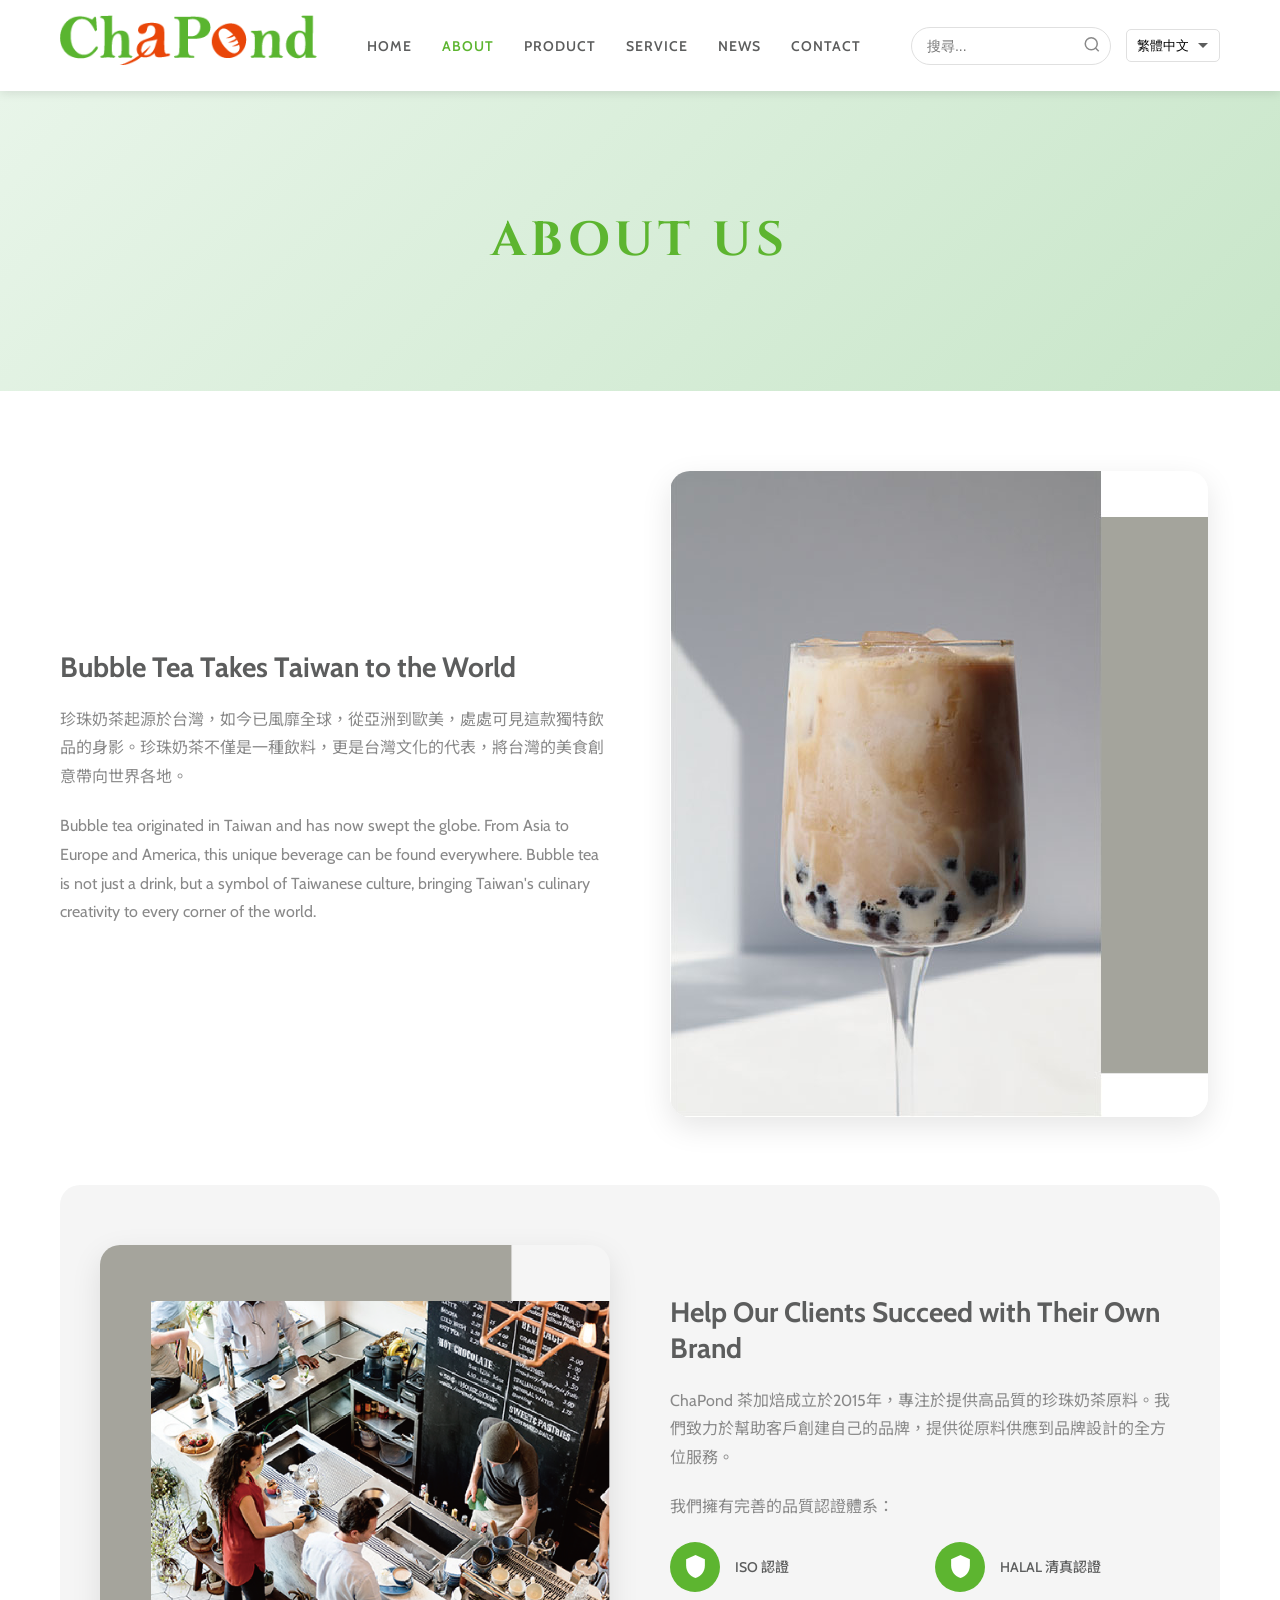
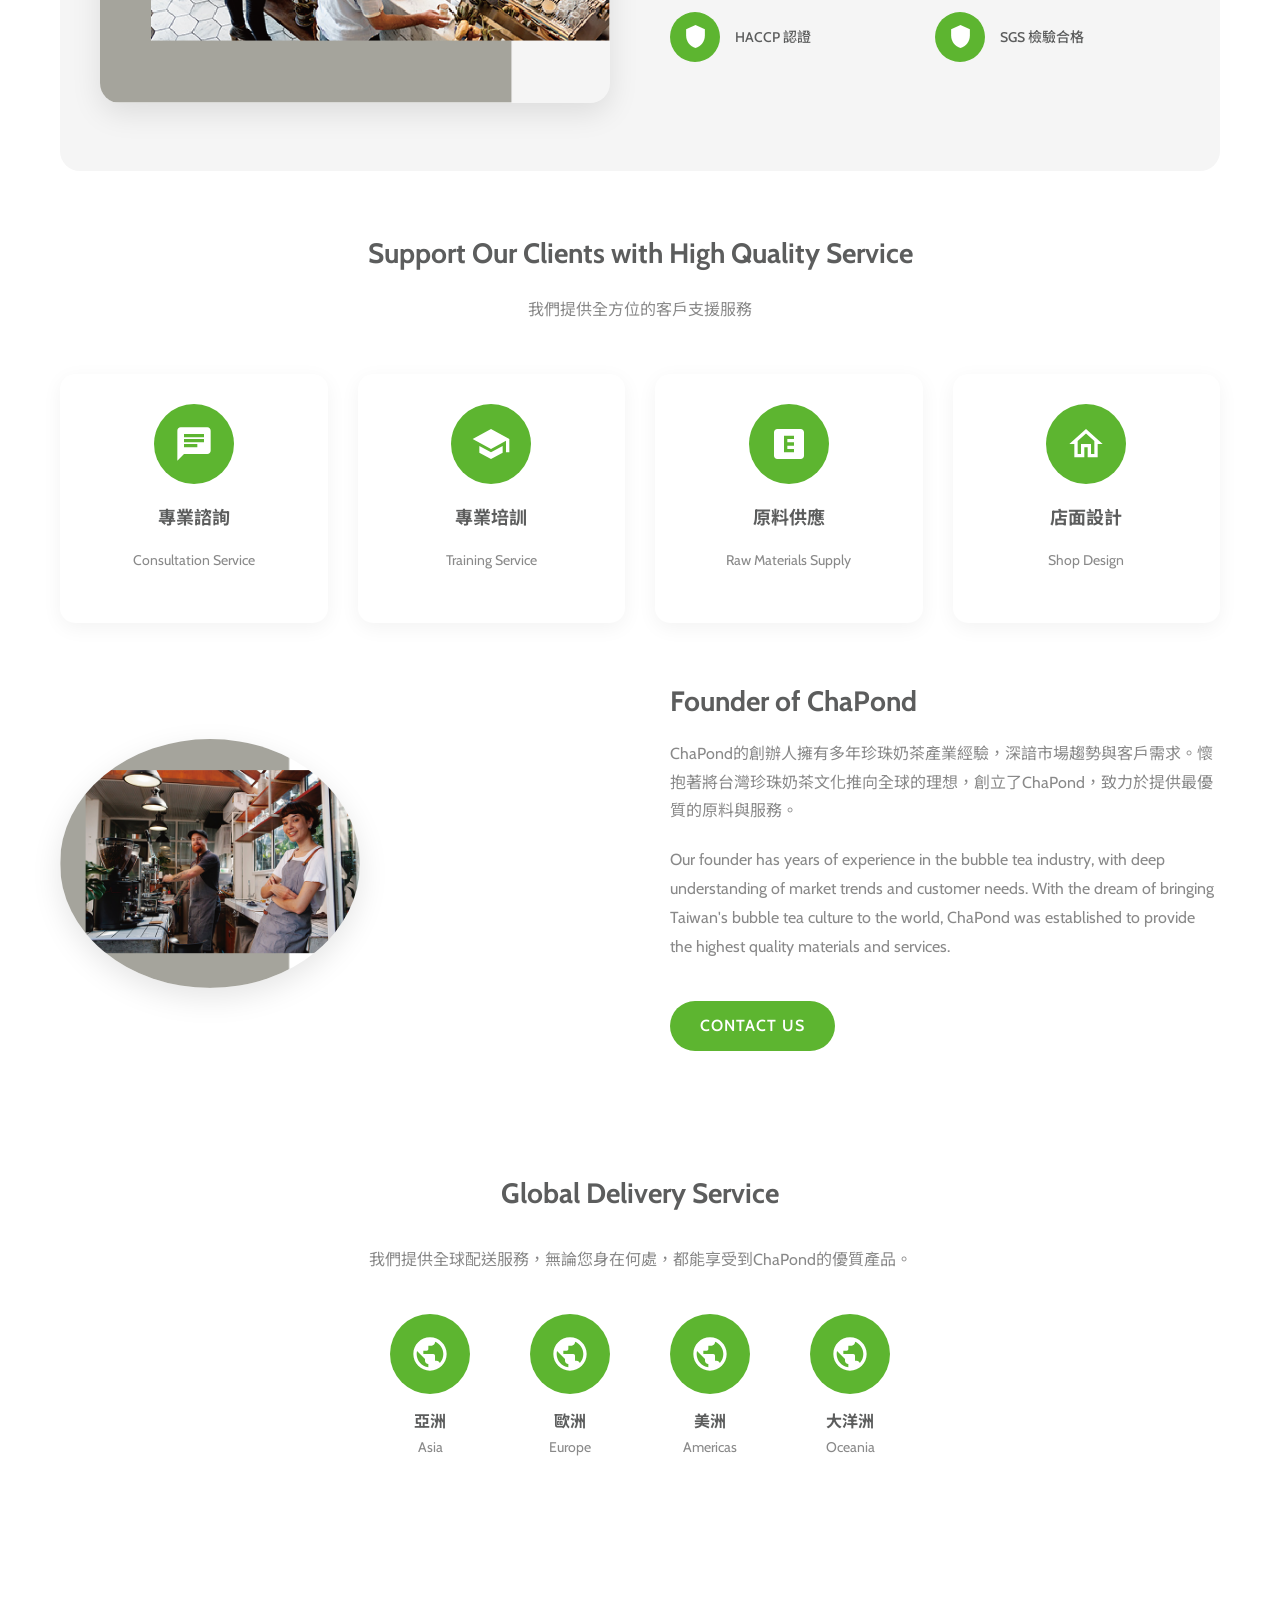
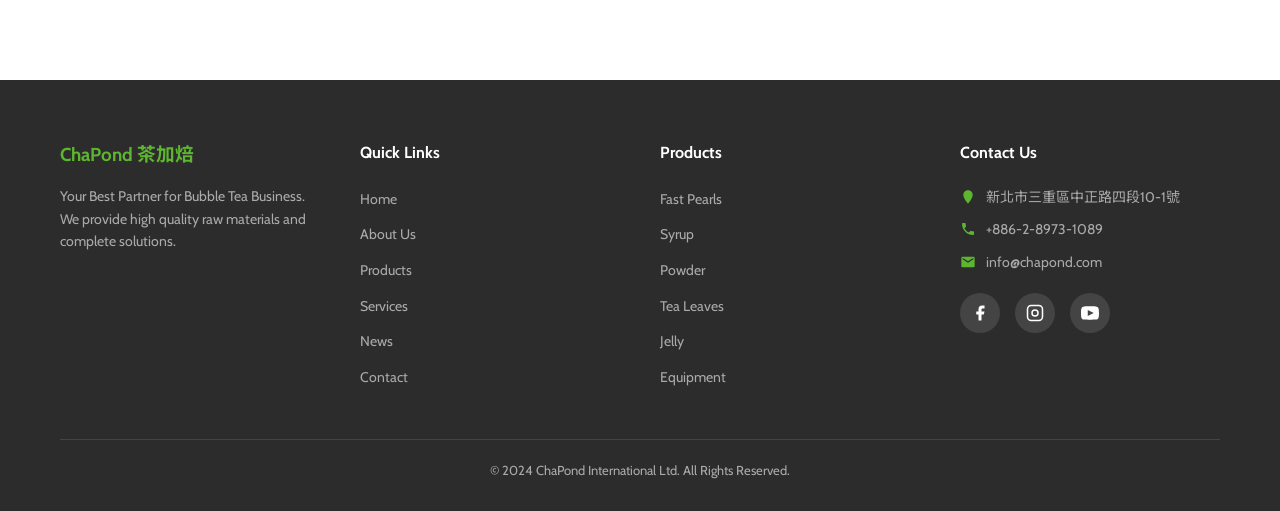
<file: about.html>
<!DOCTYPE html>
<html lang="zh-TW">
<head>
    <meta charset="UTF-8">
    <meta name="viewport" content="width=device-width, initial-scale=1.0">
    <meta name="description" content="關於 ChaPond 茶加焙 - 專業珍珠奶茶原料供應商">
    <title>About - ChaPond 茶加焙</title>
    <link rel="preconnect" href="https://fonts.googleapis.com">
    <link rel="preconnect" href="https://fonts.gstatic.com" crossorigin>
    <link href="https://fonts.googleapis.com/css2?family=Cabin:wght@400;500;600;700&family=Cinzel:wght@400;700&family=Noto+Sans+TC:wght@300;400;500;700&display=swap" rel="stylesheet">
    <link rel="stylesheet" href="css/style.css">
</head>
<body>
    <!-- 加载动画 -->
    <div class="loader" id="loader">
        <div class="loader-spinner"></div>
    </div>

    <!-- 导航栏 -->
    <header class="header">
        <nav class="nav-container">
            <a href="index.html" class="logo">
                <img src="images/logo.png" alt="ChaPond 茶加焙" onerror="this.style.display='none'; this.parentElement.innerHTML='<span>ChaPond 茶加焙</span>'">
            </a>

            <ul class="nav-menu" id="navMenu">
                <li><a href="index.html">HOME</a></li>
                <li class="active"><a href="about.html">ABOUT</a></li>
                <li class="dropdown">
                    <a href="product.html">PRODUCT</a>
                    <div class="dropdown-content">
                        <a href="product.html#pearls">快煮珍珠 Fast Pearls</a>
                        <a href="product.html#syrup">糖漿 Syrup</a>
                        <a href="product.html#powder">粉類 Powder</a>
                        <a href="product.html#tea">茶葉 Tea</a>
                        <a href="product.html#jelly">果凍 Jelly</a>
                        <a href="product.html#popping">爆漿珍珠 Popping Boba</a>
                        <a href="product.html#equipment">設備 Equipment</a>
                    </div>
                </li>
                <li><a href="service.html">SERVICE</a></li>
                <li><a href="news.html">NEWS</a></li>
                <li><a href="contact.html">CONTACT</a></li>
            </ul>

            <div class="nav-icons">
                <div class="search-box">
                    <input type="text" placeholder="搜尋...">
                    <button type="submit">
                        <svg width="18" height="18" viewBox="0 0 24 24" fill="none" stroke="currentColor" stroke-width="2">
                            <circle cx="11" cy="11" r="8"></circle>
                            <path d="M21 21l-4.35-4.35"></path>
                        </svg>
                    </button>
                </div>
                <div class="language-selector">
                    <select id="language">
                        <option value="zh-TW">繁體中文</option>
                        <option value="zh-CN">简体中文</option>
                        <option value="en">English</option>
                    </select>
                </div>
            </div>

            <div class="hamburger" id="hamburger">
                <span></span>
                <span></span>
                <span></span>
            </div>
        </nav>
    </header>

    <!-- 页面横幅 -->
    <section class="page-banner">
        <h1>ABOUT US</h1>
    </section>

    <!-- 主内容区域 -->
    <section class="content-section">
        <div class="container">
            <!-- 珍珠奶茶文化 -->
            <div class="content-block">
                <div class="about-content">
                    <div class="about-text">
                        <h2>Bubble Tea Takes Taiwan to the World</h2>
                        <p>珍珠奶茶起源於台灣，如今已風靡全球，從亞洲到歐美，處處可見這款獨特飲品的身影。珍珠奶茶不僅是一種飲料，更是台灣文化的代表，將台灣的美食創意帶向世界各地。</p>
                        <p>Bubble tea originated in Taiwan and has now swept the globe. From Asia to Europe and America, this unique beverage can be found everywhere. Bubble tea is not just a drink, but a symbol of Taiwanese culture, bringing Taiwan's culinary creativity to every corner of the world.</p>
                    </div>
                    <div class="about-image">
                        <img src="images/about-bubble-tea.jpg" alt="Bubble Tea Culture" onerror="this.onerror=null; this.parentElement.innerHTML='<div style=background:%23e8f5e9;height:100%;display:flex;align-items:center;justify-content:center;color:%235DB530;font-size:16px>Image</div>'">
                    </div>
                </div>
            </div>

            <!-- 公司介绍 -->
            <div class="content-block" style="background: var(--bg-light); padding: 60px 40px; border-radius: 20px; margin: 60px 0;">
                <div class="about-content" style="flex-direction: row-reverse;">
                    <div class="about-text">
                        <h2>Help Our Clients Succeed with Their Own Brand</h2>
                        <p>ChaPond 茶加焙成立於2015年，專注於提供高品質的珍珠奶茶原料。我們致力於幫助客戶創建自己的品牌，提供從原料供應到品牌設計的全方位服務。</p>
                        <p>我們擁有完善的品質認證體系：</p>
                        <div class="features-grid" style="margin-top: 20px;">
                            <div class="feature-item">
                                <div class="feature-icon">
                                    <svg width="25" height="25" viewBox="0 0 24 24" fill="white">
                                        <path d="M12 1L3 5v6c0 5.55 3.84 10.74 9 12 5.16-1.26 9-6.45 9-12V5l-9-4z"/>
                                    </svg>
                                </div>
                                <span>ISO 認證</span>
                            </div>
                            <div class="feature-item">
                                <div class="feature-icon">
                                    <svg width="25" height="25" viewBox="0 0 24 24" fill="white">
                                        <path d="M12 1L3 5v6c0 5.55 3.84 10.74 9 12 5.16-1.26 9-6.45 9-12V5l-9-4z"/>
                                    </svg>
                                </div>
                                <span>HALAL 清真認證</span>
                            </div>
                            <div class="feature-item">
                                <div class="feature-icon">
                                    <svg width="25" height="25" viewBox="0 0 24 24" fill="white">
                                        <path d="M12 1L3 5v6c0 5.55 3.84 10.74 9 12 5.16-1.26 9-6.45 9-12V5l-9-4z"/>
                                    </svg>
                                </div>
                                <span>HACCP 認證</span>
                            </div>
                            <div class="feature-item">
                                <div class="feature-icon">
                                    <svg width="25" height="25" viewBox="0 0 24 24" fill="white">
                                        <path d="M12 1L3 5v6c0 5.55 3.84 10.74 9 12 5.16-1.26 9-6.45 9-12V5l-9-4z"/>
                                    </svg>
                                </div>
                                <span>SGS 檢驗合格</span>
                            </div>
                        </div>
                    </div>
                    <div class="about-image">
                        <img src="images/about-company.jpg" alt="ChaPond Company" onerror="this.onerror=null; this.parentElement.innerHTML='<div style=background:%23e8f5e9;height:100%;display:flex;align-items:center;justify-content:center;color:%235DB530;font-size:16px>Image</div>'">
                    </div>
                </div>
            </div>

            <!-- 服务支持 -->
            <div class="content-block">
                <div class="section-title">
                    <h2>Support Our Clients with High Quality Service</h2>
                    <p>我們提供全方位的客戶支援服務</p>
                </div>
                <div class="services-grid" style="margin-top: 40px;">
                    <div class="service-card">
                        <div class="icon">
                            <svg width="40" height="40" viewBox="0 0 24 24" fill="white">
                                <path d="M20 2H4c-1.1 0-1.99.9-1.99 2L2 22l4-4h14c1.1 0 2-.9 2-2V4c0-1.1-.9-2-2-2zM6 9h12v2H6V9zm8 5H6v-2h8v2zm4-6H6V6h12v2z"/>
                            </svg>
                        </div>
                        <h3>專業諮詢</h3>
                        <p>Consultation Service</p>
                    </div>
                    <div class="service-card">
                        <div class="icon">
                            <svg width="40" height="40" viewBox="0 0 24 24" fill="white">
                                <path d="M5 13.18v4L12 21l7-3.82v-4L12 17l-7-3.82zM12 3L1 9l11 6 9-4.91V17h2V9L12 3z"/>
                            </svg>
                        </div>
                        <h3>專業培訓</h3>
                        <p>Training Service</p>
                    </div>
                    <div class="service-card">
                        <div class="icon">
                            <svg width="40" height="40" viewBox="0 0 24 24" fill="white">
                                <path d="M19 3H5c-1.1 0-2 .9-2 2v14c0 1.1.9 2 2 2h14c1.1 0 2-.9 2-2V5c0-1.1-.9-2-2-2zm-4 6h-4v2h4v2h-4v2h4v2H9V7h6v2z"/>
                            </svg>
                        </div>
                        <h3>原料供應</h3>
                        <p>Raw Materials Supply</p>
                    </div>
                    <div class="service-card">
                        <div class="icon">
                            <svg width="40" height="40" viewBox="0 0 24 24" fill="white">
                                <path d="M12 3L2 12h3v8h6v-6h2v6h6v-8h3L12 3zm5 15h-2v-6H9v6H7v-7.81l5-4.5 5 4.5V18z"/>
                            </svg>
                        </div>
                        <h3>店面設計</h3>
                        <p>Shop Design</p>
                    </div>
                </div>
            </div>

            <!-- 创办人介绍 -->
            <div class="content-block" style="margin-top: 60px;">
                <div class="about-content">
                    <div class="about-image">
                        <img src="images/founder.jpg" alt="Founder" onerror="this.onerror=null; this.parentElement.innerHTML='<div style=background:%23e8f5e9;height:100%;display:flex;align-items:center;justify-content:center;color:%235DB530;font-size:16px>Image</div>'" style="border-radius: 50%; max-width: 300px;">
                    </div>
                    <div class="about-text">
                        <h2>Founder of ChaPond</h2>
                        <p>ChaPond的創辦人擁有多年珍珠奶茶產業經驗，深諳市場趨勢與客戶需求。懷抱著將台灣珍珠奶茶文化推向全球的理想，創立了ChaPond，致力於提供最優質的原料與服務。</p>
                        <p>Our founder has years of experience in the bubble tea industry, with deep understanding of market trends and customer needs. With the dream of bringing Taiwan's bubble tea culture to the world, ChaPond was established to provide the highest quality materials and services.</p>
                        <a href="contact.html" class="btn" style="margin-top: 20px;">CONTACT US</a>
                    </div>
                </div>
            </div>

            <!-- 全球配送 -->
            <div class="content-block" style="text-align: center; padding: 60px 0;">
                <h2 style="margin-bottom: 30px;">Global Delivery Service</h2>
                <p style="max-width: 700px; margin: 0 auto 40px;">我們提供全球配送服務，無論您身在何處，都能享受到ChaPond的優質產品。</p>
                <div style="display: flex; justify-content: center; gap: 60px; flex-wrap: wrap;">
                    <div style="text-align: center;">
                        <div style="width: 80px; height: 80px; background: var(--primary-color); border-radius: 50%; display: flex; align-items: center; justify-content: center; margin: 0 auto 15px;">
                            <svg width="40" height="40" viewBox="0 0 24 24" fill="white">
                                <path d="M12 2C6.48 2 2 6.48 2 12s4.48 10 10 10 10-4.48 10-10S17.52 2 12 2zm-1 17.93c-3.95-.49-7-3.85-7-7.93 0-.62.08-1.21.21-1.79L9 15v1c0 1.1.9 2 2 2v1.93zm6.9-2.54c-.26-.81-1-1.39-1.9-1.39h-1v-3c0-.55-.45-1-1-1H8v-2h2c.55 0 1-.45 1-1V7h2c1.1 0 2-.9 2-2v-.41c2.93 1.19 5 4.06 5 7.41 0 2.08-.8 3.97-2.1 5.39z"/>
                            </svg>
                        </div>
                        <h4>亞洲</h4>
                        <p style="font-size: 14px; color: var(--text-light);">Asia</p>
                    </div>
                    <div style="text-align: center;">
                        <div style="width: 80px; height: 80px; background: var(--primary-color); border-radius: 50%; display: flex; align-items: center; justify-content: center; margin: 0 auto 15px;">
                            <svg width="40" height="40" viewBox="0 0 24 24" fill="white">
                                <path d="M12 2C6.48 2 2 6.48 2 12s4.48 10 10 10 10-4.48 10-10S17.52 2 12 2zm-1 17.93c-3.95-.49-7-3.85-7-7.93 0-.62.08-1.21.21-1.79L9 15v1c0 1.1.9 2 2 2v1.93zm6.9-2.54c-.26-.81-1-1.39-1.9-1.39h-1v-3c0-.55-.45-1-1-1H8v-2h2c.55 0 1-.45 1-1V7h2c1.1 0 2-.9 2-2v-.41c2.93 1.19 5 4.06 5 7.41 0 2.08-.8 3.97-2.1 5.39z"/>
                            </svg>
                        </div>
                        <h4>歐洲</h4>
                        <p style="font-size: 14px; color: var(--text-light);">Europe</p>
                    </div>
                    <div style="text-align: center;">
                        <div style="width: 80px; height: 80px; background: var(--primary-color); border-radius: 50%; display: flex; align-items: center; justify-content: center; margin: 0 auto 15px;">
                            <svg width="40" height="40" viewBox="0 0 24 24" fill="white">
                                <path d="M12 2C6.48 2 2 6.48 2 12s4.48 10 10 10 10-4.48 10-10S17.52 2 12 2zm-1 17.93c-3.95-.49-7-3.85-7-7.93 0-.62.08-1.21.21-1.79L9 15v1c0 1.1.9 2 2 2v1.93zm6.9-2.54c-.26-.81-1-1.39-1.9-1.39h-1v-3c0-.55-.45-1-1-1H8v-2h2c.55 0 1-.45 1-1V7h2c1.1 0 2-.9 2-2v-.41c2.93 1.19 5 4.06 5 7.41 0 2.08-.8 3.97-2.1 5.39z"/>
                            </svg>
                        </div>
                        <h4>美洲</h4>
                        <p style="font-size: 14px; color: var(--text-light);">Americas</p>
                    </div>
                    <div style="text-align: center;">
                        <div style="width: 80px; height: 80px; background: var(--primary-color); border-radius: 50%; display: flex; align-items: center; justify-content: center; margin: 0 auto 15px;">
                            <svg width="40" height="40" viewBox="0 0 24 24" fill="white">
                                <path d="M12 2C6.48 2 2 6.48 2 12s4.48 10 10 10 10-4.48 10-10S17.52 2 12 2zm-1 17.93c-3.95-.49-7-3.85-7-7.93 0-.62.08-1.21.21-1.79L9 15v1c0 1.1.9 2 2 2v1.93zm6.9-2.54c-.26-.81-1-1.39-1.9-1.39h-1v-3c0-.55-.45-1-1-1H8v-2h2c.55 0 1-.45 1-1V7h2c1.1 0 2-.9 2-2v-.41c2.93 1.19 5 4.06 5 7.41 0 2.08-.8 3.97-2.1 5.39z"/>
                            </svg>
                        </div>
                        <h4>大洋洲</h4>
                        <p style="font-size: 14px; color: var(--text-light);">Oceania</p>
                    </div>
                </div>
            </div>
        </div>
    </section>

    <!-- 页脚 -->
    <footer class="footer">
        <div class="container">
            <div class="footer-content">
                <div class="footer-logo">
                    <h3 style="color: #5DB530; margin-bottom: 15px;">ChaPond 茶加焙</h3>
                    <p>Your Best Partner for Bubble Tea Business. We provide high quality raw materials and complete solutions.</p>
                </div>
                <div class="footer-section">
                    <h4>Quick Links</h4>
                    <ul>
                        <li><a href="index.html">Home</a></li>
                        <li><a href="about.html">About Us</a></li>
                        <li><a href="product.html">Products</a></li>
                        <li><a href="service.html">Services</a></li>
                        <li><a href="news.html">News</a></li>
                        <li><a href="contact.html">Contact</a></li>
                    </ul>
                </div>
                <div class="footer-section">
                    <h4>Products</h4>
                    <ul>
                        <li><a href="product.html#pearls">Fast Pearls</a></li>
                        <li><a href="product.html#syrup">Syrup</a></li>
                        <li><a href="product.html#powder">Powder</a></li>
                        <li><a href="product.html#tea">Tea Leaves</a></li>
                        <li><a href="product.html#jelly">Jelly</a></li>
                        <li><a href="product.html#equipment">Equipment</a></li>
                    </ul>
                </div>
                <div class="footer-section footer-contact">
                    <h4>Contact Us</h4>
                    <p>
                        <svg width="16" height="16" viewBox="0 0 24 24" fill="#5DB530">
                            <path d="M12 2C8.13 2 5 5.13 5 9c0 5.25 7 13 7 13s7-7.75 7-13c0-3.87-3.13-7-7-7z"/>
                        </svg>
                        新北市三重區中正路四段10-1號
                    </p>
                    <p>
                        <svg width="16" height="16" viewBox="0 0 24 24" fill="#5DB530">
                            <path d="M6.62 10.79c1.44 2.83 3.76 5.14 6.59 6.59l2.2-2.2c.27-.27.67-.36 1.02-.24 1.12.37 2.33.57 3.57.57.55 0 1 .45 1 1V20c0 .55-.45 1-1 1-9.39 0-17-7.61-17-17 0-.55.45-1 1-1h3.5c.55 0 1 .45 1 1 0 1.25.2 2.45.57 3.57.11.35.03.74-.25 1.02l-2.2 2.2z"/>
                        </svg>
                        +886-2-8973-1089
                    </p>
                    <p>
                        <svg width="16" height="16" viewBox="0 0 24 24" fill="#5DB530">
                            <path d="M20 4H4c-1.1 0-1.99.9-1.99 2L2 18c0 1.1.9 2 2 2h16c1.1 0 2-.9 2-2V6c0-1.1-.9-2-2-2zm0 4l-8 5-8-5V6l8 5 8-5v2z"/>
                        </svg>
                        info@chapond.com
                    </p>
                    <div class="social-links">
                        <a href="#" aria-label="Facebook">
                            <svg width="18" height="18" viewBox="0 0 24 24" fill="white">
                                <path d="M18 2h-3a5 5 0 0 0-5 5v3H7v4h3v8h4v-8h3l1-4h-4V7a1 1 0 0 1 1-1h3z"/>
                            </svg>
                        </a>
                        <a href="#" aria-label="Instagram">
                            <svg width="18" height="18" viewBox="0 0 24 24" fill="white">
                                <rect x="2" y="2" width="20" height="20" rx="5" ry="5" fill="none" stroke="white" stroke-width="2"/>
                                <circle cx="12" cy="12" r="4" fill="none" stroke="white" stroke-width="2"/>
                            </svg>
                        </a>
                        <a href="#" aria-label="YouTube">
                            <svg width="18" height="18" viewBox="0 0 24 24" fill="white">
                                <path d="M19.615 3.184c-3.604-.246-11.631-.245-15.23 0-3.897.266-4.356 2.62-4.385 8.816.029 6.185.484 8.549 4.385 8.816 3.6.245 11.626.246 15.23 0 3.897-.266 4.356-2.62 4.385-8.816-.029-6.185-.484-8.549-4.385-8.816zm-10.615 12.816v-8l8 3.993-8 4.007z"/>
                            </svg>
                        </a>
                    </div>
                </div>
            </div>
            <div class="footer-bottom">
                <p>&copy; 2024 ChaPond International Ltd. All Rights Reserved.</p>
            </div>
        </div>
    </footer>

    <script src="js/main.js"></script>
</body>
</html>
</file>
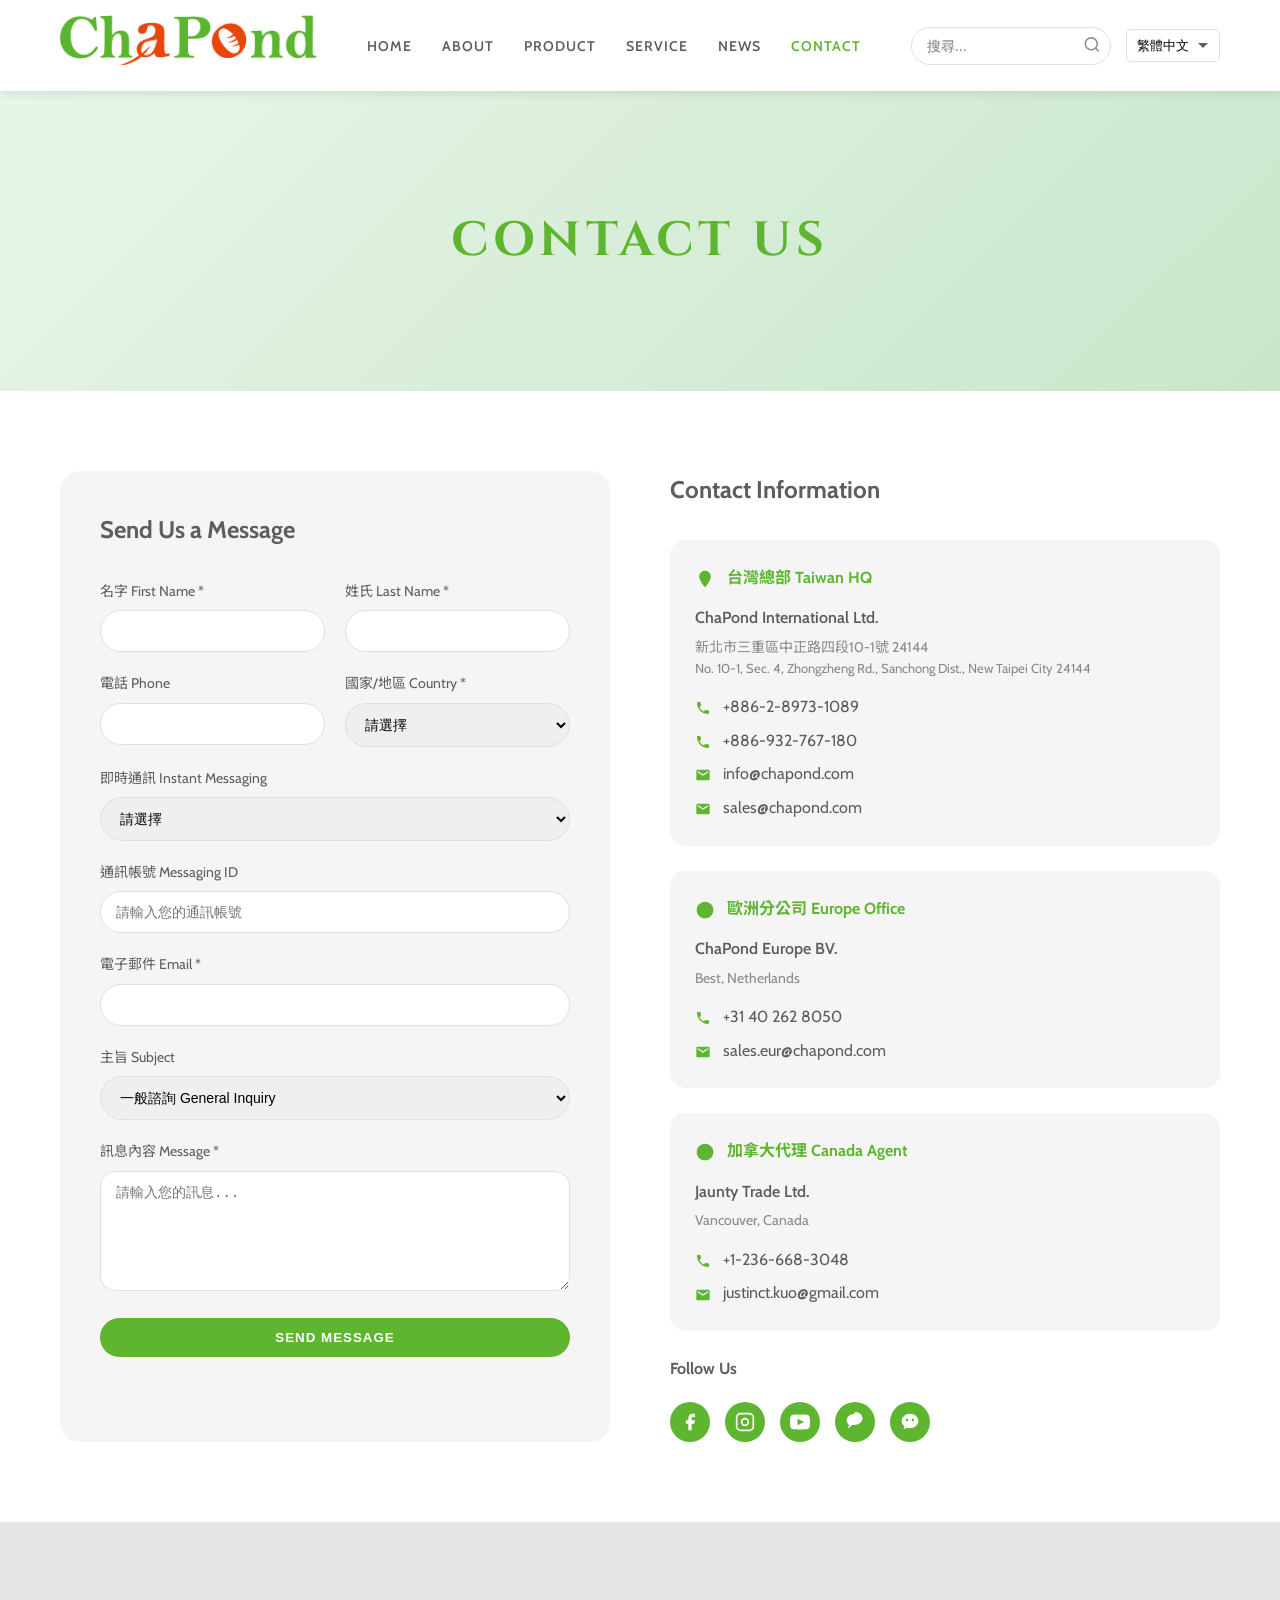
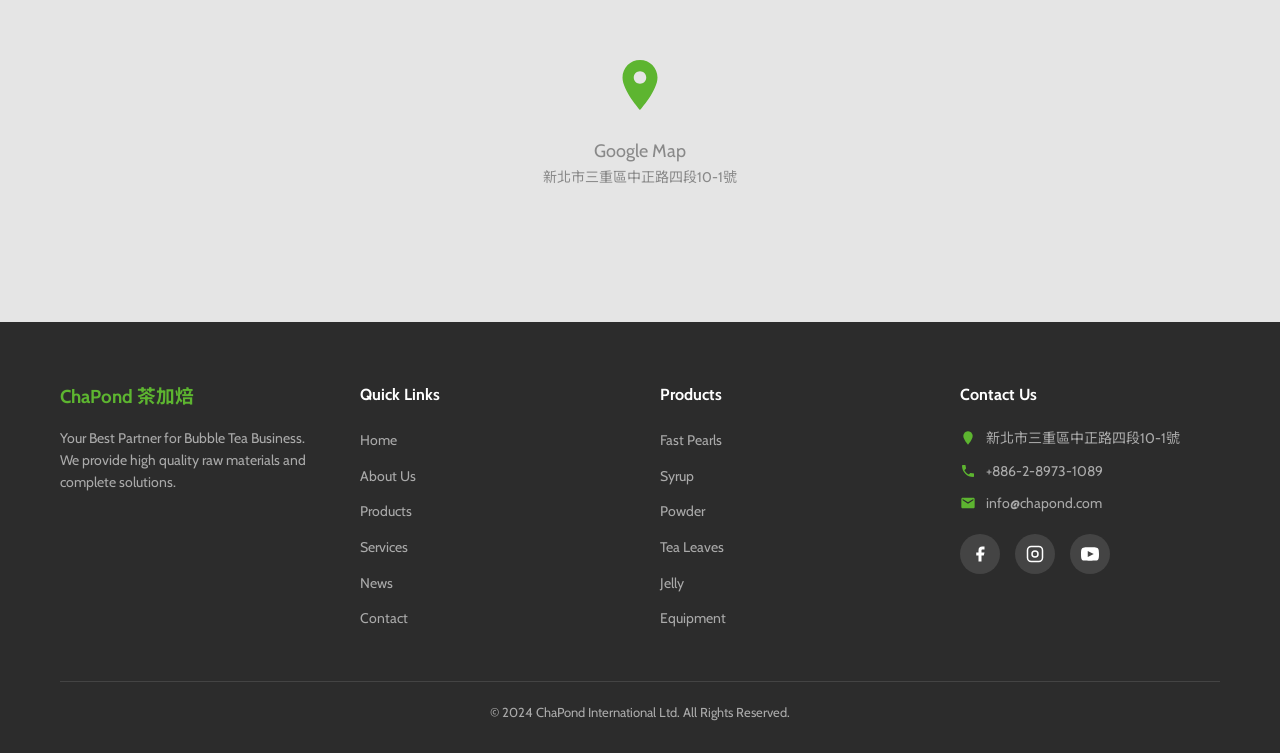
<file: contact.html>
<!DOCTYPE html>
<html lang="zh-TW">
<head>
    <meta charset="UTF-8">
    <meta name="viewport" content="width=device-width, initial-scale=1.0">
    <meta name="description" content="聯繫 ChaPond 茶加焙 - 獲取產品報價與服務諮詢">
    <title>Contact - ChaPond 茶加焙</title>
    <link rel="preconnect" href="https://fonts.googleapis.com">
    <link rel="preconnect" href="https://fonts.gstatic.com" crossorigin>
    <link href="https://fonts.googleapis.com/css2?family=Cabin:wght@400;500;600;700&family=Cinzel:wght@400;700&family=Noto+Sans+TC:wght@300;400;500;700&display=swap" rel="stylesheet">
    <link rel="stylesheet" href="css/style.css">
</head>
<body>
    <!-- 加载动画 -->
    <div class="loader" id="loader">
        <div class="loader-spinner"></div>
    </div>

    <!-- 导航栏 -->
    <header class="header">
        <nav class="nav-container">
            <a href="index.html" class="logo">
                <img src="images/logo.png" alt="ChaPond 茶加焙" onerror="this.style.display='none'; this.parentElement.innerHTML='<span>ChaPond 茶加焙</span>'">
            </a>

            <ul class="nav-menu" id="navMenu">
                <li><a href="index.html">HOME</a></li>
                <li><a href="about.html">ABOUT</a></li>
                <li class="dropdown">
                    <a href="product.html">PRODUCT</a>
                    <div class="dropdown-content">
                        <a href="product.html#pearls">快煮珍珠 Fast Pearls</a>
                        <a href="product.html#syrup">糖漿 Syrup</a>
                        <a href="product.html#powder">粉類 Powder</a>
                        <a href="product.html#tea">茶葉 Tea</a>
                        <a href="product.html#jelly">果凍 Jelly</a>
                        <a href="product.html#equipment">設備 Equipment</a>
                    </div>
                </li>
                <li><a href="service.html">SERVICE</a></li>
                <li><a href="news.html">NEWS</a></li>
                <li class="active"><a href="contact.html">CONTACT</a></li>
            </ul>

            <div class="nav-icons">
                <div class="search-box">
                    <input type="text" placeholder="搜尋...">
                    <button type="submit">
                        <svg width="18" height="18" viewBox="0 0 24 24" fill="none" stroke="currentColor" stroke-width="2">
                            <circle cx="11" cy="11" r="8"></circle>
                            <path d="M21 21l-4.35-4.35"></path>
                        </svg>
                    </button>
                </div>
                <div class="language-selector">
                    <select id="language">
                        <option value="zh-TW">繁體中文</option>
                        <option value="zh-CN">简体中文</option>
                        <option value="en">English</option>
                    </select>
                </div>
            </div>

            <div class="hamburger" id="hamburger">
                <span></span>
                <span></span>
                <span></span>
            </div>
        </nav>
    </header>

    <!-- 页面横幅 -->
    <section class="page-banner">
        <h1>CONTACT US</h1>
    </section>

    <!-- 联系信息 -->
    <section class="content-section">
        <div class="container">
            <div class="contact-grid">
                <!-- 联系表单 -->
                <div class="contact-form">
                    <h3>Send Us a Message</h3>
                    <form id="contactForm">
                        <div class="form-row">
                            <div class="form-group">
                                <label for="firstName">名字 First Name *</label>
                                <input type="text" id="firstName" name="firstName" required>
                            </div>
                            <div class="form-group">
                                <label for="lastName">姓氏 Last Name *</label>
                                <input type="text" id="lastName" name="lastName" required>
                            </div>
                        </div>
                        <div class="form-row">
                            <div class="form-group">
                                <label for="phone">電話 Phone</label>
                                <input type="tel" id="phone" name="phone">
                            </div>
                            <div class="form-group">
                                <label for="country">國家/地區 Country *</label>
                                <select id="country" name="country" required>
                                    <option value="">請選擇</option>
                                    <option value="TW">台灣 Taiwan</option>
                                    <option value="CN">中國 China</option>
                                    <option value="HK">香港 Hong Kong</option>
                                    <option value="JP">日本 Japan</option>
                                    <option value="KR">韓國 Korea</option>
                                    <option value="SG">新加坡 Singapore</option>
                                    <option value="MY">馬來西亞 Malaysia</option>
                                    <option value="TH">泰國 Thailand</option>
                                    <option value="VN">越南 Vietnam</option>
                                    <option value="PH">菲律賓 Philippines</option>
                                    <option value="ID">印尼 Indonesia</option>
                                    <option value="US">美國 USA</option>
                                    <option value="CA">加拿大 Canada</option>
                                    <option value="AU">澳洲 Australia</option>
                                    <option value="NZ">紐西蘭 New Zealand</option>
                                    <option value="UK">英國 UK</option>
                                    <option value="DE">德國 Germany</option>
                                    <option value="FR">法國 France</option>
                                    <option value="NL">荷蘭 Netherlands</option>
                                    <option value="other">其他 Other</option>
                                </select>
                            </div>
                        </div>
                        <div class="form-group">
                            <label for="contactMethod">即時通訊 Instant Messaging</label>
                            <select id="contactMethod" name="contactMethod">
                                <option value="">請選擇</option>
                                <option value="whatsapp">WhatsApp</option>
                                <option value="wechat">WeChat 微信</option>
                                <option value="line">LINE</option>
                                <option value="telegram">Telegram</option>
                                <option value="skype">Skype</option>
                            </select>
                        </div>
                        <div class="form-group">
                            <label for="contactId">通訊帳號 Messaging ID</label>
                            <input type="text" id="contactId" name="contactId" placeholder="請輸入您的通訊帳號">
                        </div>
                        <div class="form-group">
                            <label for="email">電子郵件 Email *</label>
                            <input type="email" id="email" name="email" required>
                        </div>
                        <div class="form-group">
                            <label for="subject">主旨 Subject</label>
                            <select id="subject" name="subject">
                                <option value="general">一般諮詢 General Inquiry</option>
                                <option value="product">產品詢價 Product Inquiry</option>
                                <option value="service">服務諮詢 Service Inquiry</option>
                                <option value="training">培訓課程 Training Course</option>
                                <option value="partnership">合作洽談 Partnership</option>
                                <option value="other">其他 Other</option>
                            </select>
                        </div>
                        <div class="form-group">
                            <label for="message">訊息內容 Message *</label>
                            <textarea id="message" name="message" rows="5" required placeholder="請輸入您的訊息..."></textarea>
                        </div>
                        <button type="submit" class="btn" style="width: 100%;">SEND MESSAGE</button>
                    </form>
                </div>

                <!-- 联系资讯 -->
                <div class="contact-info">
                    <h3>Contact Information</h3>

                    <!-- 台湾总部 -->
                    <div style="background: var(--bg-light); padding: 25px; border-radius: 15px; margin-bottom: 25px;">
                        <h4 style="color: var(--primary-color); margin-bottom: 15px;">
                            <svg width="20" height="20" viewBox="0 0 24 24" fill="#5DB530" style="vertical-align: middle; margin-right: 8px;">
                                <path d="M12 2C8.13 2 5 5.13 5 9c0 5.25 7 13 7 13s7-7.75 7-13c0-3.87-3.13-7-7-7z"/>
                            </svg>
                            台灣總部 Taiwan HQ
                        </h4>
                        <p style="font-weight: 600; margin-bottom: 5px;">ChaPond International Ltd.</p>
                        <div class="contact-item" style="margin-bottom: 15px;">
                            <div class="text">
                                <p>新北市三重區中正路四段10-1號 24144</p>
                                <p style="font-size: 13px; color: var(--text-light);">No. 10-1, Sec. 4, Zhongzheng Rd., Sanchong Dist., New Taipei City 24144</p>
                            </div>
                        </div>
                        <p style="margin-bottom: 8px;">
                            <svg width="16" height="16" viewBox="0 0 24 24" fill="#5DB530" style="vertical-align: middle; margin-right: 8px;">
                                <path d="M6.62 10.79c1.44 2.83 3.76 5.14 6.59 6.59l2.2-2.2c.27-.27.67-.36 1.02-.24 1.12.37 2.33.57 3.57.57.55 0 1 .45 1 1V20c0 .55-.45 1-1 1-9.39 0-17-7.61-17-17 0-.55.45-1 1-1h3.5c.55 0 1 .45 1 1 0 1.25.2 2.45.57 3.57.11.35.03.74-.25 1.02l-2.2 2.2z"/>
                            </svg>
                            +886-2-8973-1089
                        </p>
                        <p style="margin-bottom: 8px;">
                            <svg width="16" height="16" viewBox="0 0 24 24" fill="#5DB530" style="vertical-align: middle; margin-right: 8px;">
                                <path d="M6.62 10.79c1.44 2.83 3.76 5.14 6.59 6.59l2.2-2.2c.27-.27.67-.36 1.02-.24 1.12.37 2.33.57 3.57.57.55 0 1 .45 1 1V20c0 .55-.45 1-1 1-9.39 0-17-7.61-17-17 0-.55.45-1 1-1h3.5c.55 0 1 .45 1 1 0 1.25.2 2.45.57 3.57.11.35.03.74-.25 1.02l-2.2 2.2z"/>
                            </svg>
                            +886-932-767-180
                        </p>
                        <p style="margin-bottom: 8px;">
                            <svg width="16" height="16" viewBox="0 0 24 24" fill="#5DB530" style="vertical-align: middle; margin-right: 8px;">
                                <path d="M20 4H4c-1.1 0-1.99.9-1.99 2L2 18c0 1.1.9 2 2 2h16c1.1 0 2-.9 2-2V6c0-1.1-.9-2-2-2zm0 4l-8 5-8-5V6l8 5 8-5v2z"/>
                            </svg>
                            info@chapond.com
                        </p>
                        <p>
                            <svg width="16" height="16" viewBox="0 0 24 24" fill="#5DB530" style="vertical-align: middle; margin-right: 8px;">
                                <path d="M20 4H4c-1.1 0-1.99.9-1.99 2L2 18c0 1.1.9 2 2 2h16c1.1 0 2-.9 2-2V6c0-1.1-.9-2-2-2zm0 4l-8 5-8-5V6l8 5 8-5v2z"/>
                            </svg>
                            sales@chapond.com
                        </p>
                    </div>

                    <!-- 欧洲分公司 -->
                    <div style="background: var(--bg-light); padding: 25px; border-radius: 15px; margin-bottom: 25px;">
                        <h4 style="color: var(--primary-color); margin-bottom: 15px;">
                            <svg width="20" height="20" viewBox="0 0 24 24" fill="#5DB530" style="vertical-align: middle; margin-right: 8px;">
                                <path d="M12 2C6.48 2 2 6.48 2 12s4.48 10 10 10 10-4.48 10-10S17.52 2 12 2z"/>
                            </svg>
                            歐洲分公司 Europe Office
                        </h4>
                        <p style="font-weight: 600; margin-bottom: 5px;">ChaPond Europe BV.</p>
                        <div class="contact-item" style="margin-bottom: 15px;">
                            <div class="text">
                                <p>Best, Netherlands</p>
                            </div>
                        </div>
                        <p style="margin-bottom: 8px;">
                            <svg width="16" height="16" viewBox="0 0 24 24" fill="#5DB530" style="vertical-align: middle; margin-right: 8px;">
                                <path d="M6.62 10.79c1.44 2.83 3.76 5.14 6.59 6.59l2.2-2.2c.27-.27.67-.36 1.02-.24 1.12.37 2.33.57 3.57.57.55 0 1 .45 1 1V20c0 .55-.45 1-1 1-9.39 0-17-7.61-17-17 0-.55.45-1 1-1h3.5c.55 0 1 .45 1 1 0 1.25.2 2.45.57 3.57.11.35.03.74-.25 1.02l-2.2 2.2z"/>
                            </svg>
                            +31 40 262 8050
                        </p>
                        <p>
                            <svg width="16" height="16" viewBox="0 0 24 24" fill="#5DB530" style="vertical-align: middle; margin-right: 8px;">
                                <path d="M20 4H4c-1.1 0-1.99.9-1.99 2L2 18c0 1.1.9 2 2 2h16c1.1 0 2-.9 2-2V6c0-1.1-.9-2-2-2zm0 4l-8 5-8-5V6l8 5 8-5v2z"/>
                            </svg>
                            sales.eur@chapond.com
                        </p>
                    </div>

                    <!-- 加拿大代理 -->
                    <div style="background: var(--bg-light); padding: 25px; border-radius: 15px; margin-bottom: 25px;">
                        <h4 style="color: var(--primary-color); margin-bottom: 15px;">
                            <svg width="20" height="20" viewBox="0 0 24 24" fill="#5DB530" style="vertical-align: middle; margin-right: 8px;">
                                <path d="M12 2C6.48 2 2 6.48 2 12s4.48 10 10 10 10-4.48 10-10S17.52 2 12 2z"/>
                            </svg>
                            加拿大代理 Canada Agent
                        </h4>
                        <p style="font-weight: 600; margin-bottom: 5px;">Jaunty Trade Ltd.</p>
                        <div class="contact-item" style="margin-bottom: 15px;">
                            <div class="text">
                                <p>Vancouver, Canada</p>
                            </div>
                        </div>
                        <p style="margin-bottom: 8px;">
                            <svg width="16" height="16" viewBox="0 0 24 24" fill="#5DB530" style="vertical-align: middle; margin-right: 8px;">
                                <path d="M6.62 10.79c1.44 2.83 3.76 5.14 6.59 6.59l2.2-2.2c.27-.27.67-.36 1.02-.24 1.12.37 2.33.57 3.57.57.55 0 1 .45 1 1V20c0 .55-.45 1-1 1-9.39 0-17-7.61-17-17 0-.55.45-1 1-1h3.5c.55 0 1 .45 1 1 0 1.25.2 2.45.57 3.57.11.35.03.74-.25 1.02l-2.2 2.2z"/>
                            </svg>
                            +1-236-668-3048
                        </p>
                        <p>
                            <svg width="16" height="16" viewBox="0 0 24 24" fill="#5DB530" style="vertical-align: middle; margin-right: 8px;">
                                <path d="M20 4H4c-1.1 0-1.99.9-1.99 2L2 18c0 1.1.9 2 2 2h16c1.1 0 2-.9 2-2V6c0-1.1-.9-2-2-2zm0 4l-8 5-8-5V6l8 5 8-5v2z"/>
                            </svg>
                            justinct.kuo@gmail.com
                        </p>
                    </div>

                    <!-- 社群媒体 -->
                    <div>
                        <h4 style="margin-bottom: 15px;">Follow Us</h4>
                        <div class="social-links">
                            <a href="#" aria-label="Facebook" style="background: var(--primary-color);">
                                <svg width="20" height="20" viewBox="0 0 24 24" fill="white">
                                    <path d="M18 2h-3a5 5 0 0 0-5 5v3H7v4h3v8h4v-8h3l1-4h-4V7a1 1 0 0 1 1-1h3z"/>
                                </svg>
                            </a>
                            <a href="#" aria-label="Instagram" style="background: var(--primary-color);">
                                <svg width="20" height="20" viewBox="0 0 24 24" fill="white">
                                    <rect x="2" y="2" width="20" height="20" rx="5" ry="5" fill="none" stroke="white" stroke-width="2"/>
                                    <circle cx="12" cy="12" r="4" fill="none" stroke="white" stroke-width="2"/>
                                </svg>
                            </a>
                            <a href="#" aria-label="YouTube" style="background: var(--primary-color);">
                                <svg width="20" height="20" viewBox="0 0 24 24" fill="white">
                                    <path d="M19.615 3.184c-3.604-.246-11.631-.245-15.23 0-3.897.266-4.356 2.62-4.385 8.816.029 6.185.484 8.549 4.385 8.816 3.6.245 11.626.246 15.23 0 3.897-.266 4.356-2.62 4.385-8.816-.029-6.185-.484-8.549-4.385-8.816zm-10.615 12.816v-8l8 3.993-8 4.007z"/>
                                </svg>
                            </a>
                            <a href="#" aria-label="LINE" style="background: var(--primary-color);">
                                <svg width="20" height="20" viewBox="0 0 24 24" fill="white">
                                    <path d="M12 2C6.48 2 2 5.58 2 10c0 2.24 1.12 4.24 2.88 5.66-.18.65-.77 2.5-1.1 3.16-.08.16-.03.35.13.45.16.1.36.07.49-.05.83-.73 3.03-2.67 4.25-3.74.77.1 1.56.15 2.35.15 5.52 0 10-3.58 10-8s-4.48-8-10-8z"/>
                                </svg>
                            </a>
                            <a href="#" aria-label="WeChat" style="background: var(--primary-color);">
                                <svg width="20" height="20" viewBox="0 0 24 24" fill="white">
                                    <path d="M8.5 11c-.83 0-1.5-.67-1.5-1.5S7.67 8 8.5 8s1.5.67 1.5 1.5S9.33 11 8.5 11zm7 0c-.83 0-1.5-.67-1.5-1.5S14.67 8 15.5 8s1.5.67 1.5 1.5-.67 1.5-1.5 1.5zM12 2C6.48 2 2 5.92 2 10.67c0 2.58 1.27 4.9 3.26 6.5l-.82 2.5c-.08.25.05.52.3.6.1.03.2.03.3-.01l3.1-1.45c1.25.35 2.58.52 3.86.52 5.52 0 10-3.92 10-8.67S17.52 2 12 2z"/>
                                </svg>
                            </a>
                        </div>
                    </div>
                </div>
            </div>
        </div>
    </section>

    <!-- 地图区域 -->
    <section style="height: 400px; background: #e5e5e5; display: flex; align-items: center; justify-content: center;">
        <div style="text-align: center; color: var(--text-light);">
            <svg width="60" height="60" viewBox="0 0 24 24" fill="#5DB530" style="margin-bottom: 15px;">
                <path d="M12 2C8.13 2 5 5.13 5 9c0 5.25 7 13 7 13s7-7.75 7-13c0-3.87-3.13-7-7-7zm0 9.5c-1.38 0-2.5-1.12-2.5-2.5s1.12-2.5 2.5-2.5 2.5 1.12 2.5 2.5-1.12 2.5-2.5 2.5z"/>
            </svg>
            <p style="font-size: 18px;">Google Map</p>
            <p style="font-size: 14px;">新北市三重區中正路四段10-1號</p>
        </div>
    </section>

    <!-- 页脚 -->
    <footer class="footer">
        <div class="container">
            <div class="footer-content">
                <div class="footer-logo">
                    <h3 style="color: #5DB530; margin-bottom: 15px;">ChaPond 茶加焙</h3>
                    <p>Your Best Partner for Bubble Tea Business. We provide high quality raw materials and complete solutions.</p>
                </div>
                <div class="footer-section">
                    <h4>Quick Links</h4>
                    <ul>
                        <li><a href="index.html">Home</a></li>
                        <li><a href="about.html">About Us</a></li>
                        <li><a href="product.html">Products</a></li>
                        <li><a href="service.html">Services</a></li>
                        <li><a href="news.html">News</a></li>
                        <li><a href="contact.html">Contact</a></li>
                    </ul>
                </div>
                <div class="footer-section">
                    <h4>Products</h4>
                    <ul>
                        <li><a href="product.html#pearls">Fast Pearls</a></li>
                        <li><a href="product.html#syrup">Syrup</a></li>
                        <li><a href="product.html#powder">Powder</a></li>
                        <li><a href="product.html#tea">Tea Leaves</a></li>
                        <li><a href="product.html#jelly">Jelly</a></li>
                        <li><a href="product.html#equipment">Equipment</a></li>
                    </ul>
                </div>
                <div class="footer-section footer-contact">
                    <h4>Contact Us</h4>
                    <p>
                        <svg width="16" height="16" viewBox="0 0 24 24" fill="#5DB530">
                            <path d="M12 2C8.13 2 5 5.13 5 9c0 5.25 7 13 7 13s7-7.75 7-13c0-3.87-3.13-7-7-7z"/>
                        </svg>
                        新北市三重區中正路四段10-1號
                    </p>
                    <p>
                        <svg width="16" height="16" viewBox="0 0 24 24" fill="#5DB530">
                            <path d="M6.62 10.79c1.44 2.83 3.76 5.14 6.59 6.59l2.2-2.2c.27-.27.67-.36 1.02-.24 1.12.37 2.33.57 3.57.57.55 0 1 .45 1 1V20c0 .55-.45 1-1 1-9.39 0-17-7.61-17-17 0-.55.45-1 1-1h3.5c.55 0 1 .45 1 1 0 1.25.2 2.45.57 3.57.11.35.03.74-.25 1.02l-2.2 2.2z"/>
                        </svg>
                        +886-2-8973-1089
                    </p>
                    <p>
                        <svg width="16" height="16" viewBox="0 0 24 24" fill="#5DB530">
                            <path d="M20 4H4c-1.1 0-1.99.9-1.99 2L2 18c0 1.1.9 2 2 2h16c1.1 0 2-.9 2-2V6c0-1.1-.9-2-2-2zm0 4l-8 5-8-5V6l8 5 8-5v2z"/>
                        </svg>
                        info@chapond.com
                    </p>
                    <div class="social-links">
                        <a href="#" aria-label="Facebook">
                            <svg width="18" height="18" viewBox="0 0 24 24" fill="white">
                                <path d="M18 2h-3a5 5 0 0 0-5 5v3H7v4h3v8h4v-8h3l1-4h-4V7a1 1 0 0 1 1-1h3z"/>
                            </svg>
                        </a>
                        <a href="#" aria-label="Instagram">
                            <svg width="18" height="18" viewBox="0 0 24 24" fill="white">
                                <rect x="2" y="2" width="20" height="20" rx="5" ry="5" fill="none" stroke="white" stroke-width="2"/>
                                <circle cx="12" cy="12" r="4" fill="none" stroke="white" stroke-width="2"/>
                            </svg>
                        </a>
                        <a href="#" aria-label="YouTube">
                            <svg width="18" height="18" viewBox="0 0 24 24" fill="white">
                                <path d="M19.615 3.184c-3.604-.246-11.631-.245-15.23 0-3.897.266-4.356 2.62-4.385 8.816.029 6.185.484 8.549 4.385 8.816 3.6.245 11.626.246 15.23 0 3.897-.266 4.356-2.62 4.385-8.816-.029-6.185-.484-8.549-4.385-8.816zm-10.615 12.816v-8l8 3.993-8 4.007z"/>
                            </svg>
                        </a>
                    </div>
                </div>
            </div>
            <div class="footer-bottom">
                <p>&copy; 2024 ChaPond International Ltd. All Rights Reserved.</p>
            </div>
        </div>
    </footer>

    <script src="js/main.js"></script>
</body>
</html>
</file>
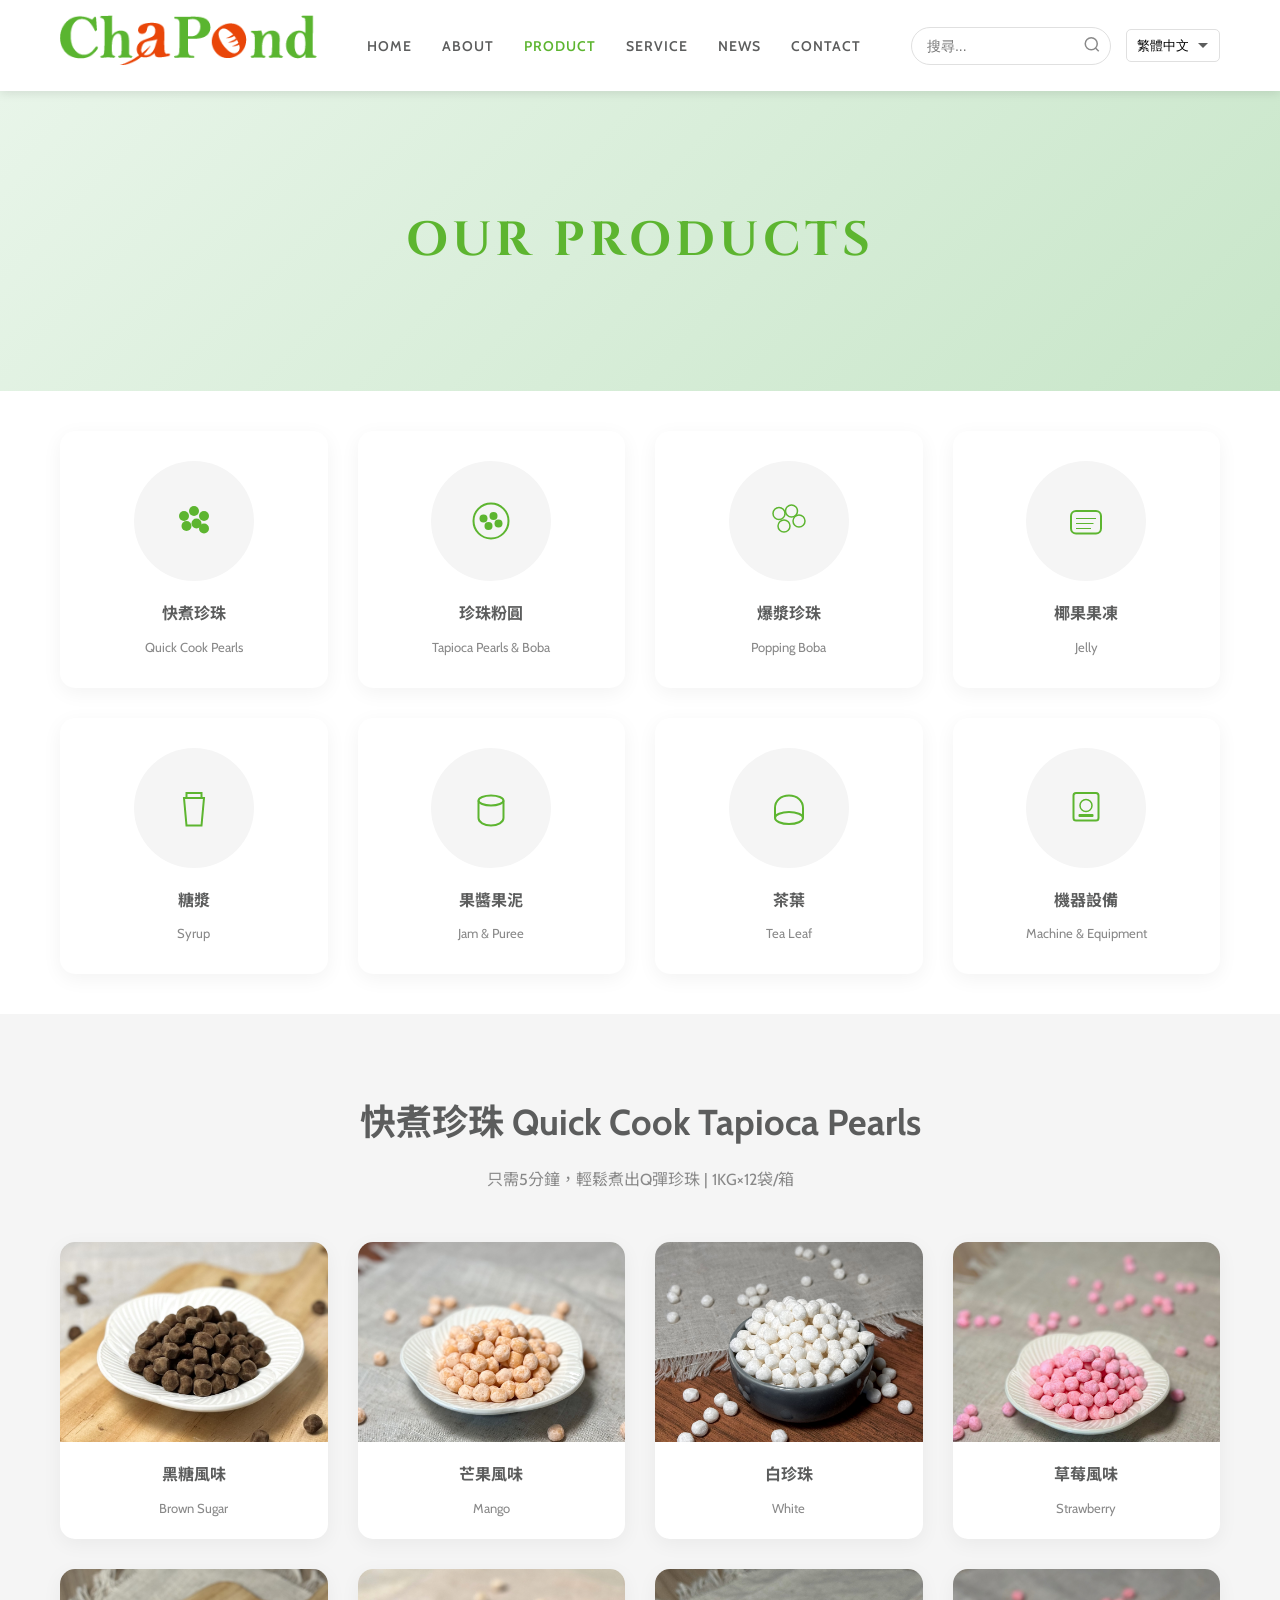
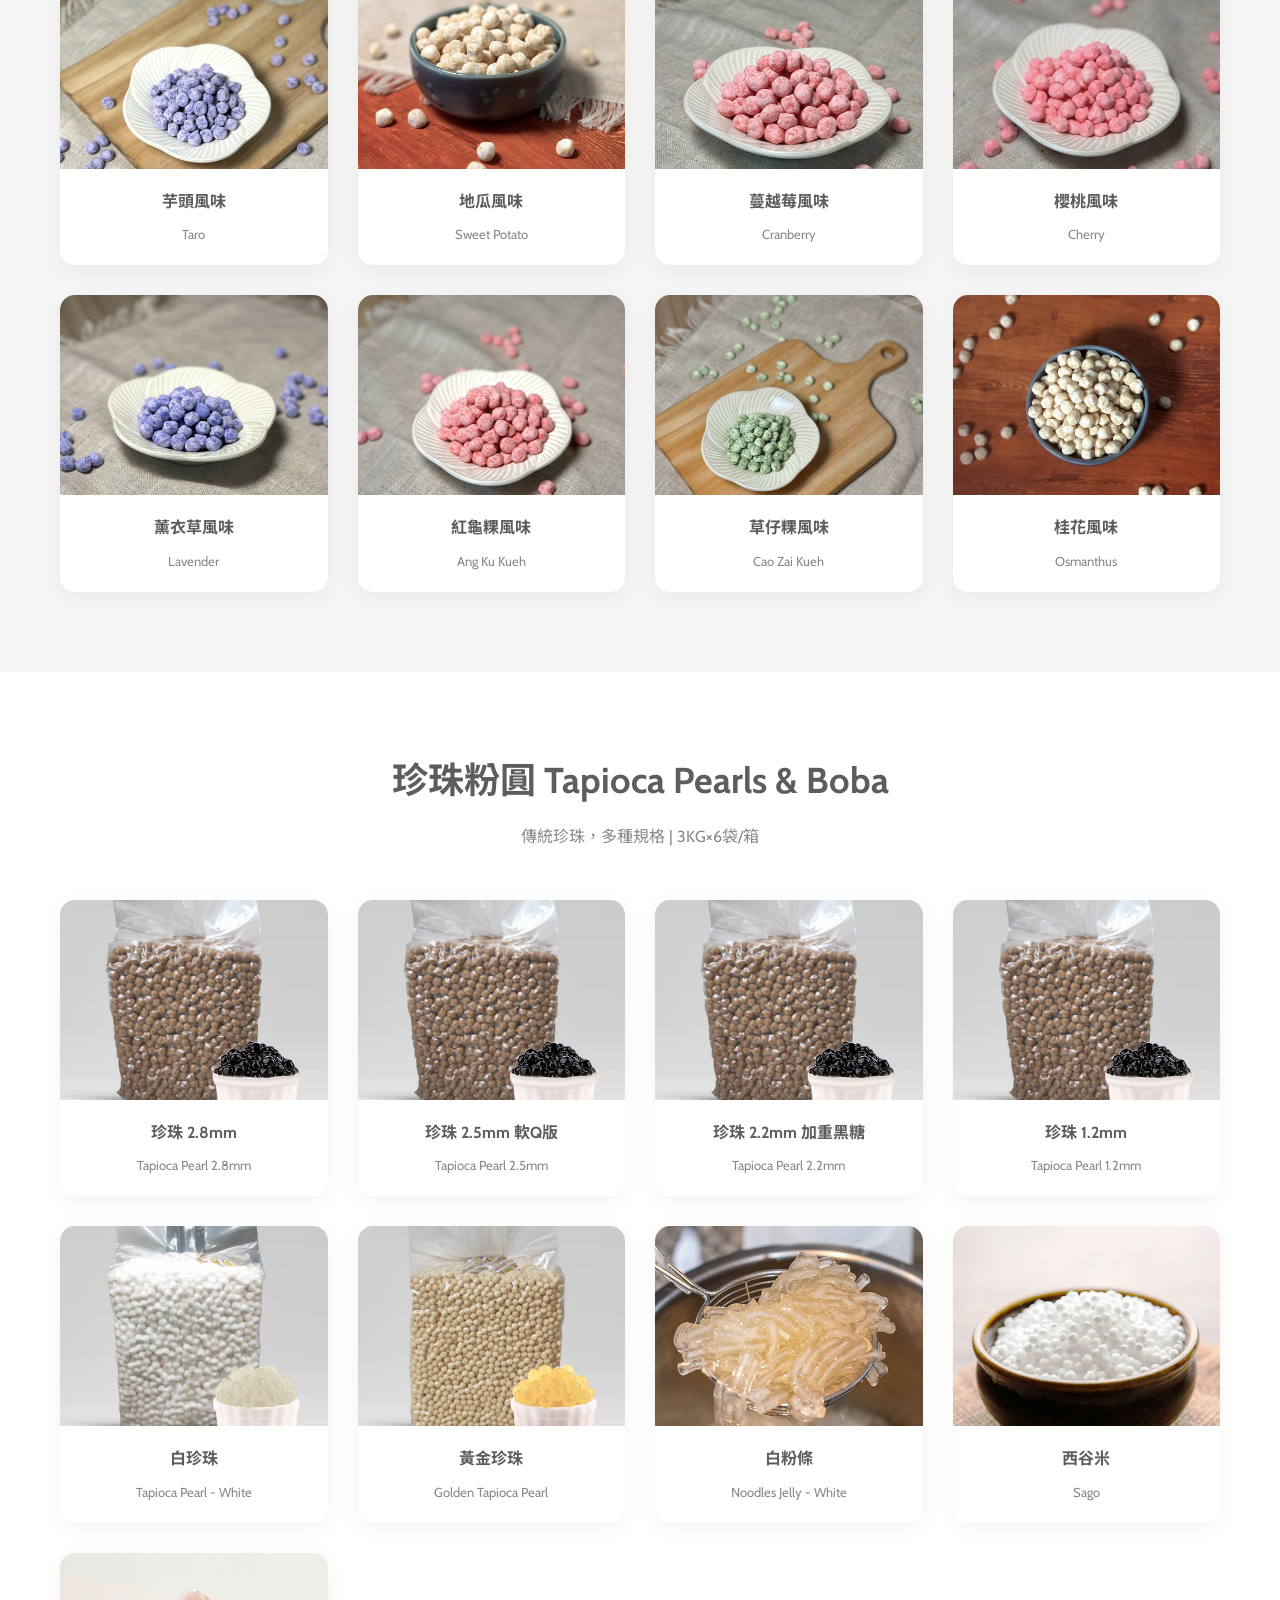
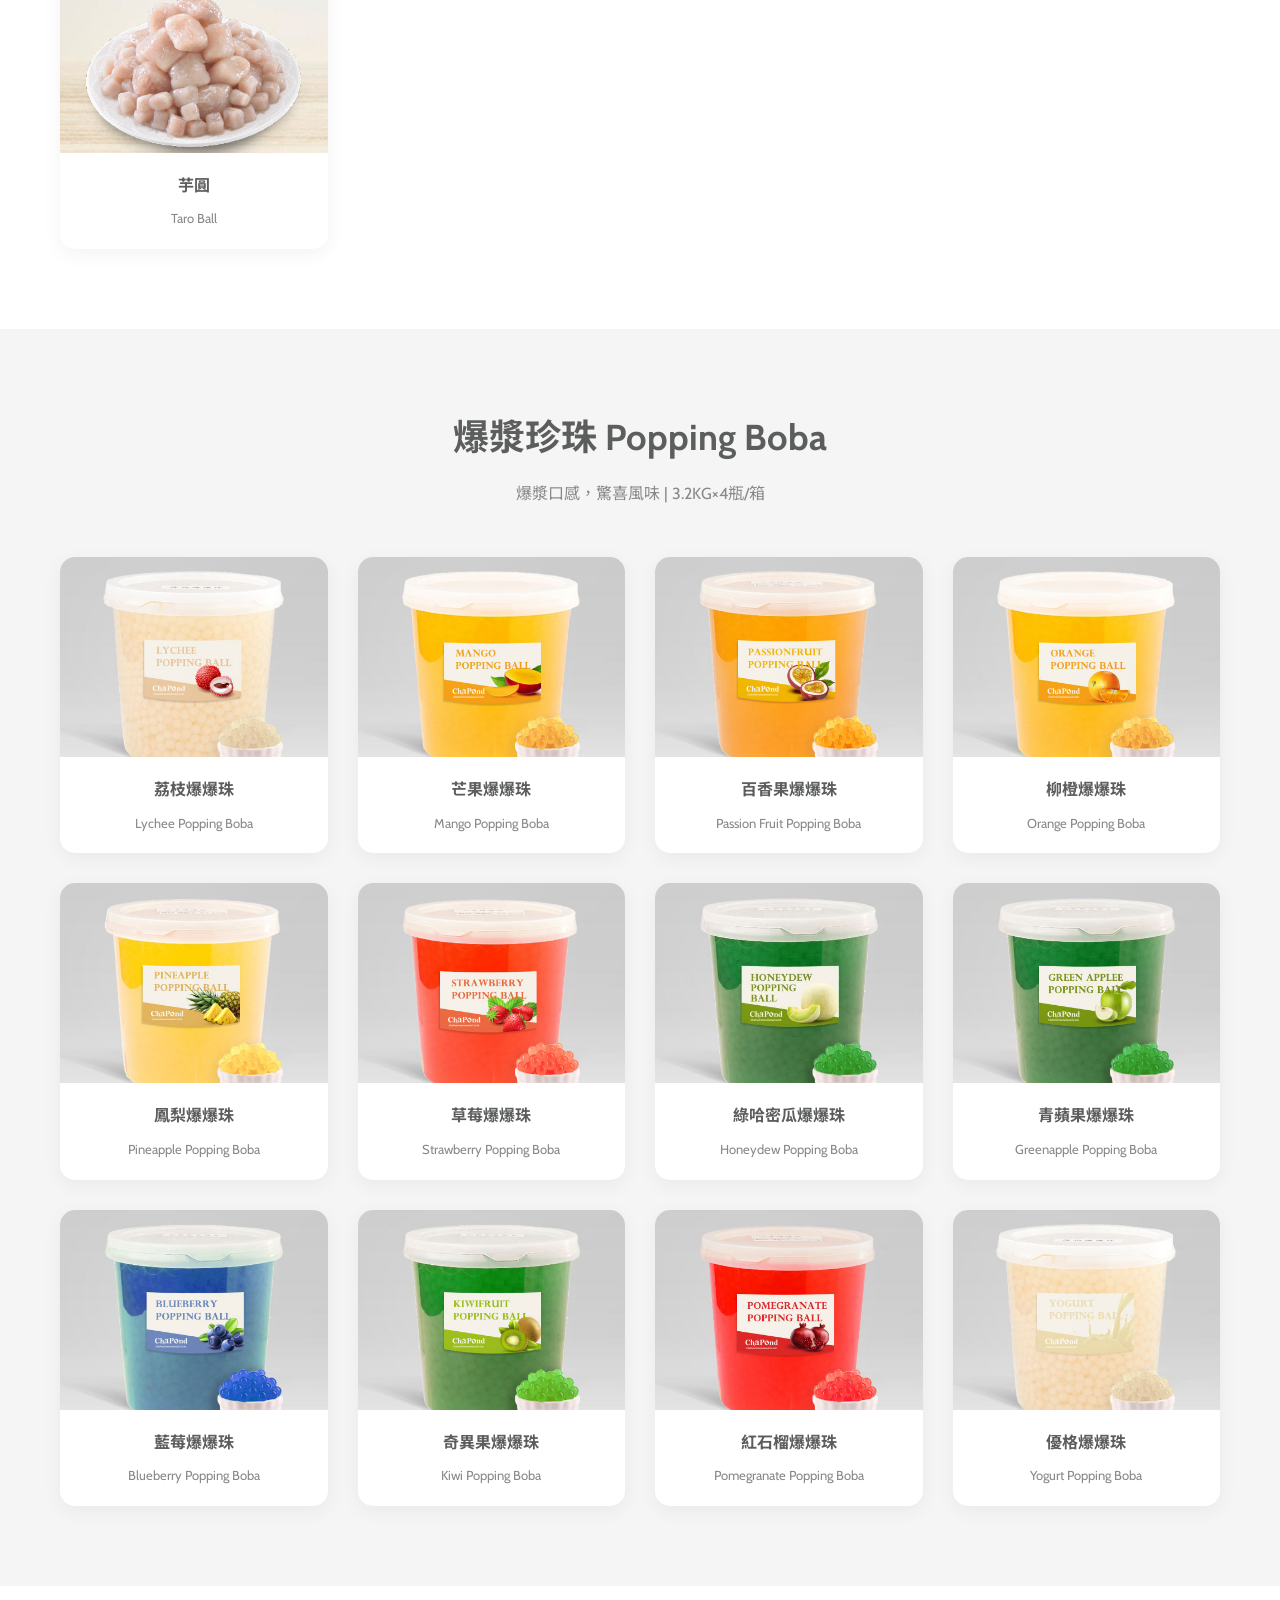
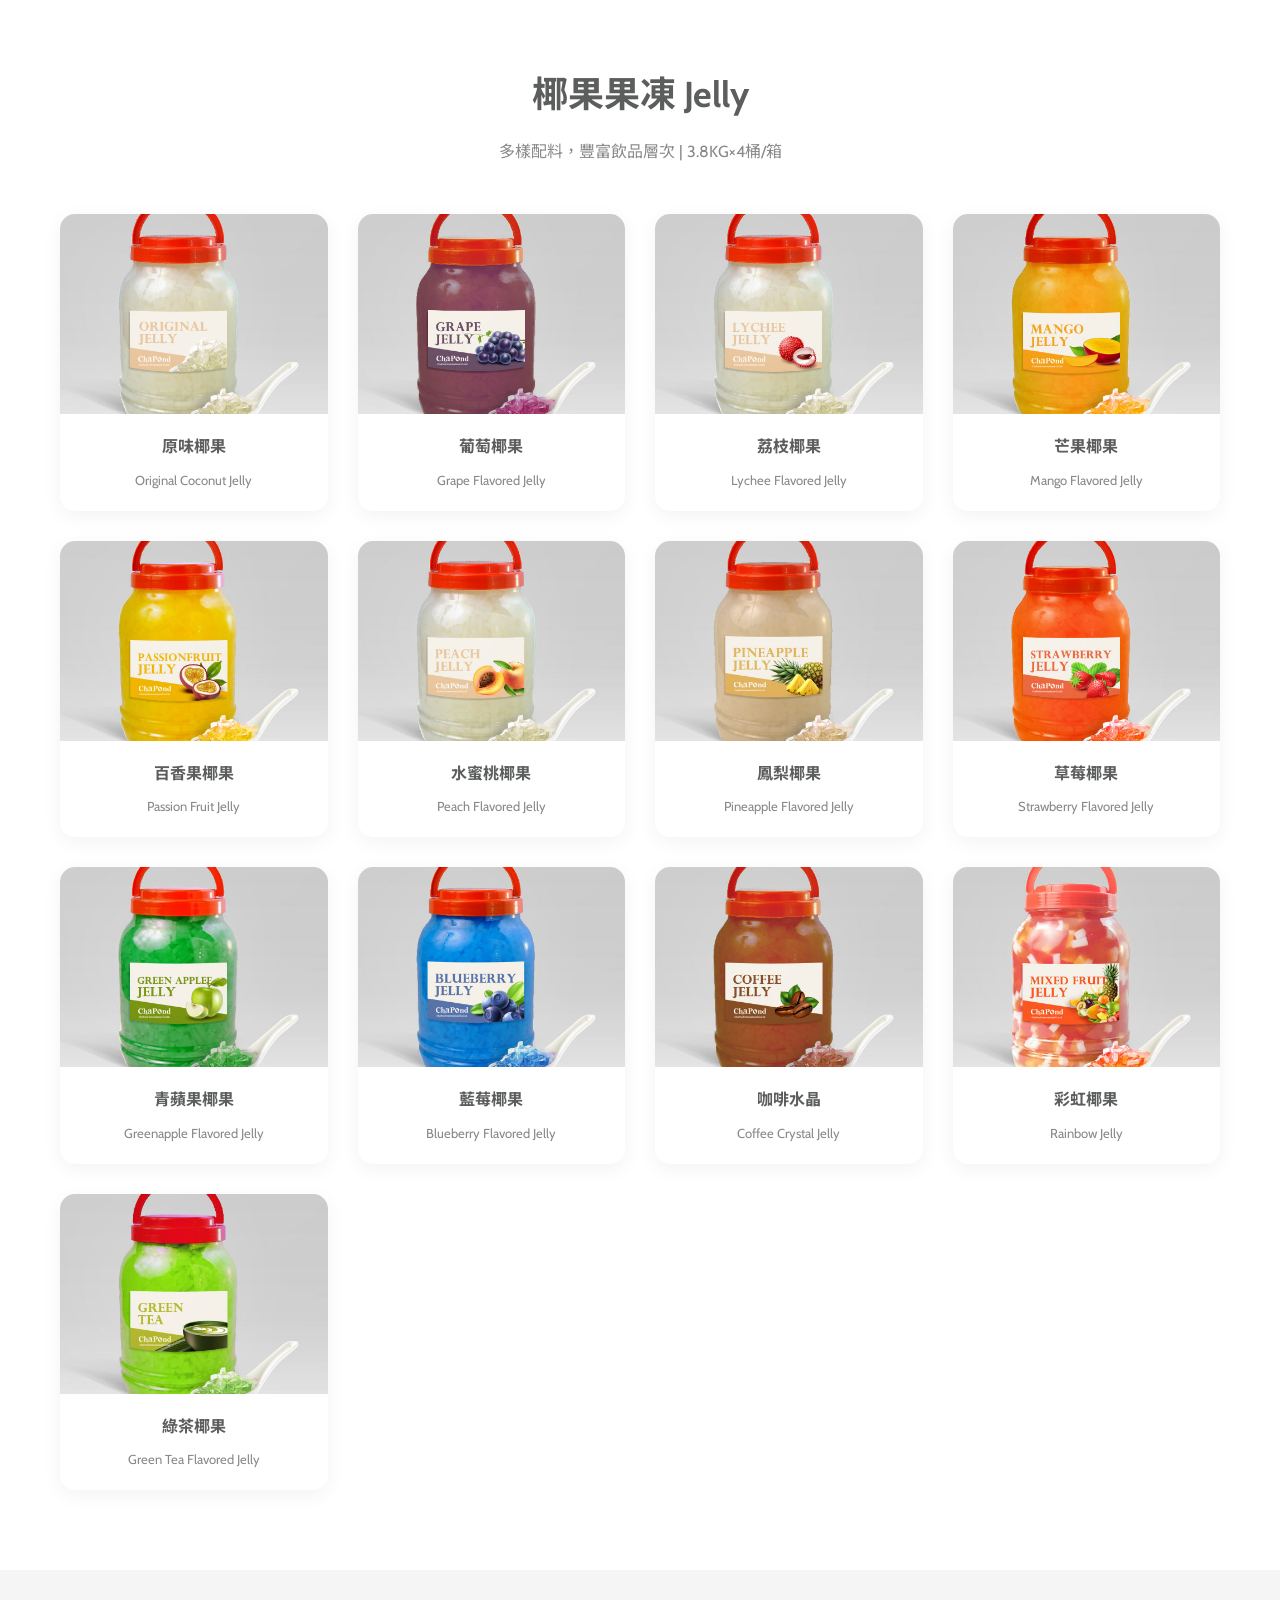
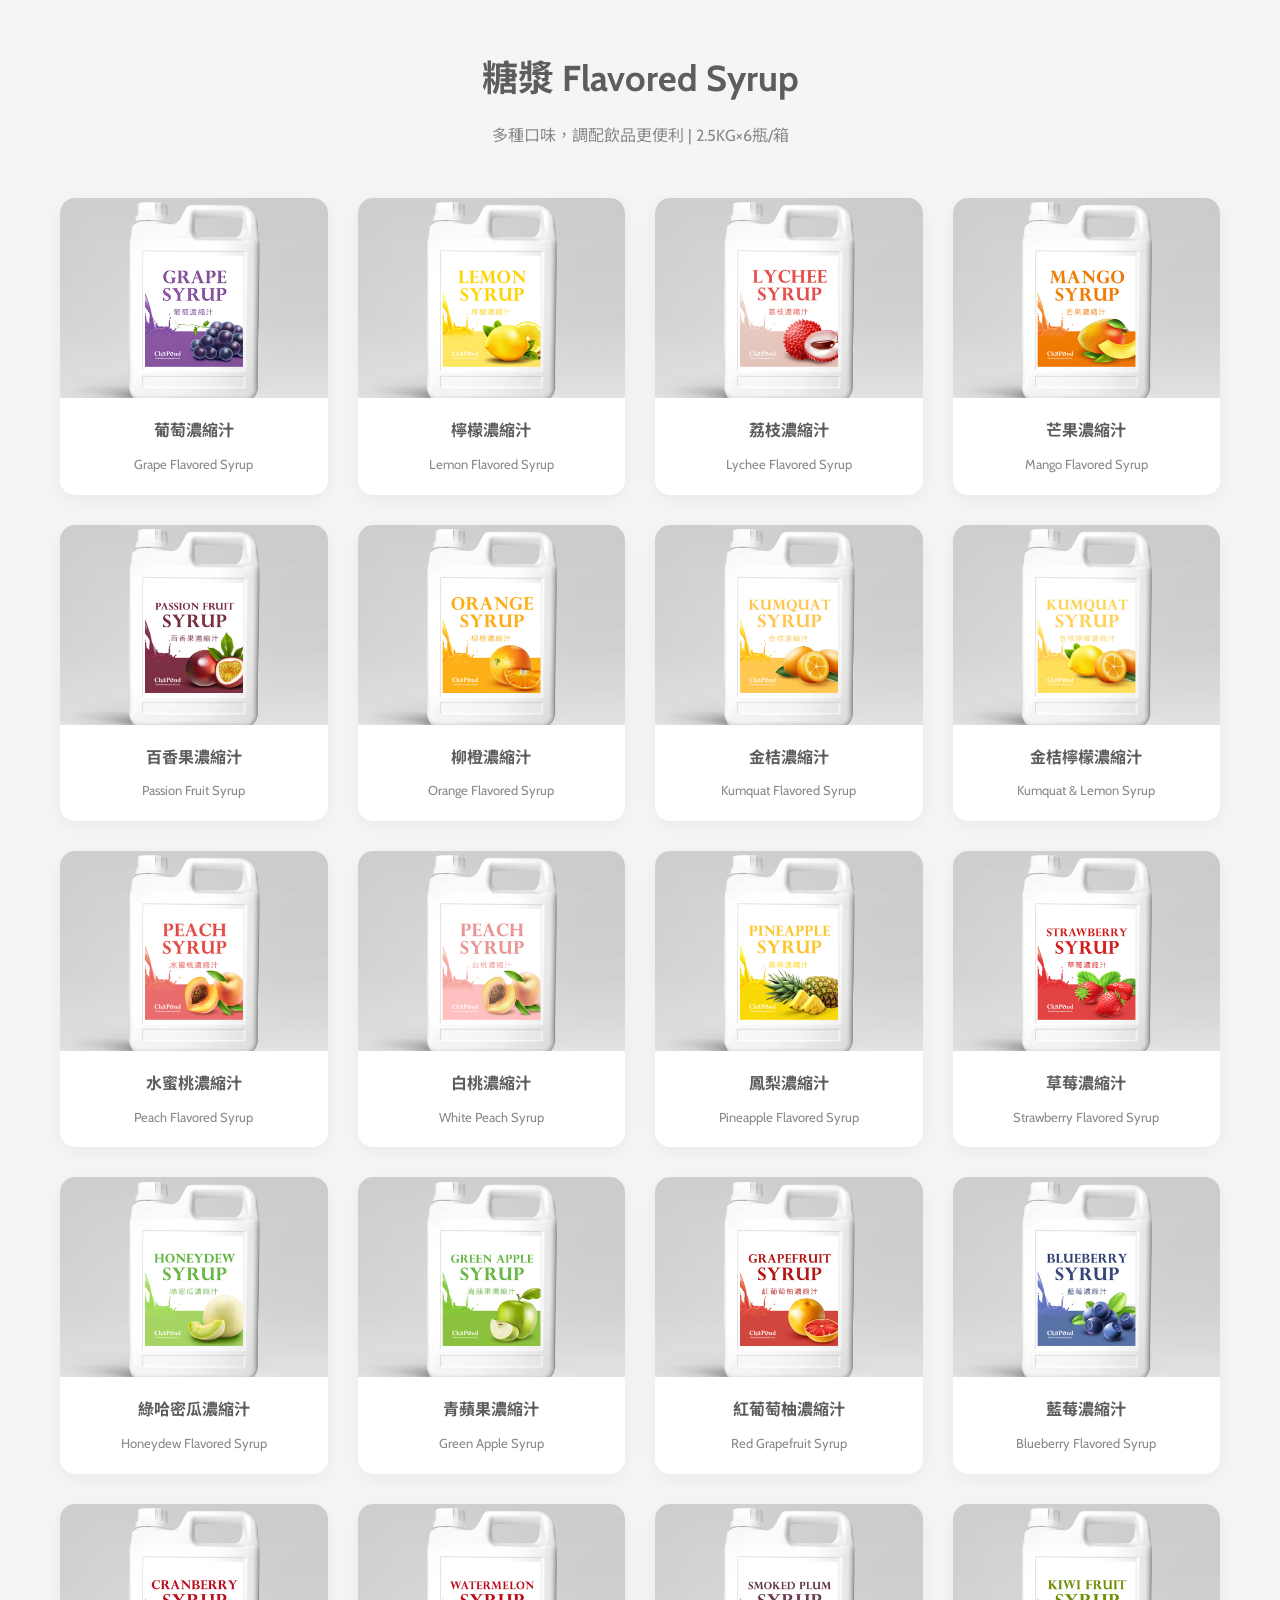
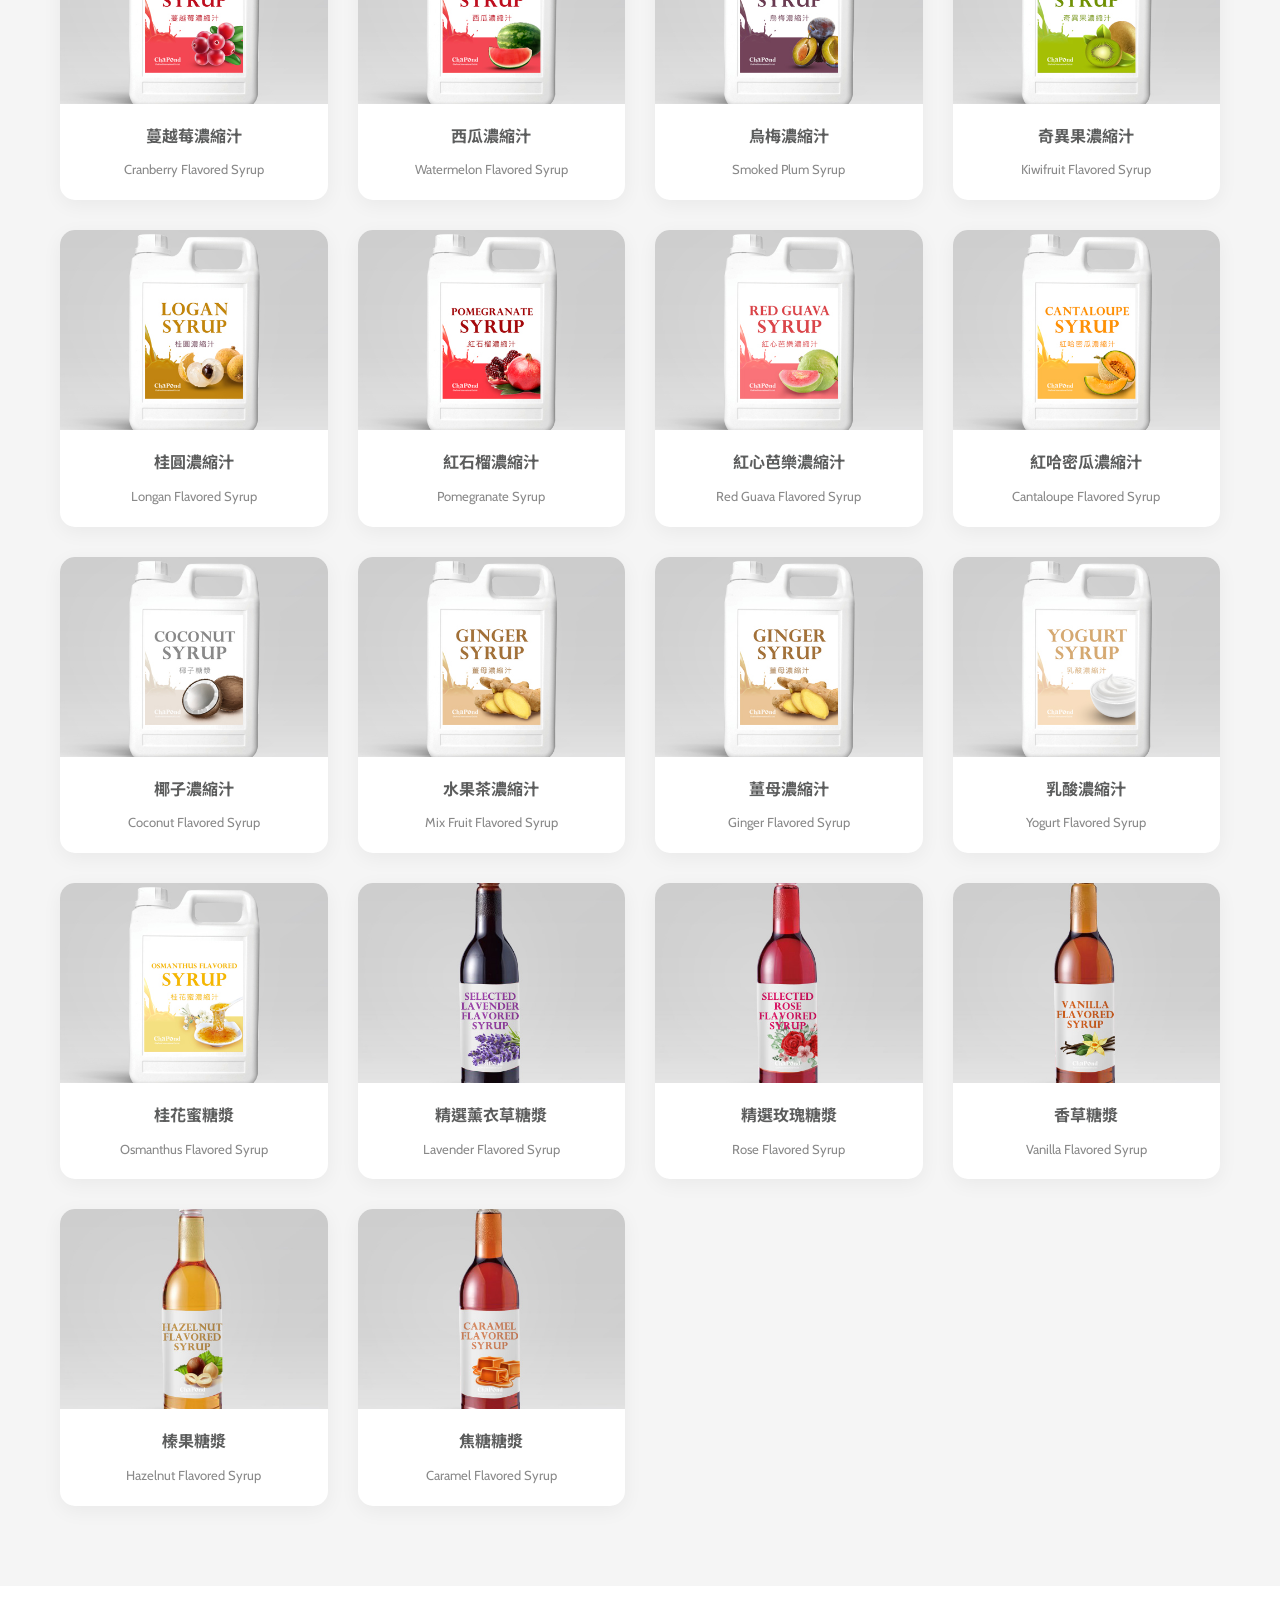
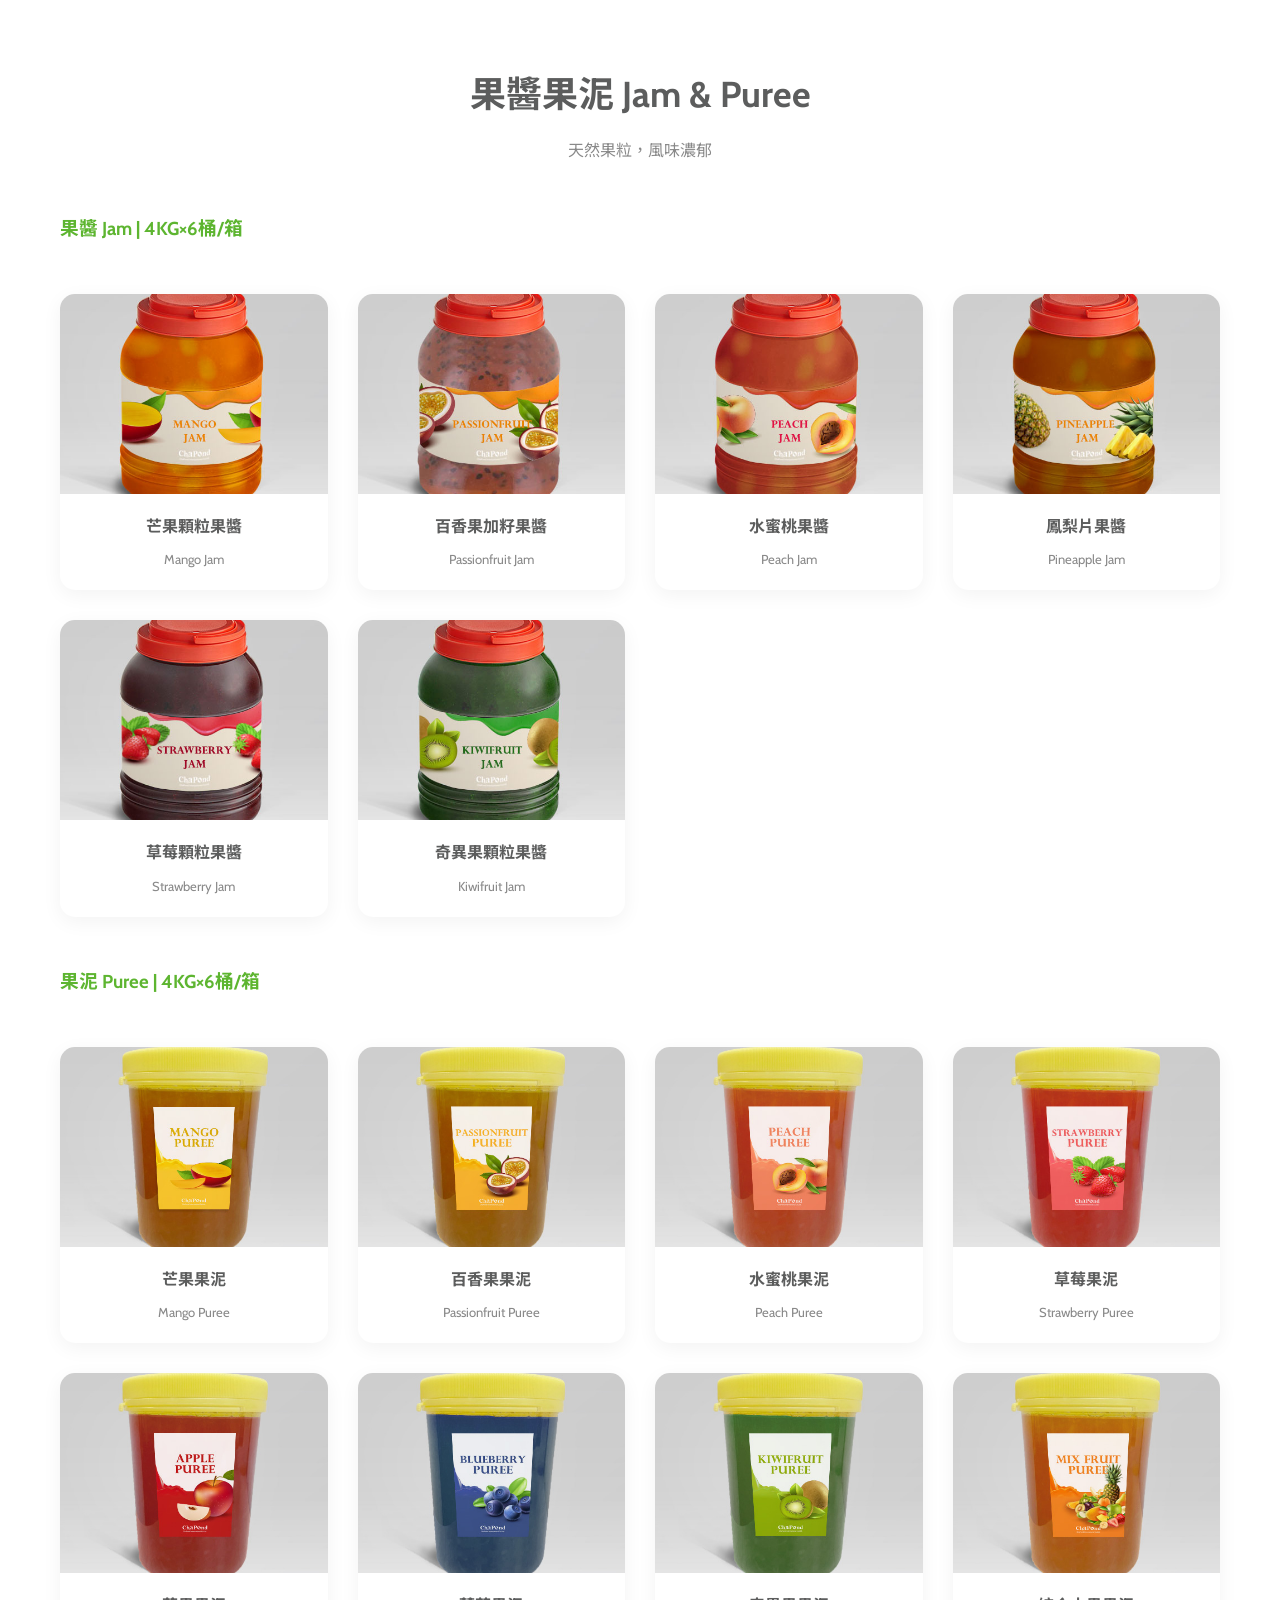
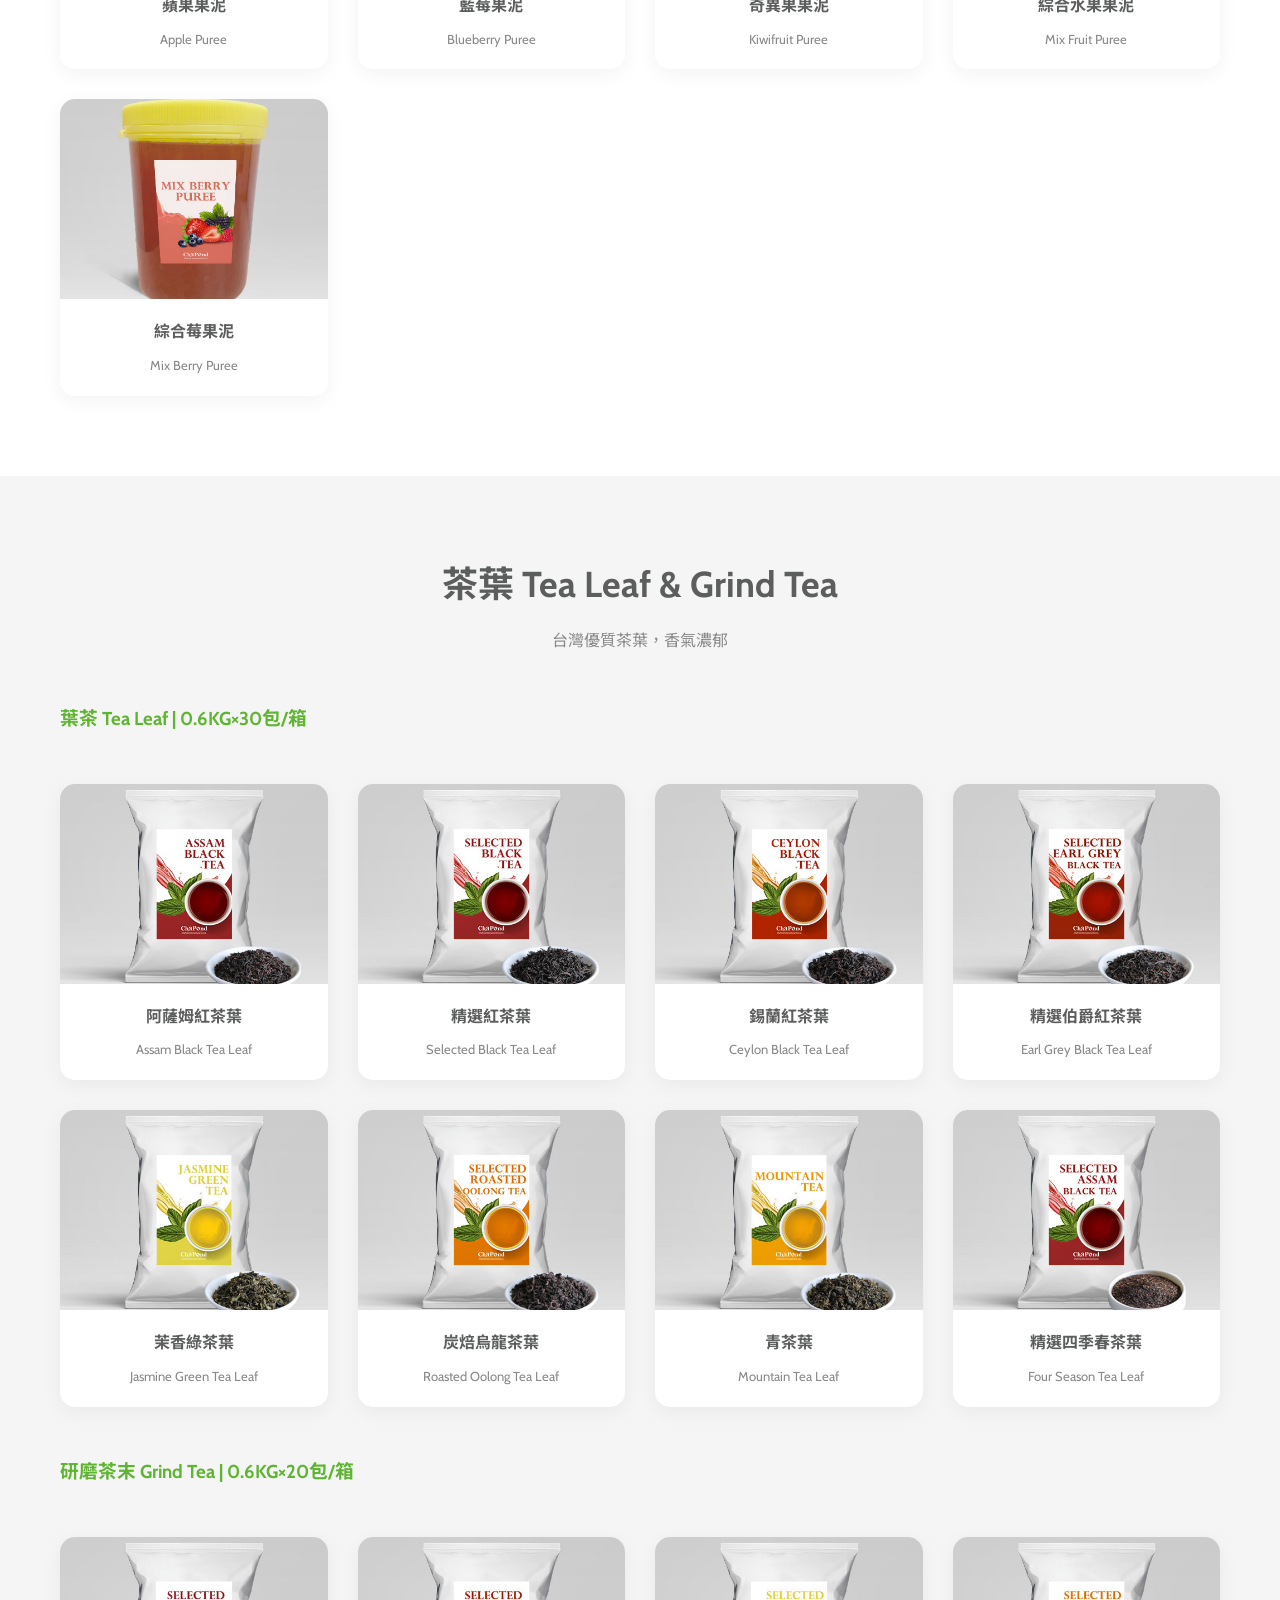
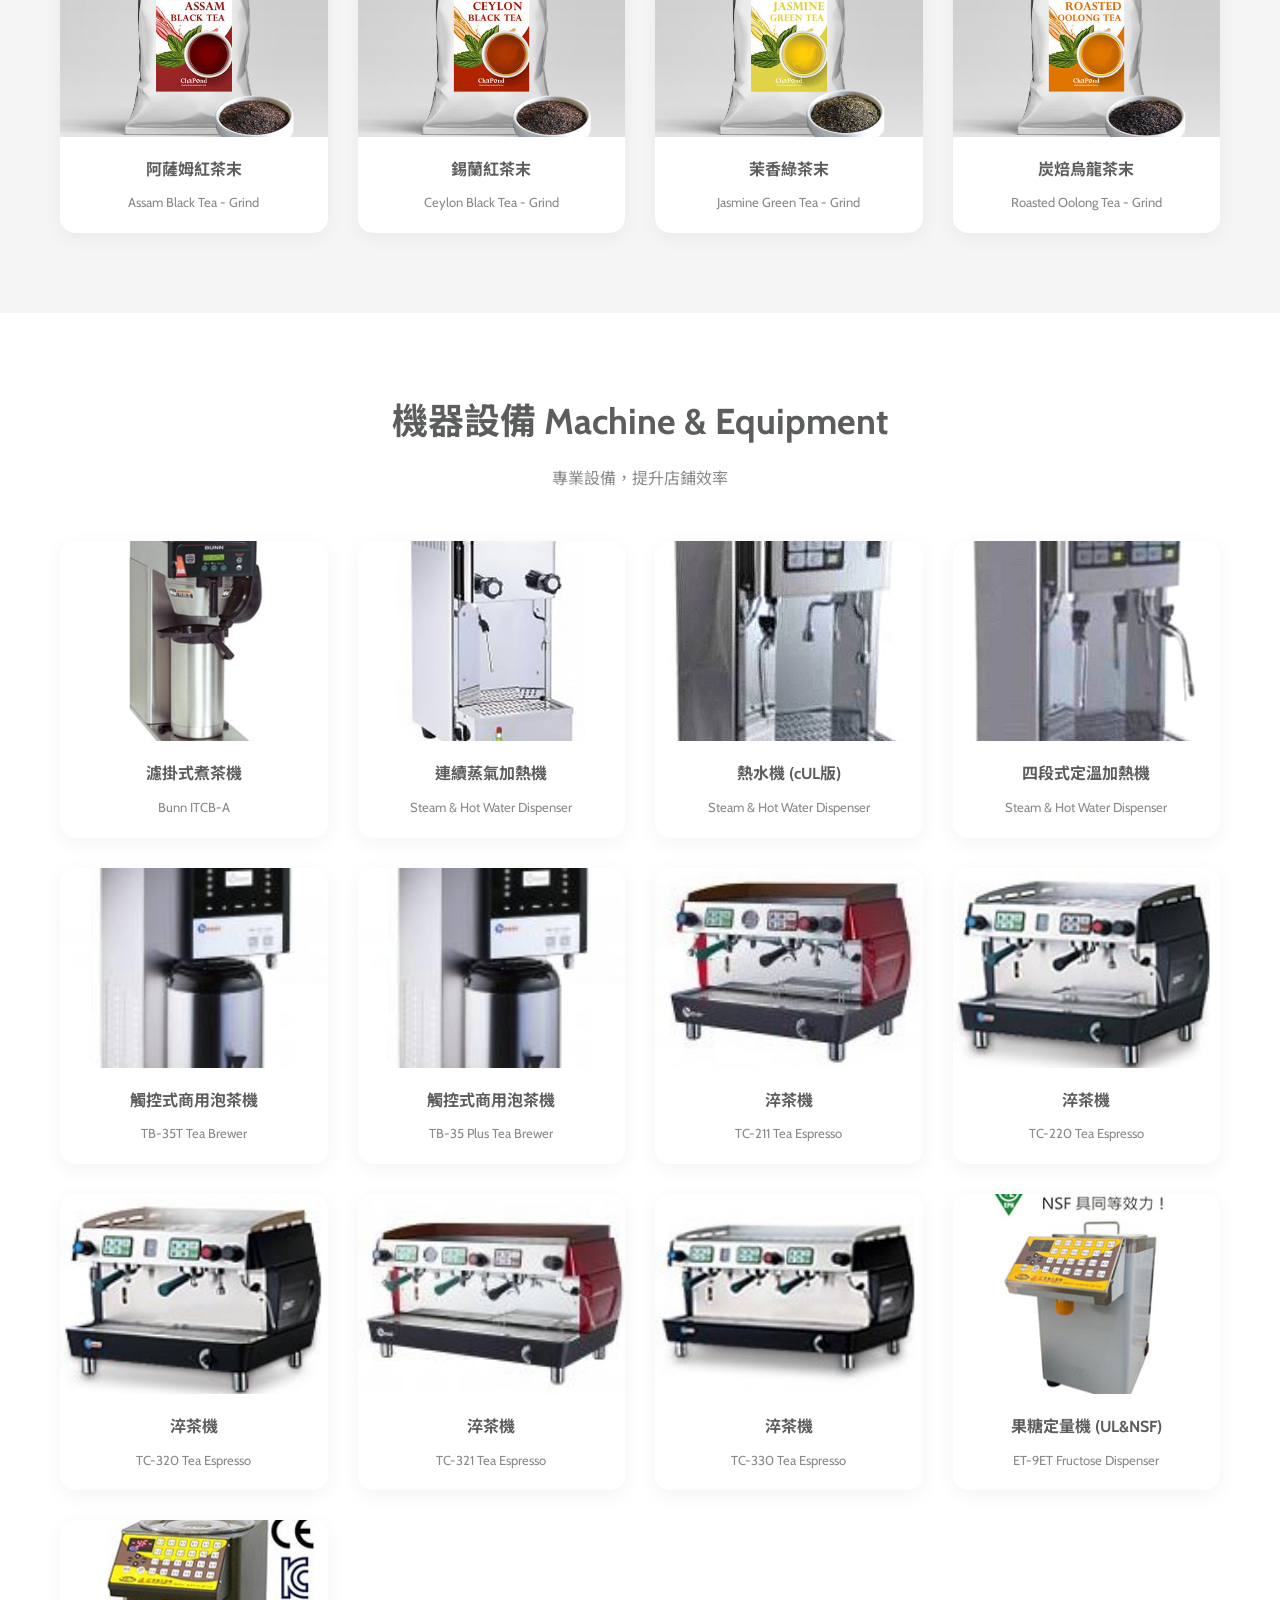
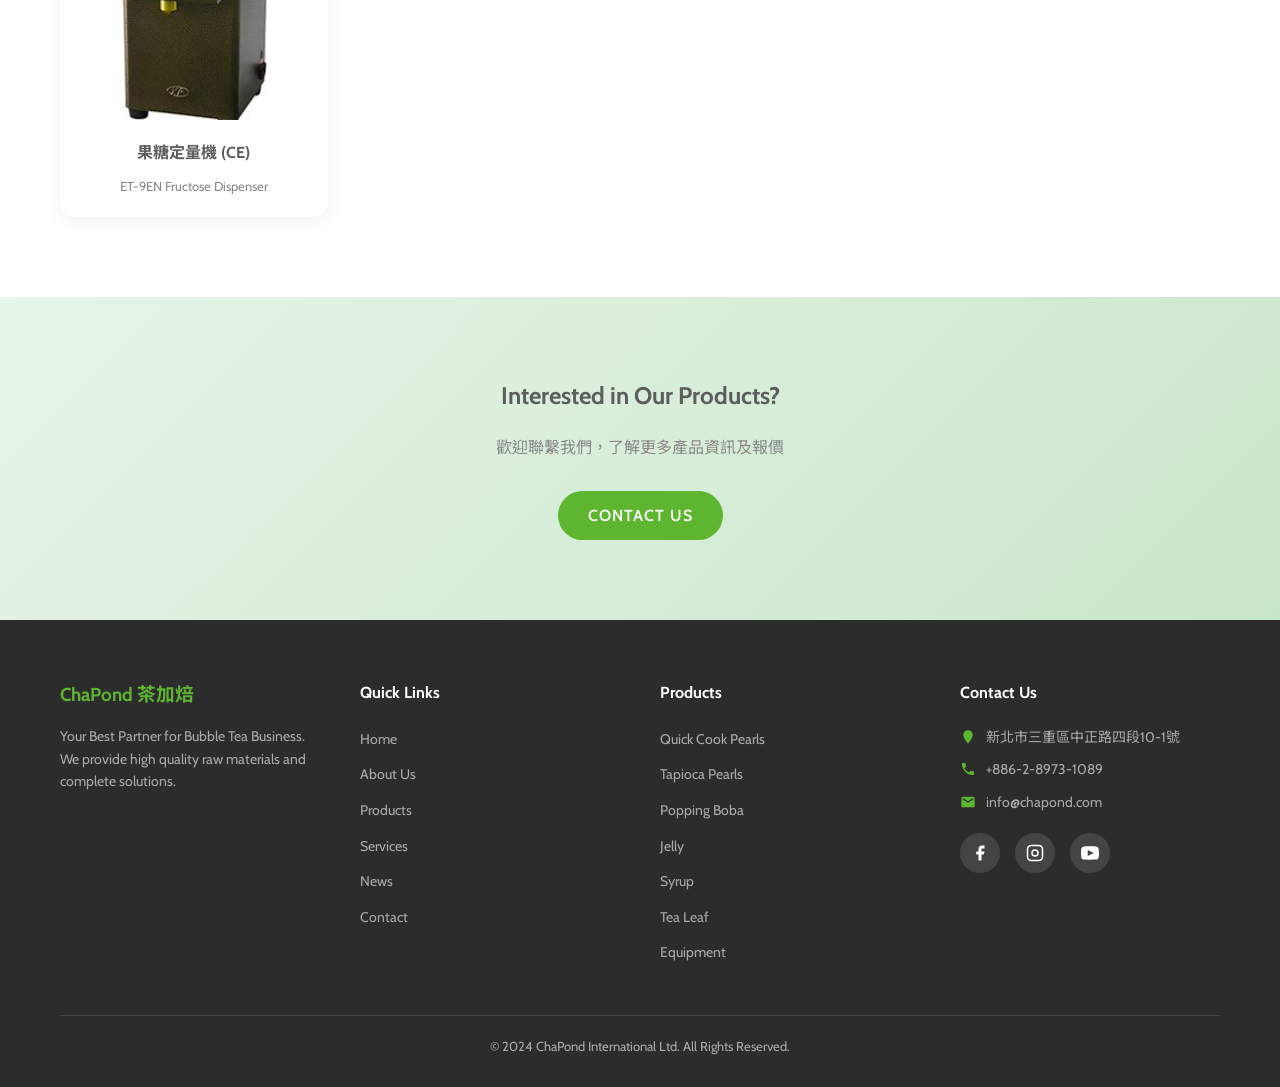
<file: product.html>
<!DOCTYPE html>
<html lang="zh-TW">
<head>
    <meta charset="UTF-8">
    <meta name="viewport" content="width=device-width, initial-scale=1.0">
    <meta name="description" content="ChaPond 茶加焙產品 - 快煮珍珠、糖漿、茶葉、設備等優質原料">
    <title>Products - ChaPond 茶加焙</title>
    <link rel="preconnect" href="https://fonts.googleapis.com">
    <link rel="preconnect" href="https://fonts.gstatic.com" crossorigin>
    <link href="https://fonts.googleapis.com/css2?family=Cabin:wght@400;500;600;700&family=Cinzel:wght@400;700&family=Noto+Sans+TC:wght@300;400;500;700&display=swap" rel="stylesheet">
    <link rel="stylesheet" href="css/style.css">
</head>
<body>
    <!-- 加载动画 -->
    <div class="loader" id="loader">
        <div class="loader-spinner"></div>
    </div>

    <!-- 导航栏 -->
    <header class="header">
        <nav class="nav-container">
            <a href="index.html" class="logo">
                <img src="images/logo.png" alt="ChaPond 茶加焙" onerror="this.onerror=null; this.style.display='none'; this.parentElement.innerHTML='<span>ChaPond 茶加焙</span>'">
            </a>

            <ul class="nav-menu" id="navMenu">
                <li><a href="index.html">HOME</a></li>
                <li><a href="about.html">ABOUT</a></li>
                <li class="dropdown active">
                    <a href="product.html">PRODUCT</a>
                    <div class="dropdown-content">
                        <a href="#quick-cook-pearls">快煮珍珠 Quick Cook Pearls</a>
                        <a href="#tapioca-pearls">珍珠粉圓 Tapioca Pearls</a>
                        <a href="#popping-boba">爆漿珍珠 Popping Boba</a>
                        <a href="#jelly">椰果果凍 Jelly</a>
                        <a href="#syrup">糖漿 Syrup</a>
                        <a href="#jam">果醬果泥 Jam & Puree</a>
                        <a href="#tea">茶葉 Tea Leaf</a>
                        <a href="#equipment">機器設備 Equipment</a>
                    </div>
                </li>
                <li><a href="service.html">SERVICE</a></li>
                <li><a href="news.html">NEWS</a></li>
                <li><a href="contact.html">CONTACT</a></li>
            </ul>

            <div class="nav-icons">
                <div class="search-box">
                    <input type="text" placeholder="搜尋...">
                    <button type="submit">
                        <svg width="18" height="18" viewBox="0 0 24 24" fill="none" stroke="currentColor" stroke-width="2">
                            <circle cx="11" cy="11" r="8"></circle>
                            <path d="M21 21l-4.35-4.35"></path>
                        </svg>
                    </button>
                </div>
                <div class="language-selector">
                    <select id="language">
                        <option value="zh-TW">繁體中文</option>
                        <option value="zh-CN">简体中文</option>
                        <option value="en">English</option>
                    </select>
                </div>
            </div>

            <div class="hamburger" id="hamburger">
                <span></span>
                <span></span>
                <span></span>
            </div>
        </nav>
    </header>

    <!-- 页面横幅 -->
    <section class="page-banner">
        <h1>OUR PRODUCTS</h1>
    </section>

    <!-- 产品分类导航 -->
    <section class="content-section" style="padding: 40px 0;">
        <div class="container">
            <div class="products-grid" style="grid-template-columns: repeat(4, 1fr);">
                <a href="#quick-cook-pearls" class="product-card">
                    <div class="icon">
                        <svg width="50" height="50" viewBox="0 0 100 100" fill="#5DB530">
                            <circle cx="30" cy="40" r="10"/><circle cx="50" cy="30" r="10"/><circle cx="70" cy="40" r="10"/>
                            <circle cx="35" cy="60" r="10"/><circle cx="55" cy="55" r="10"/><circle cx="70" cy="65" r="10"/>
                        </svg>
                    </div>
                    <h3>快煮珍珠</h3>
                    <p>Quick Cook Pearls</p>
                </a>
                <a href="#tapioca-pearls" class="product-card">
                    <div class="icon">
                        <svg width="50" height="50" viewBox="0 0 100 100" fill="#5DB530">
                            <circle cx="50" cy="50" r="35" fill="none" stroke="#5DB530" stroke-width="4"/>
                            <circle cx="35" cy="45" r="8"/><circle cx="55" cy="40" r="8"/><circle cx="45" cy="60" r="8"/><circle cx="65" cy="55" r="8"/>
                        </svg>
                    </div>
                    <h3>珍珠粉圓</h3>
                    <p>Tapioca Pearls & Boba</p>
                </a>
                <a href="#popping-boba" class="product-card">
                    <div class="icon">
                        <svg width="50" height="50" viewBox="0 0 100 100" fill="#5DB530">
                            <circle cx="30" cy="35" r="12" fill="none" stroke="#5DB530" stroke-width="3"/>
                            <circle cx="55" cy="30" r="12" fill="none" stroke="#5DB530" stroke-width="3"/>
                            <circle cx="70" cy="50" r="12" fill="none" stroke="#5DB530" stroke-width="3"/>
                            <circle cx="40" cy="60" r="12" fill="none" stroke="#5DB530" stroke-width="3"/>
                        </svg>
                    </div>
                    <h3>爆漿珍珠</h3>
                    <p>Popping Boba</p>
                </a>
                <a href="#jelly" class="product-card">
                    <div class="icon">
                        <svg width="50" height="50" viewBox="0 0 100 100" fill="#5DB530">
                            <rect x="20" y="30" width="60" height="45" rx="10" fill="none" stroke="#5DB530" stroke-width="4"/>
                            <path d="M30 45 h40 M30 55 h35 M30 65 h30" stroke="#5DB530" stroke-width="2"/>
                        </svg>
                    </div>
                    <h3>椰果果凍</h3>
                    <p>Jelly</p>
                </a>
                <a href="#syrup" class="product-card">
                    <div class="icon">
                        <svg width="50" height="50" viewBox="0 0 100 100" fill="#5DB530">
                            <path d="M35 20h30v10h-30zM30 30h40l-5 55h-30z" fill="none" stroke="#5DB530" stroke-width="4"/>
                        </svg>
                    </div>
                    <h3>糖漿</h3>
                    <p>Syrup</p>
                </a>
                <a href="#jam" class="product-card">
                    <div class="icon">
                        <svg width="50" height="50" viewBox="0 0 100 100" fill="#5DB530">
                            <ellipse cx="50" cy="35" rx="25" ry="10" fill="none" stroke="#5DB530" stroke-width="4"/>
                            <path d="M25 35 v35 a25 15 0 0 0 50 0 v-35" fill="none" stroke="#5DB530" stroke-width="4"/>
                        </svg>
                    </div>
                    <h3>果醬果泥</h3>
                    <p>Jam & Puree</p>
                </a>
                <a href="#tea" class="product-card">
                    <div class="icon">
                        <svg width="50" height="50" viewBox="0 0 100 100" fill="#5DB530">
                            <ellipse cx="50" cy="70" rx="28" ry="12" fill="none" stroke="#5DB530" stroke-width="4"/>
                            <path d="M22 70V50c0-15 12-25 28-25s28 10 28 25v20" fill="none" stroke="#5DB530" stroke-width="4"/>
                        </svg>
                    </div>
                    <h3>茶葉</h3>
                    <p>Tea Leaf</p>
                </a>
                <a href="#equipment" class="product-card">
                    <div class="icon">
                        <svg width="50" height="50" viewBox="0 0 100 100" fill="#5DB530">
                            <rect x="25" y="20" width="50" height="55" rx="5" fill="none" stroke="#5DB530" stroke-width="4"/>
                            <circle cx="50" cy="45" r="12" fill="none" stroke="#5DB530" stroke-width="3"/>
                            <rect x="35" y="62" width="30" height="6" rx="2"/>
                        </svg>
                    </div>
                    <h3>機器設備</h3>
                    <p>Machine & Equipment</p>
                </a>
            </div>
        </div>
    </section>

    <!-- ==================== 快煮珍珠 Quick Cook Tapioca Pearls ==================== -->
    <section class="content-section" id="quick-cook-pearls" style="background: var(--bg-light);">
        <div class="container">
            <div class="section-title">
                <h2>快煮珍珠 Quick Cook Tapioca Pearls</h2>
                <p>只需5分鐘，輕鬆煮出Q彈珍珠 | 1KG×12袋/箱</p>
            </div>
            <div class="product-list">
                <div class="product-item">
                    <div class="product-item-image"><img src="images/TP2511.jpg" alt="黑糖風味" onerror="this.onerror=null; this.parentElement.innerHTML='<div class=placeholder-img>TP2511</div>'"></div>
                    <div class="product-item-info"><h4>黑糖風味</h4><p>Brown Sugar</p></div>
                </div>
                <div class="product-item">
                    <div class="product-item-image"><img src="images/TP2541.jpg" alt="芒果風味" onerror="this.onerror=null; this.parentElement.innerHTML='<div class=placeholder-img>TP2541</div>'"></div>
                    <div class="product-item-info"><h4>芒果風味</h4><p>Mango</p></div>
                </div>
                <div class="product-item">
                    <div class="product-item-image"><img src="images/TP2591.jpg" alt="白珍珠" onerror="this.onerror=null; this.parentElement.innerHTML='<div class=placeholder-img>TP2591</div>'"></div>
                    <div class="product-item-info"><h4>白珍珠</h4><p>White</p></div>
                </div>
                <div class="product-item">
                    <div class="product-item-image"><img src="images/TP2611.jpg" alt="草莓風味" onerror="this.onerror=null; this.parentElement.innerHTML='<div class=placeholder-img>TP2611</div>'"></div>
                    <div class="product-item-info"><h4>草莓風味</h4><p>Strawberry</p></div>
                </div>
                <div class="product-item">
                    <div class="product-item-image"><img src="images/TP2721.jpg" alt="芋頭風味" onerror="this.onerror=null; this.parentElement.innerHTML='<div class=placeholder-img>TP2721</div>'"></div>
                    <div class="product-item-info"><h4>芋頭風味</h4><p>Taro</p></div>
                </div>
                <div class="product-item">
                    <div class="product-item-image"><img src="images/TP2741.jpg" alt="地瓜風味" onerror="this.onerror=null; this.parentElement.innerHTML='<div class=placeholder-img>TP2741</div>'"></div>
                    <div class="product-item-info"><h4>地瓜風味</h4><p>Sweet Potato</p></div>
                </div>
                <div class="product-item">
                    <div class="product-item-image"><img src="images/TP2771.jpg" alt="蔓越莓風味" onerror="this.onerror=null; this.parentElement.innerHTML='<div class=placeholder-img>TP2771</div>'"></div>
                    <div class="product-item-info"><h4>蔓越莓風味</h4><p>Cranberry</p></div>
                </div>
                <div class="product-item">
                    <div class="product-item-image"><img src="images/TP2781.jpg" alt="櫻桃風味" onerror="this.onerror=null; this.parentElement.innerHTML='<div class=placeholder-img>TP2781</div>'"></div>
                    <div class="product-item-info"><h4>櫻桃風味</h4><p>Cherry</p></div>
                </div>
                <div class="product-item">
                    <div class="product-item-image"><img src="images/TP2791.jpg" alt="薰衣草風味" onerror="this.onerror=null; this.parentElement.innerHTML='<div class=placeholder-img>TP2791</div>'"></div>
                    <div class="product-item-info"><h4>薰衣草風味</h4><p>Lavender</p></div>
                </div>
                <div class="product-item">
                    <div class="product-item-image"><img src="images/TP2801.jpg" alt="紅龜粿風味" onerror="this.onerror=null; this.parentElement.innerHTML='<div class=placeholder-img>TP2801</div>'"></div>
                    <div class="product-item-info"><h4>紅龜粿風味</h4><p>Ang Ku Kueh</p></div>
                </div>
                <div class="product-item">
                    <div class="product-item-image"><img src="images/TP2811.jpg" alt="草仔粿風味" onerror="this.onerror=null; this.parentElement.innerHTML='<div class=placeholder-img>TP2811</div>'"></div>
                    <div class="product-item-info"><h4>草仔粿風味</h4><p>Cao Zai Kueh</p></div>
                </div>
                <div class="product-item">
                    <div class="product-item-image"><img src="images/TP2881.jpg" alt="桂花風味" onerror="this.onerror=null; this.parentElement.innerHTML='<div class=placeholder-img>TP2881</div>'"></div>
                    <div class="product-item-info"><h4>桂花風味</h4><p>Osmanthus</p></div>
                </div>
            </div>
        </div>
    </section>

    <!-- ==================== 珍珠粉圓 Tapioca Pearls & Boba ==================== -->
    <section class="content-section" id="tapioca-pearls">
        <div class="container">
            <div class="section-title">
                <h2>珍珠粉圓 Tapioca Pearls & Boba</h2>
                <p>傳統珍珠，多種規格 | 3KG×6袋/箱</p>
            </div>
            <div class="product-list">
                <div class="product-item">
                    <div class="product-item-image"><img src="images/TP2002.jpg" alt="珍珠 2.8mm" onerror="this.onerror=null; this.parentElement.innerHTML='<div class=placeholder-img>TP2002</div>'"></div>
                    <div class="product-item-info"><h4>珍珠 2.8mm</h4><p>Tapioca Pearl 2.8mm</p></div>
                </div>
                <div class="product-item">
                    <div class="product-item-image"><img src="images/TP2011.jpg" alt="珍珠 2.5mm" onerror="this.onerror=null; this.parentElement.innerHTML='<div class=placeholder-img>TP2011</div>'"></div>
                    <div class="product-item-info"><h4>珍珠 2.5mm 軟Q版</h4><p>Tapioca Pearl 2.5mm</p></div>
                </div>
                <div class="product-item">
                    <div class="product-item-image"><img src="images/TP2021C.jpg" alt="珍珠 2.2mm" onerror="this.onerror=null; this.parentElement.innerHTML='<div class=placeholder-img>TP2021C</div>'"></div>
                    <div class="product-item-info"><h4>珍珠 2.2mm 加重黑糖</h4><p>Tapioca Pearl 2.2mm</p></div>
                </div>
                <div class="product-item">
                    <div class="product-item-image"><img src="images/TP2031.jpg" alt="珍珠 1.2mm" onerror="this.onerror=null; this.parentElement.innerHTML='<div class=placeholder-img>TP2031</div>'"></div>
                    <div class="product-item-info"><h4>珍珠 1.2mm</h4><p>Tapioca Pearl 1.2mm</p></div>
                </div>
                <div class="product-item">
                    <div class="product-item-image"><img src="images/TP2052.jpg" alt="白珍珠" onerror="this.onerror=null; this.parentElement.innerHTML='<div class=placeholder-img>TP2052</div>'"></div>
                    <div class="product-item-info"><h4>白珍珠</h4><p>Tapioca Pearl - White</p></div>
                </div>
                <div class="product-item">
                    <div class="product-item-image"><img src="images/TP2111.jpg" alt="黃金珍珠" onerror="this.onerror=null; this.parentElement.innerHTML='<div class=placeholder-img>TP2111</div>'"></div>
                    <div class="product-item-info"><h4>黃金珍珠</h4><p>Golden Tapioca Pearl</p></div>
                </div>
                <div class="product-item">
                    <div class="product-item-image"><img src="images/TP2162.jpg" alt="白粉條" onerror="this.onerror=null; this.parentElement.innerHTML='<div class=placeholder-img>TP2162</div>'"></div>
                    <div class="product-item-info"><h4>白粉條</h4><p>Noodles Jelly - White</p></div>
                </div>
                <div class="product-item">
                    <div class="product-item-image"><img src="images/TP2311.jpg" alt="西谷米" onerror="this.onerror=null; this.parentElement.innerHTML='<div class=placeholder-img>TP2311</div>'"></div>
                    <div class="product-item-info"><h4>西谷米</h4><p>Sago</p></div>
                </div>
                <div class="product-item">
                    <div class="product-item-image"><img src="images/TP2101.jpg" alt="芋圓" onerror="this.onerror=null; this.parentElement.innerHTML='<div class=placeholder-img>TP2101</div>'"></div>
                    <div class="product-item-info"><h4>芋圓</h4><p>Taro Ball</p></div>
                </div>
            </div>
        </div>
    </section>

    <!-- ==================== 爆漿珍珠 Popping Boba ==================== -->
    <section class="content-section" id="popping-boba" style="background: var(--bg-light);">
        <div class="container">
            <div class="section-title">
                <h2>爆漿珍珠 Popping Boba</h2>
                <p>爆漿口感，驚喜風味 | 3.2KG×4瓶/箱</p>
            </div>
            <div class="product-list">
                <div class="product-item">
                    <div class="product-item-image"><img src="images/TP4033.jpg" alt="荔枝爆爆珠" onerror="this.onerror=null; this.parentElement.innerHTML='<div class=placeholder-img>TP4033</div>'"></div>
                    <div class="product-item-info"><h4>荔枝爆爆珠</h4><p>Lychee Popping Boba</p></div>
                </div>
                <div class="product-item">
                    <div class="product-item-image"><img src="images/TP4043.jpg" alt="芒果爆爆珠" onerror="this.onerror=null; this.parentElement.innerHTML='<div class=placeholder-img>TP4043</div>'"></div>
                    <div class="product-item-info"><h4>芒果爆爆珠</h4><p>Mango Popping Boba</p></div>
                </div>
                <div class="product-item">
                    <div class="product-item-image"><img src="images/TP4053.jpg" alt="百香果爆爆珠" onerror="this.onerror=null; this.parentElement.innerHTML='<div class=placeholder-img>TP4053</div>'"></div>
                    <div class="product-item-info"><h4>百香果爆爆珠</h4><p>Passion Fruit Popping Boba</p></div>
                </div>
                <div class="product-item">
                    <div class="product-item-image"><img src="images/TP4063.jpg" alt="柳橙爆爆珠" onerror="this.onerror=null; this.parentElement.innerHTML='<div class=placeholder-img>TP4063</div>'"></div>
                    <div class="product-item-info"><h4>柳橙爆爆珠</h4><p>Orange Popping Boba</p></div>
                </div>
                <div class="product-item">
                    <div class="product-item-image"><img src="images/TP4103.jpg" alt="鳳梨爆爆珠" onerror="this.onerror=null; this.parentElement.innerHTML='<div class=placeholder-img>TP4103</div>'"></div>
                    <div class="product-item-info"><h4>鳳梨爆爆珠</h4><p>Pineapple Popping Boba</p></div>
                </div>
                <div class="product-item">
                    <div class="product-item-image"><img src="images/TP4113.jpg" alt="草莓爆爆珠" onerror="this.onerror=null; this.parentElement.innerHTML='<div class=placeholder-img>TP4113</div>'"></div>
                    <div class="product-item-info"><h4>草莓爆爆珠</h4><p>Strawberry Popping Boba</p></div>
                </div>
                <div class="product-item">
                    <div class="product-item-image"><img src="images/TP4123.jpg" alt="綠哈密瓜爆爆珠" onerror="this.onerror=null; this.parentElement.innerHTML='<div class=placeholder-img>TP4123</div>'"></div>
                    <div class="product-item-info"><h4>綠哈密瓜爆爆珠</h4><p>Honeydew Popping Boba</p></div>
                </div>
                <div class="product-item">
                    <div class="product-item-image"><img src="images/TP4133.jpg" alt="青蘋果爆爆珠" onerror="this.onerror=null; this.parentElement.innerHTML='<div class=placeholder-img>TP4133</div>'"></div>
                    <div class="product-item-info"><h4>青蘋果爆爆珠</h4><p>Greenapple Popping Boba</p></div>
                </div>
                <div class="product-item">
                    <div class="product-item-image"><img src="images/TP4153.jpg" alt="藍莓爆爆珠" onerror="this.onerror=null; this.parentElement.innerHTML='<div class=placeholder-img>TP4153</div>'"></div>
                    <div class="product-item-info"><h4>藍莓爆爆珠</h4><p>Blueberry Popping Boba</p></div>
                </div>
                <div class="product-item">
                    <div class="product-item-image"><img src="images/TP4223.jpg" alt="奇異果爆爆珠" onerror="this.onerror=null; this.parentElement.innerHTML='<div class=placeholder-img>TP4223</div>'"></div>
                    <div class="product-item-info"><h4>奇異果爆爆珠</h4><p>Kiwi Popping Boba</p></div>
                </div>
                <div class="product-item">
                    <div class="product-item-image"><img src="images/TP4293.jpg" alt="紅石榴爆爆珠" onerror="this.onerror=null; this.parentElement.innerHTML='<div class=placeholder-img>TP4293</div>'"></div>
                    <div class="product-item-info"><h4>紅石榴爆爆珠</h4><p>Pomegranate Popping Boba</p></div>
                </div>
                <div class="product-item">
                    <div class="product-item-image"><img src="images/TP4353.jpg" alt="優格爆爆珠" onerror="this.onerror=null; this.parentElement.innerHTML='<div class=placeholder-img>TP4353</div>'"></div>
                    <div class="product-item-info"><h4>優格爆爆珠</h4><p>Yogurt Popping Boba</p></div>
                </div>
            </div>
        </div>
    </section>

    <!-- ==================== 椰果果凍 Jelly ==================== -->
    <section class="content-section" id="jelly">
        <div class="container">
            <div class="section-title">
                <h2>椰果果凍 Jelly</h2>
                <p>多樣配料，豐富飲品層次 | 3.8KG×4桶/箱</p>
            </div>
            <div class="product-list">
                <div class="product-item">
                    <div class="product-item-image"><img src="images/TP3007.jpg" alt="原味椰果" onerror="this.onerror=null; this.parentElement.innerHTML='<div class=placeholder-img>TP3007</div>'"></div>
                    <div class="product-item-info"><h4>原味椰果</h4><p>Original Coconut Jelly</p></div>
                </div>
                <div class="product-item">
                    <div class="product-item-image"><img src="images/TP3017.jpg" alt="葡萄椰果" onerror="this.onerror=null; this.parentElement.innerHTML='<div class=placeholder-img>TP3017</div>'"></div>
                    <div class="product-item-info"><h4>葡萄椰果</h4><p>Grape Flavored Jelly</p></div>
                </div>
                <div class="product-item">
                    <div class="product-item-image"><img src="images/TP3037.jpg" alt="荔枝椰果" onerror="this.onerror=null; this.parentElement.innerHTML='<div class=placeholder-img>TP3037</div>'"></div>
                    <div class="product-item-info"><h4>荔枝椰果</h4><p>Lychee Flavored Jelly</p></div>
                </div>
                <div class="product-item">
                    <div class="product-item-image"><img src="images/TP3047.jpg" alt="芒果椰果" onerror="this.onerror=null; this.parentElement.innerHTML='<div class=placeholder-img>TP3047</div>'"></div>
                    <div class="product-item-info"><h4>芒果椰果</h4><p>Mango Flavored Jelly</p></div>
                </div>
                <div class="product-item">
                    <div class="product-item-image"><img src="images/TP3057.jpg" alt="百香果椰果" onerror="this.onerror=null; this.parentElement.innerHTML='<div class=placeholder-img>TP3057</div>'"></div>
                    <div class="product-item-info"><h4>百香果椰果</h4><p>Passion Fruit Jelly</p></div>
                </div>
                <div class="product-item">
                    <div class="product-item-image"><img src="images/TP3087.jpg" alt="水蜜桃椰果" onerror="this.onerror=null; this.parentElement.innerHTML='<div class=placeholder-img>TP3087</div>'"></div>
                    <div class="product-item-info"><h4>水蜜桃椰果</h4><p>Peach Flavored Jelly</p></div>
                </div>
                <div class="product-item">
                    <div class="product-item-image"><img src="images/TP3107.jpg" alt="鳳梨椰果" onerror="this.onerror=null; this.parentElement.innerHTML='<div class=placeholder-img>TP3107</div>'"></div>
                    <div class="product-item-info"><h4>鳳梨椰果</h4><p>Pineapple Flavored Jelly</p></div>
                </div>
                <div class="product-item">
                    <div class="product-item-image"><img src="images/TP3117.jpg" alt="草莓椰果" onerror="this.onerror=null; this.parentElement.innerHTML='<div class=placeholder-img>TP3117</div>'"></div>
                    <div class="product-item-info"><h4>草莓椰果</h4><p>Strawberry Flavored Jelly</p></div>
                </div>
                <div class="product-item">
                    <div class="product-item-image"><img src="images/TP3137.jpg" alt="青蘋果椰果" onerror="this.onerror=null; this.parentElement.innerHTML='<div class=placeholder-img>TP3137</div>'"></div>
                    <div class="product-item-info"><h4>青蘋果椰果</h4><p>Greenapple Flavored Jelly</p></div>
                </div>
                <div class="product-item">
                    <div class="product-item-image"><img src="images/TP3157.jpg" alt="藍莓椰果" onerror="this.onerror=null; this.parentElement.innerHTML='<div class=placeholder-img>TP3157</div>'"></div>
                    <div class="product-item-info"><h4>藍莓椰果</h4><p>Blueberry Flavored Jelly</p></div>
                </div>
                <div class="product-item">
                    <div class="product-item-image"><img src="images/TP3361.jpg" alt="咖啡水晶" onerror="this.onerror=null; this.parentElement.innerHTML='<div class=placeholder-img>TP3361</div>'"></div>
                    <div class="product-item-info"><h4>咖啡水晶</h4><p>Coffee Crystal Jelly</p></div>
                </div>
                <div class="product-item">
                    <div class="product-item-image"><img src="images/TP3371.jpg" alt="彩虹椰果" onerror="this.onerror=null; this.parentElement.innerHTML='<div class=placeholder-img>TP3371</div>'"></div>
                    <div class="product-item-info"><h4>彩虹椰果</h4><p>Rainbow Jelly</p></div>
                </div>
                <div class="product-item">
                    <div class="product-item-image"><img src="images/TP3511.jpg" alt="綠茶椰果" onerror="this.onerror=null; this.parentElement.innerHTML='<div class=placeholder-img>TP3511</div>'"></div>
                    <div class="product-item-info"><h4>綠茶椰果</h4><p>Green Tea Flavored Jelly</p></div>
                </div>
            </div>
        </div>
    </section>

    <!-- ==================== 糖漿 Syrup ==================== -->
    <section class="content-section" id="syrup" style="background: var(--bg-light);">
        <div class="container">
            <div class="section-title">
                <h2>糖漿 Flavored Syrup</h2>
                <p>多種口味，調配飲品更便利 | 2.5KG×6瓶/箱</p>
            </div>
            <div class="product-list">
                <div class="product-item">
                    <div class="product-item-image"><img src="images/JS1011.jpg" alt="葡萄濃縮汁" onerror="this.onerror=null; this.parentElement.innerHTML='<div class=placeholder-img>JS1011</div>'"></div>
                    <div class="product-item-info"><h4>葡萄濃縮汁</h4><p>Grape Flavored Syrup</p></div>
                </div>
                <div class="product-item">
                    <div class="product-item-image"><img src="images/JS1021.jpg" alt="檸檬濃縮汁" onerror="this.onerror=null; this.parentElement.innerHTML='<div class=placeholder-img>JS1021</div>'"></div>
                    <div class="product-item-info"><h4>檸檬濃縮汁</h4><p>Lemon Flavored Syrup</p></div>
                </div>
                <div class="product-item">
                    <div class="product-item-image"><img src="images/JS1031.jpg" alt="荔枝濃縮汁" onerror="this.onerror=null; this.parentElement.innerHTML='<div class=placeholder-img>JS1031</div>'"></div>
                    <div class="product-item-info"><h4>荔枝濃縮汁</h4><p>Lychee Flavored Syrup</p></div>
                </div>
                <div class="product-item">
                    <div class="product-item-image"><img src="images/JS1041.jpg" alt="芒果濃縮汁" onerror="this.onerror=null; this.parentElement.innerHTML='<div class=placeholder-img>JS1041</div>'"></div>
                    <div class="product-item-info"><h4>芒果濃縮汁</h4><p>Mango Flavored Syrup</p></div>
                </div>
                <div class="product-item">
                    <div class="product-item-image"><img src="images/JS1051.jpg" alt="百香果濃縮汁" onerror="this.onerror=null; this.parentElement.innerHTML='<div class=placeholder-img>JS1051</div>'"></div>
                    <div class="product-item-info"><h4>百香果濃縮汁</h4><p>Passion Fruit Syrup</p></div>
                </div>
                <div class="product-item">
                    <div class="product-item-image"><img src="images/JS1061.jpg" alt="柳橙濃縮汁" onerror="this.onerror=null; this.parentElement.innerHTML='<div class=placeholder-img>JS1061</div>'"></div>
                    <div class="product-item-info"><h4>柳橙濃縮汁</h4><p>Orange Flavored Syrup</p></div>
                </div>
                <div class="product-item">
                    <div class="product-item-image"><img src="images/JS1071.jpg" alt="金桔濃縮汁" onerror="this.onerror=null; this.parentElement.innerHTML='<div class=placeholder-img>JS1071</div>'"></div>
                    <div class="product-item-info"><h4>金桔濃縮汁</h4><p>Kumquat Flavored Syrup</p></div>
                </div>
                <div class="product-item">
                    <div class="product-item-image"><img src="images/JS1072.jpg" alt="金桔檸檬濃縮汁" onerror="this.onerror=null; this.parentElement.innerHTML='<div class=placeholder-img>JS1072</div>'"></div>
                    <div class="product-item-info"><h4>金桔檸檬濃縮汁</h4><p>Kumquat & Lemon Syrup</p></div>
                </div>
                <div class="product-item">
                    <div class="product-item-image"><img src="images/JS1081.jpg" alt="水蜜桃濃縮汁" onerror="this.onerror=null; this.parentElement.innerHTML='<div class=placeholder-img>JS1081</div>'"></div>
                    <div class="product-item-info"><h4>水蜜桃濃縮汁</h4><p>Peach Flavored Syrup</p></div>
                </div>
                <div class="product-item">
                    <div class="product-item-image"><img src="images/JS1091.jpg" alt="白桃濃縮汁" onerror="this.onerror=null; this.parentElement.innerHTML='<div class=placeholder-img>JS1091</div>'"></div>
                    <div class="product-item-info"><h4>白桃濃縮汁</h4><p>White Peach Syrup</p></div>
                </div>
                <div class="product-item">
                    <div class="product-item-image"><img src="images/JS1101.jpg" alt="鳳梨濃縮汁" onerror="this.onerror=null; this.parentElement.innerHTML='<div class=placeholder-img>JS1101</div>'"></div>
                    <div class="product-item-info"><h4>鳳梨濃縮汁</h4><p>Pineapple Flavored Syrup</p></div>
                </div>
                <div class="product-item">
                    <div class="product-item-image"><img src="images/JS1111.jpg" alt="草莓濃縮汁" onerror="this.onerror=null; this.parentElement.innerHTML='<div class=placeholder-img>JS1111</div>'"></div>
                    <div class="product-item-info"><h4>草莓濃縮汁</h4><p>Strawberry Flavored Syrup</p></div>
                </div>
                <div class="product-item">
                    <div class="product-item-image"><img src="images/JS1121.jpg" alt="綠哈密瓜濃縮汁" onerror="this.onerror=null; this.parentElement.innerHTML='<div class=placeholder-img>JS1121</div>'"></div>
                    <div class="product-item-info"><h4>綠哈密瓜濃縮汁</h4><p>Honeydew Flavored Syrup</p></div>
                </div>
                <div class="product-item">
                    <div class="product-item-image"><img src="images/JS1131.jpg" alt="青蘋果濃縮汁" onerror="this.onerror=null; this.parentElement.innerHTML='<div class=placeholder-img>JS1131</div>'"></div>
                    <div class="product-item-info"><h4>青蘋果濃縮汁</h4><p>Green Apple Syrup</p></div>
                </div>
                <div class="product-item">
                    <div class="product-item-image"><img src="images/JS1141.jpg" alt="紅葡萄柚濃縮汁" onerror="this.onerror=null; this.parentElement.innerHTML='<div class=placeholder-img>JS1141</div>'"></div>
                    <div class="product-item-info"><h4>紅葡萄柚濃縮汁</h4><p>Red Grapefruit Syrup</p></div>
                </div>
                <div class="product-item">
                    <div class="product-item-image"><img src="images/JS1151.jpg" alt="藍莓濃縮汁" onerror="this.onerror=null; this.parentElement.innerHTML='<div class=placeholder-img>JS1151</div>'"></div>
                    <div class="product-item-info"><h4>藍莓濃縮汁</h4><p>Blueberry Flavored Syrup</p></div>
                </div>
                <div class="product-item">
                    <div class="product-item-image"><img src="images/JS1171.jpg" alt="蔓越莓濃縮汁" onerror="this.onerror=null; this.parentElement.innerHTML='<div class=placeholder-img>JS1171</div>'"></div>
                    <div class="product-item-info"><h4>蔓越莓濃縮汁</h4><p>Cranberry Flavored Syrup</p></div>
                </div>
                <div class="product-item">
                    <div class="product-item-image"><img src="images/JS1181.jpg" alt="西瓜濃縮汁" onerror="this.onerror=null; this.parentElement.innerHTML='<div class=placeholder-img>JS1181</div>'"></div>
                    <div class="product-item-info"><h4>西瓜濃縮汁</h4><p>Watermelon Flavored Syrup</p></div>
                </div>
                <div class="product-item">
                    <div class="product-item-image"><img src="images/JS1191.jpg" alt="烏梅濃縮汁" onerror="this.onerror=null; this.parentElement.innerHTML='<div class=placeholder-img>JS1191</div>'"></div>
                    <div class="product-item-info"><h4>烏梅濃縮汁</h4><p>Smoked Plum Syrup</p></div>
                </div>
                <div class="product-item">
                    <div class="product-item-image"><img src="images/JS1221.jpg" alt="奇異果濃縮汁" onerror="this.onerror=null; this.parentElement.innerHTML='<div class=placeholder-img>JS1221</div>'"></div>
                    <div class="product-item-info"><h4>奇異果濃縮汁</h4><p>Kiwifruit Flavored Syrup</p></div>
                </div>
                <div class="product-item">
                    <div class="product-item-image"><img src="images/JS1261.jpg" alt="桂圓濃縮汁" onerror="this.onerror=null; this.parentElement.innerHTML='<div class=placeholder-img>JS1261</div>'"></div>
                    <div class="product-item-info"><h4>桂圓濃縮汁</h4><p>Longan Flavored Syrup</p></div>
                </div>
                <div class="product-item">
                    <div class="product-item-image"><img src="images/JS1291.jpg" alt="紅石榴濃縮汁" onerror="this.onerror=null; this.parentElement.innerHTML='<div class=placeholder-img>JS1291</div>'"></div>
                    <div class="product-item-info"><h4>紅石榴濃縮汁</h4><p>Pomegranate Syrup</p></div>
                </div>
                <div class="product-item">
                    <div class="product-item-image"><img src="images/JS1301.jpg" alt="紅心芭樂濃縮汁" onerror="this.onerror=null; this.parentElement.innerHTML='<div class=placeholder-img>JS1301</div>'"></div>
                    <div class="product-item-info"><h4>紅心芭樂濃縮汁</h4><p>Red Guava Flavored Syrup</p></div>
                </div>
                <div class="product-item">
                    <div class="product-item-image"><img src="images/JS1311.jpg" alt="紅哈密瓜濃縮汁" onerror="this.onerror=null; this.parentElement.innerHTML='<div class=placeholder-img>JS1311</div>'"></div>
                    <div class="product-item-info"><h4>紅哈密瓜濃縮汁</h4><p>Cantaloupe Flavored Syrup</p></div>
                </div>
                <div class="product-item">
                    <div class="product-item-image"><img src="images/JS1331.jpg" alt="椰子濃縮汁" onerror="this.onerror=null; this.parentElement.innerHTML='<div class=placeholder-img>JS1331</div>'"></div>
                    <div class="product-item-info"><h4>椰子濃縮汁</h4><p>Coconut Flavored Syrup</p></div>
                </div>
                <div class="product-item">
                    <div class="product-item-image"><img src="images/JS1401.jpg" alt="水果茶濃縮汁" onerror="this.onerror=null; this.parentElement.innerHTML='<div class=placeholder-img>JS1401</div>'"></div>
                    <div class="product-item-info"><h4>水果茶濃縮汁</h4><p>Mix Fruit Flavored Syrup</p></div>
                </div>
                <div class="product-item">
                    <div class="product-item-image"><img src="images/JS2011.jpg" alt="薑母濃縮汁" onerror="this.onerror=null; this.parentElement.innerHTML='<div class=placeholder-img>JS2011</div>'"></div>
                    <div class="product-item-info"><h4>薑母濃縮汁</h4><p>Ginger Flavored Syrup</p></div>
                </div>
                <div class="product-item">
                    <div class="product-item-image"><img src="images/JS2031.jpg" alt="乳酸濃縮汁" onerror="this.onerror=null; this.parentElement.innerHTML='<div class=placeholder-img>JS2031</div>'"></div>
                    <div class="product-item-info"><h4>乳酸濃縮汁</h4><p>Yogurt Flavored Syrup</p></div>
                </div>
                <div class="product-item">
                    <div class="product-item-image"><img src="images/JS2531.jpg" alt="桂花蜜糖漿" onerror="this.onerror=null; this.parentElement.innerHTML='<div class=placeholder-img>JS2531</div>'"></div>
                    <div class="product-item-info"><h4>桂花蜜糖漿</h4><p>Osmanthus Flavored Syrup</p></div>
                </div>
                <div class="product-item">
                    <div class="product-item-image"><img src="images/JS2092.jpg" alt="精選薰衣草糖漿" onerror="this.onerror=null; this.parentElement.innerHTML='<div class=placeholder-img>JS2092</div>'"></div>
                    <div class="product-item-info"><h4>精選薰衣草糖漿</h4><p>Lavender Flavored Syrup</p></div>
                </div>
                <div class="product-item">
                    <div class="product-item-image"><img src="images/JS2102.jpg" alt="精選玫瑰糖漿" onerror="this.onerror=null; this.parentElement.innerHTML='<div class=placeholder-img>JS2102</div>'"></div>
                    <div class="product-item-info"><h4>精選玫瑰糖漿</h4><p>Rose Flavored Syrup</p></div>
                </div>
                <div class="product-item">
                    <div class="product-item-image"><img src="images/JS2111.jpg" alt="香草糖漿" onerror="this.onerror=null; this.parentElement.innerHTML='<div class=placeholder-img>JS2111</div>'"></div>
                    <div class="product-item-info"><h4>香草糖漿</h4><p>Vanilla Flavored Syrup</p></div>
                </div>
                <div class="product-item">
                    <div class="product-item-image"><img src="images/JS2121.jpg" alt="榛果糖漿" onerror="this.onerror=null; this.parentElement.innerHTML='<div class=placeholder-img>JS2121</div>'"></div>
                    <div class="product-item-info"><h4>榛果糖漿</h4><p>Hazelnut Flavored Syrup</p></div>
                </div>
                <div class="product-item">
                    <div class="product-item-image"><img src="images/JS2131.jpg" alt="焦糖糖漿" onerror="this.onerror=null; this.parentElement.innerHTML='<div class=placeholder-img>JS2131</div>'"></div>
                    <div class="product-item-info"><h4>焦糖糖漿</h4><p>Caramel Flavored Syrup</p></div>
                </div>
            </div>
        </div>
    </section>

    <!-- ==================== 果醬果泥 Jam & Puree ==================== -->
    <section class="content-section" id="jam">
        <div class="container">
            <div class="section-title">
                <h2>果醬果泥 Jam & Puree</h2>
                <p>天然果粒，風味濃郁</p>
            </div>

            <!-- 果醬 Jam -->
            <h3 style="margin: 30px 0 20px; color: var(--primary-color);">果醬 Jam | 4KG×6桶/箱</h3>
            <div class="product-list">
                <div class="product-item">
                    <div class="product-item-image"><img src="images/JS3041.jpg" alt="芒果顆粒果醬" onerror="this.onerror=null; this.parentElement.innerHTML='<div class=placeholder-img>JS3041</div>'"></div>
                    <div class="product-item-info"><h4>芒果顆粒果醬</h4><p>Mango Jam</p></div>
                </div>
                <div class="product-item">
                    <div class="product-item-image"><img src="images/JS3051.jpg" alt="百香果加籽果醬" onerror="this.onerror=null; this.parentElement.innerHTML='<div class=placeholder-img>JS3051</div>'"></div>
                    <div class="product-item-info"><h4>百香果加籽果醬</h4><p>Passionfruit Jam</p></div>
                </div>
                <div class="product-item">
                    <div class="product-item-image"><img src="images/JS3082.jpg" alt="水蜜桃果醬" onerror="this.onerror=null; this.parentElement.innerHTML='<div class=placeholder-img>JS3082</div>'"></div>
                    <div class="product-item-info"><h4>水蜜桃果醬</h4><p>Peach Jam</p></div>
                </div>
                <div class="product-item">
                    <div class="product-item-image"><img src="images/JS3101.jpg" alt="鳳梨片果醬" onerror="this.onerror=null; this.parentElement.innerHTML='<div class=placeholder-img>JS3101</div>'"></div>
                    <div class="product-item-info"><h4>鳳梨片果醬</h4><p>Pineapple Jam</p></div>
                </div>
                <div class="product-item">
                    <div class="product-item-image"><img src="images/JS3111.jpg" alt="草莓顆粒果醬" onerror="this.onerror=null; this.parentElement.innerHTML='<div class=placeholder-img>JS3111</div>'"></div>
                    <div class="product-item-info"><h4>草莓顆粒果醬</h4><p>Strawberry Jam</p></div>
                </div>
                <div class="product-item">
                    <div class="product-item-image"><img src="images/JS3221.jpg" alt="奇異果顆粒果醬" onerror="this.onerror=null; this.parentElement.innerHTML='<div class=placeholder-img>JS3221</div>'"></div>
                    <div class="product-item-info"><h4>奇異果顆粒果醬</h4><p>Kiwifruit Jam</p></div>
                </div>
            </div>

            <!-- 果泥 Puree -->
            <h3 style="margin: 50px 0 20px; color: var(--primary-color);">果泥 Puree | 4KG×6桶/箱</h3>
            <div class="product-list">
                <div class="product-item">
                    <div class="product-item-image"><img src="images/JS4041.jpg" alt="芒果果泥" onerror="this.onerror=null; this.parentElement.innerHTML='<div class=placeholder-img>JS4041</div>'"></div>
                    <div class="product-item-info"><h4>芒果果泥</h4><p>Mango Puree</p></div>
                </div>
                <div class="product-item">
                    <div class="product-item-image"><img src="images/JS4051.jpg" alt="百香果果泥" onerror="this.onerror=null; this.parentElement.innerHTML='<div class=placeholder-img>JS4051</div>'"></div>
                    <div class="product-item-info"><h4>百香果果泥</h4><p>Passionfruit Puree</p></div>
                </div>
                <div class="product-item">
                    <div class="product-item-image"><img src="images/JS4081.jpg" alt="水蜜桃果泥" onerror="this.onerror=null; this.parentElement.innerHTML='<div class=placeholder-img>JS4081</div>'"></div>
                    <div class="product-item-info"><h4>水蜜桃果泥</h4><p>Peach Puree</p></div>
                </div>
                <div class="product-item">
                    <div class="product-item-image"><img src="images/JS4111.jpg" alt="草莓果泥" onerror="this.onerror=null; this.parentElement.innerHTML='<div class=placeholder-img>JS4111</div>'"></div>
                    <div class="product-item-info"><h4>草莓果泥</h4><p>Strawberry Puree</p></div>
                </div>
                <div class="product-item">
                    <div class="product-item-image"><img src="images/JS4131.jpg" alt="蘋果果泥" onerror="this.onerror=null; this.parentElement.innerHTML='<div class=placeholder-img>JS4131</div>'"></div>
                    <div class="product-item-info"><h4>蘋果果泥</h4><p>Apple Puree</p></div>
                </div>
                <div class="product-item">
                    <div class="product-item-image"><img src="images/JS4151.jpg" alt="藍莓果泥" onerror="this.onerror=null; this.parentElement.innerHTML='<div class=placeholder-img>JS4151</div>'"></div>
                    <div class="product-item-info"><h4>藍莓果泥</h4><p>Blueberry Puree</p></div>
                </div>
                <div class="product-item">
                    <div class="product-item-image"><img src="images/JS4221.jpg" alt="奇異果果泥" onerror="this.onerror=null; this.parentElement.innerHTML='<div class=placeholder-img>JS4221</div>'"></div>
                    <div class="product-item-info"><h4>奇異果果泥</h4><p>Kiwifruit Puree</p></div>
                </div>
                <div class="product-item">
                    <div class="product-item-image"><img src="images/JS4351.jpg" alt="綜合水果果泥" onerror="this.onerror=null; this.parentElement.innerHTML='<div class=placeholder-img>JS4351</div>'"></div>
                    <div class="product-item-info"><h4>綜合水果果泥</h4><p>Mix Fruit Puree</p></div>
                </div>
                <div class="product-item">
                    <div class="product-item-image"><img src="images/JS4401.jpg" alt="綜合莓果泥" onerror="this.onerror=null; this.parentElement.innerHTML='<div class=placeholder-img>JS4401</div>'"></div>
                    <div class="product-item-info"><h4>綜合莓果泥</h4><p>Mix Berry Puree</p></div>
                </div>
            </div>
        </div>
    </section>

    <!-- ==================== 茶葉 Tea Leaf ==================== -->
    <section class="content-section" id="tea" style="background: var(--bg-light);">
        <div class="container">
            <div class="section-title">
                <h2>茶葉 Tea Leaf & Grind Tea</h2>
                <p>台灣優質茶葉，香氣濃郁</p>
            </div>

            <!-- 叶茶 -->
            <h3 style="margin: 30px 0 20px; color: var(--primary-color);">葉茶 Tea Leaf | 0.6KG×30包/箱</h3>
            <div class="product-list">
                <div class="product-item">
                    <div class="product-item-image"><img src="images/TL1011.jpg" alt="阿薩姆紅茶葉" onerror="this.onerror=null; this.parentElement.innerHTML='<div class=placeholder-img>TL1011</div>'"></div>
                    <div class="product-item-info"><h4>阿薩姆紅茶葉</h4><p>Assam Black Tea Leaf</p></div>
                </div>
                <div class="product-item">
                    <div class="product-item-image"><img src="images/TL1012.jpg" alt="精選紅茶葉" onerror="this.onerror=null; this.parentElement.innerHTML='<div class=placeholder-img>TL1012</div>'"></div>
                    <div class="product-item-info"><h4>精選紅茶葉</h4><p>Selected Black Tea Leaf</p></div>
                </div>
                <div class="product-item">
                    <div class="product-item-image"><img src="images/TL1022.jpg" alt="錫蘭紅茶葉" onerror="this.onerror=null; this.parentElement.innerHTML='<div class=placeholder-img>TL1022</div>'"></div>
                    <div class="product-item-info"><h4>錫蘭紅茶葉</h4><p>Ceylon Black Tea Leaf</p></div>
                </div>
                <div class="product-item">
                    <div class="product-item-image"><img src="images/TL1036.jpg" alt="精選伯爵紅茶葉" onerror="this.onerror=null; this.parentElement.innerHTML='<div class=placeholder-img>TL1036</div>'"></div>
                    <div class="product-item-info"><h4>精選伯爵紅茶葉</h4><p>Earl Grey Black Tea Leaf</p></div>
                </div>
                <div class="product-item">
                    <div class="product-item-image"><img src="images/TL1062.jpg" alt="茉香綠茶葉" onerror="this.onerror=null; this.parentElement.innerHTML='<div class=placeholder-img>TL1062</div>'"></div>
                    <div class="product-item-info"><h4>茉香綠茶葉</h4><p>Jasmine Green Tea Leaf</p></div>
                </div>
                <div class="product-item">
                    <div class="product-item-image"><img src="images/TL1071.jpg" alt="炭焙烏龍茶葉" onerror="this.onerror=null; this.parentElement.innerHTML='<div class=placeholder-img>TL1071</div>'"></div>
                    <div class="product-item-info"><h4>炭焙烏龍茶葉</h4><p>Roasted Oolong Tea Leaf</p></div>
                </div>
                <div class="product-item">
                    <div class="product-item-image"><img src="images/TL1091.jpg" alt="青茶葉" onerror="this.onerror=null; this.parentElement.innerHTML='<div class=placeholder-img>TL1091</div>'"></div>
                    <div class="product-item-info"><h4>青茶葉</h4><p>Mountain Tea Leaf</p></div>
                </div>
                <div class="product-item">
                    <div class="product-item-image"><img src="images/TL1092.jpg" alt="精選四季春茶葉" onerror="this.onerror=null; this.parentElement.innerHTML='<div class=placeholder-img>TL1092</div>'"></div>
                    <div class="product-item-info"><h4>精選四季春茶葉</h4><p>Four Season Tea Leaf</p></div>
                </div>
            </div>

            <!-- 研磨茶 -->
            <h3 style="margin: 50px 0 20px; color: var(--primary-color);">研磨茶末 Grind Tea | 0.6KG×20包/箱</h3>
            <div class="product-list">
                <div class="product-item">
                    <div class="product-item-image"><img src="images/PD3011.jpg" alt="阿薩姆紅茶末" onerror="this.onerror=null; this.parentElement.innerHTML='<div class=placeholder-img>PD3011</div>'"></div>
                    <div class="product-item-info"><h4>阿薩姆紅茶末</h4><p>Assam Black Tea - Grind</p></div>
                </div>
                <div class="product-item">
                    <div class="product-item-image"><img src="images/TL3021.jpg" alt="錫蘭紅茶末" onerror="this.onerror=null; this.parentElement.innerHTML='<div class=placeholder-img>TL3021</div>'"></div>
                    <div class="product-item-info"><h4>錫蘭紅茶末</h4><p>Ceylon Black Tea - Grind</p></div>
                </div>
                <div class="product-item">
                    <div class="product-item-image"><img src="images/TL3061.jpg" alt="茉香綠茶末" onerror="this.onerror=null; this.parentElement.innerHTML='<div class=placeholder-img>TL3061</div>'"></div>
                    <div class="product-item-info"><h4>茉香綠茶末</h4><p>Jasmine Green Tea - Grind</p></div>
                </div>
                <div class="product-item">
                    <div class="product-item-image"><img src="images/TL3076.jpg" alt="炭焙烏龍茶末" onerror="this.onerror=null; this.parentElement.innerHTML='<div class=placeholder-img>TL3076</div>'"></div>
                    <div class="product-item-info"><h4>炭焙烏龍茶末</h4><p>Roasted Oolong Tea - Grind</p></div>
                </div>
            </div>
        </div>
    </section>

    <!-- ==================== 機器設備 Machine & Equipment ==================== -->
    <section class="content-section" id="equipment">
        <div class="container">
            <div class="section-title">
                <h2>機器設備 Machine & Equipment</h2>
                <p>專業設備，提升店鋪效率</p>
            </div>
            <div class="product-list">
                <div class="product-item">
                    <div class="product-item-image"><img src="images/Bunn.jpg" alt="濾掛式煮茶機" onerror="this.onerror=null; this.parentElement.innerHTML='<div class=placeholder-img>Bunn</div>'"></div>
                    <div class="product-item-info"><h4>濾掛式煮茶機</h4><p>Bunn ITCB-A</p></div>
                </div>
                <div class="product-item">
                    <div class="product-item-image"><img src="images/SW-611.jpg" alt="連續蒸氣加熱機" onerror="this.onerror=null; this.parentElement.innerHTML='<div class=placeholder-img>SW-611</div>'"></div>
                    <div class="product-item-info"><h4>連續蒸氣加熱機</h4><p>Steam & Hot Water Dispenser</p></div>
                </div>
                <div class="product-item">
                    <div class="product-item-image"><img src="images/SW-641.jpg" alt="熱水機" onerror="this.onerror=null; this.parentElement.innerHTML='<div class=placeholder-img>SW-641</div>'"></div>
                    <div class="product-item-info"><h4>熱水機 (cUL版)</h4><p>Steam & Hot Water Dispenser</p></div>
                </div>
                <div class="product-item">
                    <div class="product-item-image"><img src="images/SW-642.jpg" alt="四段式定溫加熱機" onerror="this.onerror=null; this.parentElement.innerHTML='<div class=placeholder-img>SW-642</div>'"></div>
                    <div class="product-item-info"><h4>四段式定溫加熱機</h4><p>Steam & Hot Water Dispenser</p></div>
                </div>
                <div class="product-item">
                    <div class="product-item-image"><img src="images/TB-35.jpg" alt="觸控式商用泡茶機" onerror="this.onerror=null; this.parentElement.innerHTML='<div class=placeholder-img>TB-35</div>'"></div>
                    <div class="product-item-info"><h4>觸控式商用泡茶機</h4><p>TB-35T Tea Brewer</p></div>
                </div>
                <div class="product-item">
                    <div class="product-item-image"><img src="images/TB-35+.jpg" alt="觸控式商用泡茶機" onerror="this.onerror=null; this.parentElement.innerHTML='<div class=placeholder-img>TB-35+</div>'"></div>
                    <div class="product-item-info"><h4>觸控式商用泡茶機</h4><p>TB-35 Plus Tea Brewer</p></div>
                </div>
                <div class="product-item">
                    <div class="product-item-image"><img src="images/TC-211.jpg" alt="淬茶機" onerror="this.onerror=null; this.parentElement.innerHTML='<div class=placeholder-img>TC-211</div>'"></div>
                    <div class="product-item-info"><h4>淬茶機</h4><p>TC-211 Tea Espresso</p></div>
                </div>
                <div class="product-item">
                    <div class="product-item-image"><img src="images/TC-220.jpg" alt="淬茶機" onerror="this.onerror=null; this.parentElement.innerHTML='<div class=placeholder-img>TC-220</div>'"></div>
                    <div class="product-item-info"><h4>淬茶機</h4><p>TC-220 Tea Espresso</p></div>
                </div>
                <div class="product-item">
                    <div class="product-item-image"><img src="images/TC-320.jpg" alt="淬茶機" onerror="this.onerror=null; this.parentElement.innerHTML='<div class=placeholder-img>TC-320</div>'"></div>
                    <div class="product-item-info"><h4>淬茶機</h4><p>TC-320 Tea Espresso</p></div>
                </div>
                <div class="product-item">
                    <div class="product-item-image"><img src="images/TC-321.jpg" alt="淬茶機" onerror="this.onerror=null; this.parentElement.innerHTML='<div class=placeholder-img>TC-321</div>'"></div>
                    <div class="product-item-info"><h4>淬茶機</h4><p>TC-321 Tea Espresso</p></div>
                </div>
                <div class="product-item">
                    <div class="product-item-image"><img src="images/TC-330.jpg" alt="淬茶機" onerror="this.onerror=null; this.parentElement.innerHTML='<div class=placeholder-img>TC-330</div>'"></div>
                    <div class="product-item-info"><h4>淬茶機</h4><p>TC-330 Tea Espresso</p></div>
                </div>
                <div class="product-item">
                    <div class="product-item-image"><img src="images/ET-9ET.jpg" alt="果糖定量機" onerror="this.onerror=null; this.parentElement.innerHTML='<div class=placeholder-img>ET-9ET</div>'"></div>
                    <div class="product-item-info"><h4>果糖定量機 (UL&NSF)</h4><p>ET-9ET Fructose Dispenser</p></div>
                </div>
                <div class="product-item">
                    <div class="product-item-image"><img src="images/ET-9EN.jpg" alt="果糖定量機" onerror="this.onerror=null; this.parentElement.innerHTML='<div class=placeholder-img>ET-9EN</div>'"></div>
                    <div class="product-item-info"><h4>果糖定量機 (CE)</h4><p>ET-9EN Fructose Dispenser</p></div>
                </div>
            </div>
        </div>
    </section>

    <!-- CTA -->
    <section class="content-section" style="text-align: center; background: linear-gradient(135deg, #e8f5e9 0%, #c8e6c9 100%); padding: 80px 20px;">
        <div class="container">
            <h2 style="margin-bottom: 20px;">Interested in Our Products?</h2>
            <p style="max-width: 600px; margin: 0 auto 30px; color: var(--text-light);">歡迎聯繫我們，了解更多產品資訊及報價</p>
            <a href="contact.html" class="btn">CONTACT US</a>
        </div>
    </section>

    <!-- 页脚 -->
    <footer class="footer">
        <div class="container">
            <div class="footer-content">
                <div class="footer-logo">
                    <h3 style="color: #5DB530; margin-bottom: 15px;">ChaPond 茶加焙</h3>
                    <p>Your Best Partner for Bubble Tea Business. We provide high quality raw materials and complete solutions.</p>
                </div>
                <div class="footer-section">
                    <h4>Quick Links</h4>
                    <ul>
                        <li><a href="index.html">Home</a></li>
                        <li><a href="about.html">About Us</a></li>
                        <li><a href="product.html">Products</a></li>
                        <li><a href="service.html">Services</a></li>
                        <li><a href="news.html">News</a></li>
                        <li><a href="contact.html">Contact</a></li>
                    </ul>
                </div>
                <div class="footer-section">
                    <h4>Products</h4>
                    <ul>
                        <li><a href="#quick-cook-pearls">Quick Cook Pearls</a></li>
                        <li><a href="#tapioca-pearls">Tapioca Pearls</a></li>
                        <li><a href="#popping-boba">Popping Boba</a></li>
                        <li><a href="#jelly">Jelly</a></li>
                        <li><a href="#syrup">Syrup</a></li>
                        <li><a href="#tea">Tea Leaf</a></li>
                        <li><a href="#equipment">Equipment</a></li>
                    </ul>
                </div>
                <div class="footer-section footer-contact">
                    <h4>Contact Us</h4>
                    <p>
                        <svg width="16" height="16" viewBox="0 0 24 24" fill="#5DB530">
                            <path d="M12 2C8.13 2 5 5.13 5 9c0 5.25 7 13 7 13s7-7.75 7-13c0-3.87-3.13-7-7-7z"/>
                        </svg>
                        新北市三重區中正路四段10-1號
                    </p>
                    <p>
                        <svg width="16" height="16" viewBox="0 0 24 24" fill="#5DB530">
                            <path d="M6.62 10.79c1.44 2.83 3.76 5.14 6.59 6.59l2.2-2.2c.27-.27.67-.36 1.02-.24 1.12.37 2.33.57 3.57.57.55 0 1 .45 1 1V20c0 .55-.45 1-1 1-9.39 0-17-7.61-17-17 0-.55.45-1 1-1h3.5c.55 0 1 .45 1 1 0 1.25.2 2.45.57 3.57.11.35.03.74-.25 1.02l-2.2 2.2z"/>
                        </svg>
                        +886-2-8973-1089
                    </p>
                    <p>
                        <svg width="16" height="16" viewBox="0 0 24 24" fill="#5DB530">
                            <path d="M20 4H4c-1.1 0-1.99.9-1.99 2L2 18c0 1.1.9 2 2 2h16c1.1 0 2-.9 2-2V6c0-1.1-.9-2-2-2zm0 4l-8 5-8-5V6l8 5 8-5v2z"/>
                        </svg>
                        info@chapond.com
                    </p>
                    <div class="social-links">
                        <a href="#" aria-label="Facebook">
                            <svg width="18" height="18" viewBox="0 0 24 24" fill="white">
                                <path d="M18 2h-3a5 5 0 0 0-5 5v3H7v4h3v8h4v-8h3l1-4h-4V7a1 1 0 0 1 1-1h3z"/>
                            </svg>
                        </a>
                        <a href="#" aria-label="Instagram">
                            <svg width="18" height="18" viewBox="0 0 24 24" fill="white">
                                <rect x="2" y="2" width="20" height="20" rx="5" ry="5" fill="none" stroke="white" stroke-width="2"/>
                                <circle cx="12" cy="12" r="4" fill="none" stroke="white" stroke-width="2"/>
                            </svg>
                        </a>
                        <a href="#" aria-label="YouTube">
                            <svg width="18" height="18" viewBox="0 0 24 24" fill="white">
                                <path d="M19.615 3.184c-3.604-.246-11.631-.245-15.23 0-3.897.266-4.356 2.62-4.385 8.816.029 6.185.484 8.549 4.385 8.816 3.6.245 11.626.246 15.23 0 3.897-.266 4.356-2.62 4.385-8.816-.029-6.185-.484-8.549-4.385-8.816zm-10.615 12.816v-8l8 3.993-8 4.007z"/>
                            </svg>
                        </a>
                    </div>
                </div>
            </div>
            <div class="footer-bottom">
                <p>&copy; 2024 ChaPond International Ltd. All Rights Reserved.</p>
            </div>
        </div>
    </footer>

    <script src="js/main.js"></script>
</body>
</html>
</file>
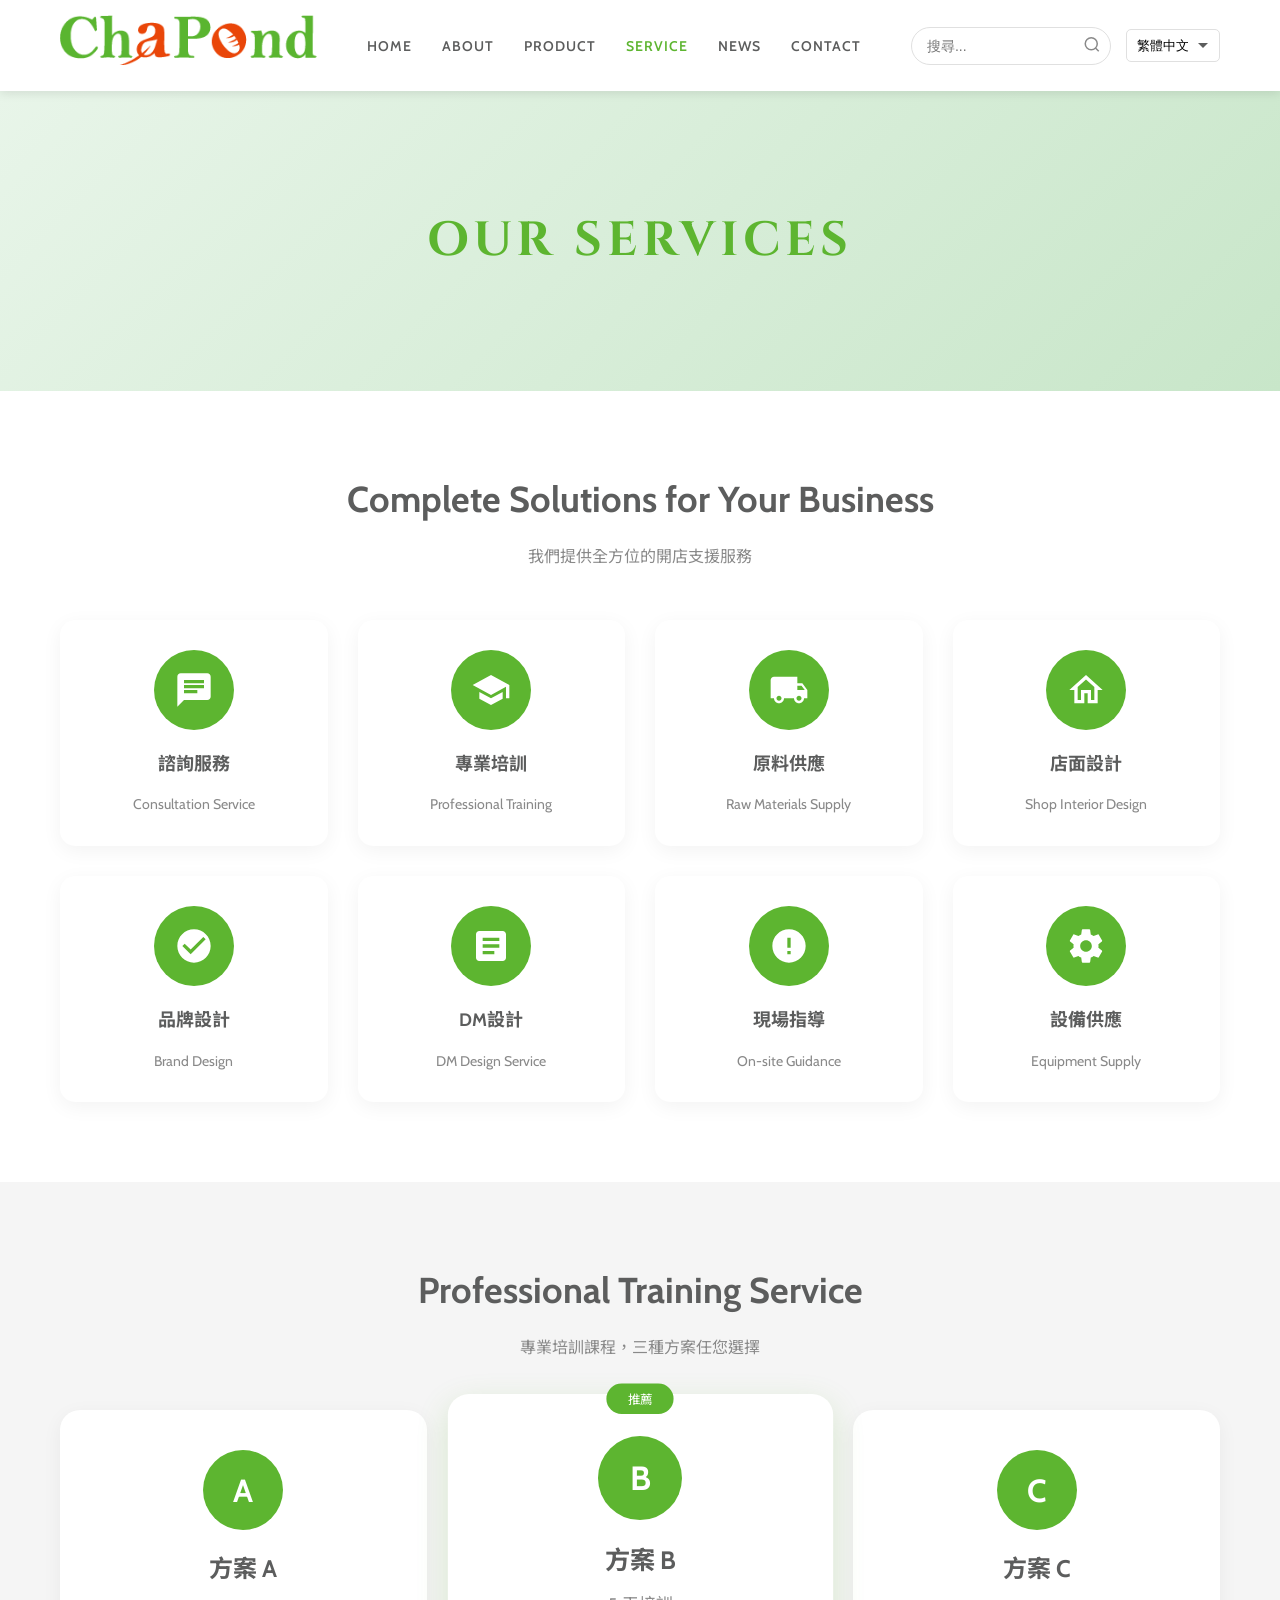
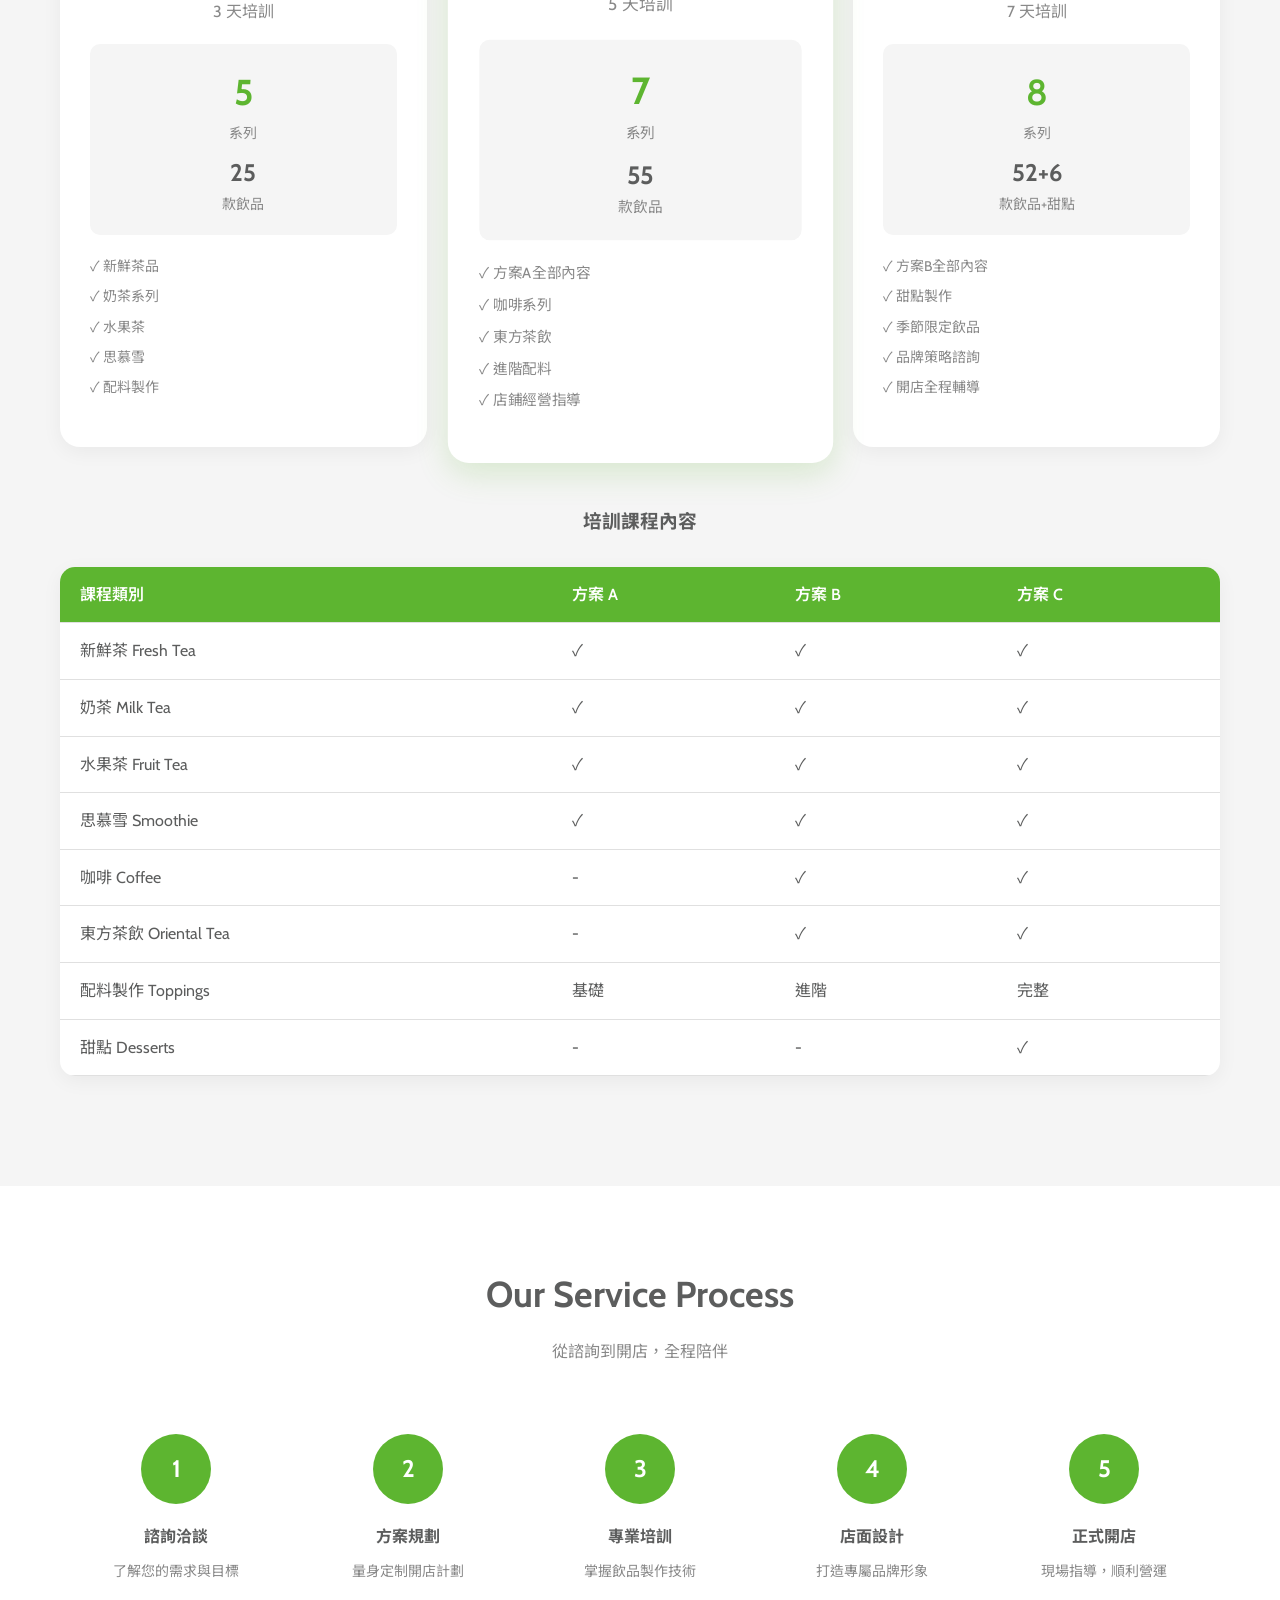
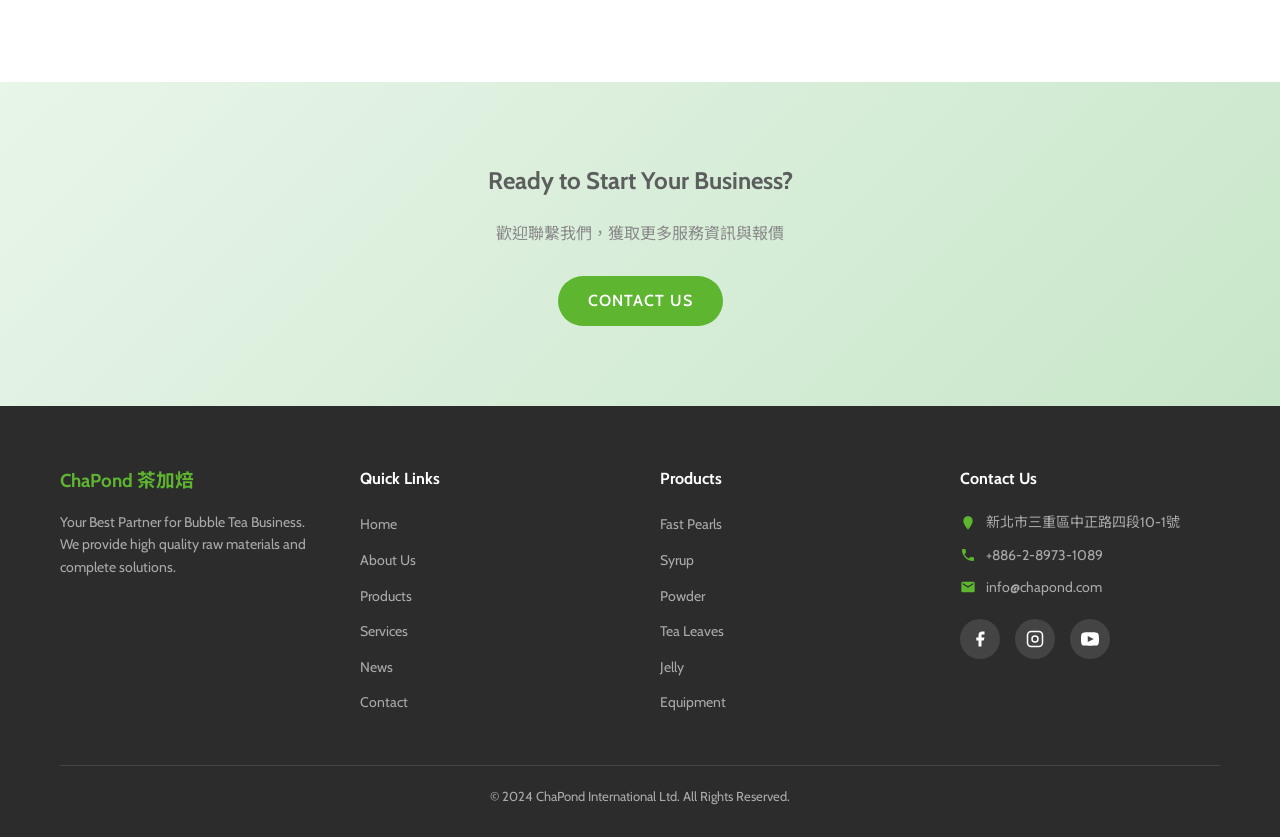
<file: service.html>
<!DOCTYPE html>
<html lang="zh-TW">
<head>
    <meta charset="UTF-8">
    <meta name="viewport" content="width=device-width, initial-scale=1.0">
    <meta name="description" content="ChaPond 茶加焙服務 - 諮詢、培訓、供應、設計等一站式服務">
    <title>Services - ChaPond 茶加焙</title>
    <link rel="preconnect" href="https://fonts.googleapis.com">
    <link rel="preconnect" href="https://fonts.gstatic.com" crossorigin>
    <link href="https://fonts.googleapis.com/css2?family=Cabin:wght@400;500;600;700&family=Cinzel:wght@400;700&family=Noto+Sans+TC:wght@300;400;500;700&display=swap" rel="stylesheet">
    <link rel="stylesheet" href="css/style.css">
</head>
<body>
    <!-- 加载动画 -->
    <div class="loader" id="loader">
        <div class="loader-spinner"></div>
    </div>

    <!-- 导航栏 -->
    <header class="header">
        <nav class="nav-container">
            <a href="index.html" class="logo">
                <img src="images/logo.png" alt="ChaPond 茶加焙" onerror="this.style.display='none'; this.parentElement.innerHTML='<span>ChaPond 茶加焙</span>'">
            </a>

            <ul class="nav-menu" id="navMenu">
                <li><a href="index.html">HOME</a></li>
                <li><a href="about.html">ABOUT</a></li>
                <li class="dropdown">
                    <a href="product.html">PRODUCT</a>
                    <div class="dropdown-content">
                        <a href="product.html#pearls">快煮珍珠 Fast Pearls</a>
                        <a href="product.html#syrup">糖漿 Syrup</a>
                        <a href="product.html#powder">粉類 Powder</a>
                        <a href="product.html#tea">茶葉 Tea</a>
                        <a href="product.html#jelly">果凍 Jelly</a>
                        <a href="product.html#equipment">設備 Equipment</a>
                    </div>
                </li>
                <li class="active"><a href="service.html">SERVICE</a></li>
                <li><a href="news.html">NEWS</a></li>
                <li><a href="contact.html">CONTACT</a></li>
            </ul>

            <div class="nav-icons">
                <div class="search-box">
                    <input type="text" placeholder="搜尋...">
                    <button type="submit">
                        <svg width="18" height="18" viewBox="0 0 24 24" fill="none" stroke="currentColor" stroke-width="2">
                            <circle cx="11" cy="11" r="8"></circle>
                            <path d="M21 21l-4.35-4.35"></path>
                        </svg>
                    </button>
                </div>
                <div class="language-selector">
                    <select id="language">
                        <option value="zh-TW">繁體中文</option>
                        <option value="zh-CN">简体中文</option>
                        <option value="en">English</option>
                    </select>
                </div>
            </div>

            <div class="hamburger" id="hamburger">
                <span></span>
                <span></span>
                <span></span>
            </div>
        </nav>
    </header>

    <!-- 页面横幅 -->
    <section class="page-banner">
        <h1>OUR SERVICES</h1>
    </section>

    <!-- 服务概览 -->
    <section class="content-section">
        <div class="container">
            <div class="section-title">
                <h2>Complete Solutions for Your Business</h2>
                <p>我們提供全方位的開店支援服務</p>
            </div>

            <div class="services-grid">
                <div class="service-card">
                    <div class="icon">
                        <svg width="40" height="40" viewBox="0 0 24 24" fill="white">
                            <path d="M20 2H4c-1.1 0-1.99.9-1.99 2L2 22l4-4h14c1.1 0 2-.9 2-2V4c0-1.1-.9-2-2-2zM6 9h12v2H6V9zm8 5H6v-2h8v2zm4-6H6V6h12v2z"/>
                        </svg>
                    </div>
                    <h3>諮詢服務</h3>
                    <p>Consultation Service</p>
                </div>
                <div class="service-card">
                    <div class="icon">
                        <svg width="40" height="40" viewBox="0 0 24 24" fill="white">
                            <path d="M5 13.18v4L12 21l7-3.82v-4L12 17l-7-3.82zM12 3L1 9l11 6 9-4.91V17h2V9L12 3z"/>
                        </svg>
                    </div>
                    <h3>專業培訓</h3>
                    <p>Professional Training</p>
                </div>
                <div class="service-card">
                    <div class="icon">
                        <svg width="40" height="40" viewBox="0 0 24 24" fill="white">
                            <path d="M20 8h-3V4H3c-1.1 0-2 .9-2 2v11h2c0 1.66 1.34 3 3 3s3-1.34 3-3h6c0 1.66 1.34 3 3 3s3-1.34 3-3h2v-5l-3-4zM6 18.5c-.83 0-1.5-.67-1.5-1.5s.67-1.5 1.5-1.5 1.5.67 1.5 1.5-.67 1.5-1.5 1.5zm13.5-9l1.96 2.5H17V9.5h2.5zm-1.5 9c-.83 0-1.5-.67-1.5-1.5s.67-1.5 1.5-1.5 1.5.67 1.5 1.5-.67 1.5-1.5 1.5z"/>
                        </svg>
                    </div>
                    <h3>原料供應</h3>
                    <p>Raw Materials Supply</p>
                </div>
                <div class="service-card">
                    <div class="icon">
                        <svg width="40" height="40" viewBox="0 0 24 24" fill="white">
                            <path d="M12 3L2 12h3v8h6v-6h2v6h6v-8h3L12 3zm5 15h-2v-6H9v6H7v-7.81l5-4.5 5 4.5V18z"/>
                        </svg>
                    </div>
                    <h3>店面設計</h3>
                    <p>Shop Interior Design</p>
                </div>
                <div class="service-card">
                    <div class="icon">
                        <svg width="40" height="40" viewBox="0 0 24 24" fill="white">
                            <path d="M12 2C6.48 2 2 6.48 2 12s4.48 10 10 10 10-4.48 10-10S17.52 2 12 2zm-2 15l-5-5 1.41-1.41L10 14.17l7.59-7.59L19 8l-9 9z"/>
                        </svg>
                    </div>
                    <h3>品牌設計</h3>
                    <p>Brand Design</p>
                </div>
                <div class="service-card">
                    <div class="icon">
                        <svg width="40" height="40" viewBox="0 0 24 24" fill="white">
                            <path d="M19 3H5c-1.1 0-2 .9-2 2v14c0 1.1.9 2 2 2h14c1.1 0 2-.9 2-2V5c0-1.1-.9-2-2-2zm-5 14H7v-2h7v2zm3-4H7v-2h10v2zm0-4H7V7h10v2z"/>
                        </svg>
                    </div>
                    <h3>DM設計</h3>
                    <p>DM Design Service</p>
                </div>
                <div class="service-card">
                    <div class="icon">
                        <svg width="40" height="40" viewBox="0 0 24 24" fill="white">
                            <path d="M12 2C6.48 2 2 6.48 2 12s4.48 10 10 10 10-4.48 10-10S17.52 2 12 2zm1 15h-2v-2h2v2zm0-4h-2V7h2v6z"/>
                        </svg>
                    </div>
                    <h3>現場指導</h3>
                    <p>On-site Guidance</p>
                </div>
                <div class="service-card">
                    <div class="icon">
                        <svg width="40" height="40" viewBox="0 0 24 24" fill="white">
                            <path d="M19.43 12.98c.04-.32.07-.64.07-.98s-.03-.66-.07-.98l2.11-1.65c.19-.15.24-.42.12-.64l-2-3.46c-.12-.22-.39-.3-.61-.22l-2.49 1c-.52-.4-1.08-.73-1.69-.98l-.38-2.65C14.46 2.18 14.25 2 14 2h-4c-.25 0-.46.18-.49.42l-.38 2.65c-.61.25-1.17.59-1.69.98l-2.49-1c-.23-.09-.49 0-.61.22l-2 3.46c-.13.22-.07.49.12.64l2.11 1.65c-.04.32-.07.65-.07.98s.03.66.07.98l-2.11 1.65c-.19.15-.24.42-.12.64l2 3.46c.12.22.39.3.61.22l2.49-1c.52.4 1.08.73 1.69.98l.38 2.65c.03.24.24.42.49.42h4c.25 0 .46-.18.49-.42l.38-2.65c.61-.25 1.17-.59 1.69-.98l2.49 1c.23.09.49 0 .61-.22l2-3.46c.12-.22.07-.49-.12-.64l-2.11-1.65zM12 15.5c-1.93 0-3.5-1.57-3.5-3.5s1.57-3.5 3.5-3.5 3.5 1.57 3.5 3.5-1.57 3.5-3.5 3.5z"/>
                        </svg>
                    </div>
                    <h3>設備供應</h3>
                    <p>Equipment Supply</p>
                </div>
            </div>
        </div>
    </section>

    <!-- 培训课程 -->
    <section class="content-section" style="background: var(--bg-light);">
        <div class="container">
            <div class="section-title">
                <h2>Professional Training Service</h2>
                <p>專業培訓課程，三種方案任您選擇</p>
            </div>

            <div class="training-plans" style="display: grid; grid-template-columns: repeat(3, 1fr); gap: 30px; margin-top: 40px;">
                <!-- 方案 A -->
                <div style="background: white; border-radius: 20px; padding: 40px 30px; text-align: center; box-shadow: 0 5px 20px rgba(0,0,0,0.05); transition: all 0.3s ease;">
                    <div style="width: 80px; height: 80px; background: var(--primary-color); border-radius: 50%; display: flex; align-items: center; justify-content: center; margin: 0 auto 20px;">
                        <span style="color: white; font-size: 32px; font-weight: bold;">A</span>
                    </div>
                    <h3 style="font-size: 24px; margin-bottom: 10px;">方案 A</h3>
                    <p style="color: var(--text-light); margin-bottom: 20px;">3 天培訓</p>
                    <div style="background: var(--bg-light); padding: 20px; border-radius: 10px; margin-bottom: 20px;">
                        <p style="font-size: 36px; font-weight: bold; color: var(--primary-color);">5</p>
                        <p style="font-size: 14px; color: var(--text-light);">系列</p>
                        <p style="font-size: 24px; font-weight: bold; margin-top: 10px;">25</p>
                        <p style="font-size: 14px; color: var(--text-light);">款飲品</p>
                    </div>
                    <ul style="text-align: left; font-size: 14px; color: var(--text-light);">
                        <li style="margin-bottom: 8px;">✓ 新鮮茶品</li>
                        <li style="margin-bottom: 8px;">✓ 奶茶系列</li>
                        <li style="margin-bottom: 8px;">✓ 水果茶</li>
                        <li style="margin-bottom: 8px;">✓ 思慕雪</li>
                        <li style="margin-bottom: 8px;">✓ 配料製作</li>
                    </ul>
                </div>

                <!-- 方案 B -->
                <div style="background: white; border-radius: 20px; padding: 40px 30px; text-align: center; box-shadow: 0 10px 30px rgba(93,181,48,0.2); transform: scale(1.05); position: relative;">
                    <div style="position: absolute; top: -10px; left: 50%; transform: translateX(-50%); background: var(--primary-color); color: white; padding: 5px 20px; border-radius: 20px; font-size: 12px;">推薦</div>
                    <div style="width: 80px; height: 80px; background: var(--primary-color); border-radius: 50%; display: flex; align-items: center; justify-content: center; margin: 0 auto 20px;">
                        <span style="color: white; font-size: 32px; font-weight: bold;">B</span>
                    </div>
                    <h3 style="font-size: 24px; margin-bottom: 10px;">方案 B</h3>
                    <p style="color: var(--text-light); margin-bottom: 20px;">5 天培訓</p>
                    <div style="background: var(--bg-light); padding: 20px; border-radius: 10px; margin-bottom: 20px;">
                        <p style="font-size: 36px; font-weight: bold; color: var(--primary-color);">7</p>
                        <p style="font-size: 14px; color: var(--text-light);">系列</p>
                        <p style="font-size: 24px; font-weight: bold; margin-top: 10px;">55</p>
                        <p style="font-size: 14px; color: var(--text-light);">款飲品</p>
                    </div>
                    <ul style="text-align: left; font-size: 14px; color: var(--text-light);">
                        <li style="margin-bottom: 8px;">✓ 方案A全部內容</li>
                        <li style="margin-bottom: 8px;">✓ 咖啡系列</li>
                        <li style="margin-bottom: 8px;">✓ 東方茶飲</li>
                        <li style="margin-bottom: 8px;">✓ 進階配料</li>
                        <li style="margin-bottom: 8px;">✓ 店鋪經營指導</li>
                    </ul>
                </div>

                <!-- 方案 C -->
                <div style="background: white; border-radius: 20px; padding: 40px 30px; text-align: center; box-shadow: 0 5px 20px rgba(0,0,0,0.05); transition: all 0.3s ease;">
                    <div style="width: 80px; height: 80px; background: var(--primary-color); border-radius: 50%; display: flex; align-items: center; justify-content: center; margin: 0 auto 20px;">
                        <span style="color: white; font-size: 32px; font-weight: bold;">C</span>
                    </div>
                    <h3 style="font-size: 24px; margin-bottom: 10px;">方案 C</h3>
                    <p style="color: var(--text-light); margin-bottom: 20px;">7 天培訓</p>
                    <div style="background: var(--bg-light); padding: 20px; border-radius: 10px; margin-bottom: 20px;">
                        <p style="font-size: 36px; font-weight: bold; color: var(--primary-color);">8</p>
                        <p style="font-size: 14px; color: var(--text-light);">系列</p>
                        <p style="font-size: 24px; font-weight: bold; margin-top: 10px;">52+6</p>
                        <p style="font-size: 14px; color: var(--text-light);">款飲品+甜點</p>
                    </div>
                    <ul style="text-align: left; font-size: 14px; color: var(--text-light);">
                        <li style="margin-bottom: 8px;">✓ 方案B全部內容</li>
                        <li style="margin-bottom: 8px;">✓ 甜點製作</li>
                        <li style="margin-bottom: 8px;">✓ 季節限定飲品</li>
                        <li style="margin-bottom: 8px;">✓ 品牌策略諮詢</li>
                        <li style="margin-bottom: 8px;">✓ 開店全程輔導</li>
                    </ul>
                </div>
            </div>

            <!-- 课程内容表格 -->
            <div style="margin-top: 60px;">
                <h3 style="text-align: center; margin-bottom: 30px;">培訓課程內容</h3>
                <table class="training-table">
                    <thead>
                        <tr>
                            <th>課程類別</th>
                            <th>方案 A</th>
                            <th>方案 B</th>
                            <th>方案 C</th>
                        </tr>
                    </thead>
                    <tbody>
                        <tr>
                            <td>新鮮茶 Fresh Tea</td>
                            <td>✓</td>
                            <td>✓</td>
                            <td>✓</td>
                        </tr>
                        <tr>
                            <td>奶茶 Milk Tea</td>
                            <td>✓</td>
                            <td>✓</td>
                            <td>✓</td>
                        </tr>
                        <tr>
                            <td>水果茶 Fruit Tea</td>
                            <td>✓</td>
                            <td>✓</td>
                            <td>✓</td>
                        </tr>
                        <tr>
                            <td>思慕雪 Smoothie</td>
                            <td>✓</td>
                            <td>✓</td>
                            <td>✓</td>
                        </tr>
                        <tr>
                            <td>咖啡 Coffee</td>
                            <td>-</td>
                            <td>✓</td>
                            <td>✓</td>
                        </tr>
                        <tr>
                            <td>東方茶飲 Oriental Tea</td>
                            <td>-</td>
                            <td>✓</td>
                            <td>✓</td>
                        </tr>
                        <tr>
                            <td>配料製作 Toppings</td>
                            <td>基礎</td>
                            <td>進階</td>
                            <td>完整</td>
                        </tr>
                        <tr>
                            <td>甜點 Desserts</td>
                            <td>-</td>
                            <td>-</td>
                            <td>✓</td>
                        </tr>
                    </tbody>
                </table>
            </div>
        </div>
    </section>

    <!-- 服务流程 -->
    <section class="content-section">
        <div class="container">
            <div class="section-title">
                <h2>Our Service Process</h2>
                <p>從諮詢到開店，全程陪伴</p>
            </div>

            <div style="display: flex; justify-content: space-between; align-items: flex-start; margin-top: 50px; flex-wrap: wrap;">
                <div style="flex: 1; min-width: 200px; text-align: center; padding: 20px; position: relative;">
                    <div style="width: 70px; height: 70px; background: var(--primary-color); border-radius: 50%; display: flex; align-items: center; justify-content: center; margin: 0 auto 20px; position: relative; z-index: 2;">
                        <span style="color: white; font-size: 24px; font-weight: bold;">1</span>
                    </div>
                    <h4 style="margin-bottom: 10px;">諮詢洽談</h4>
                    <p style="font-size: 14px; color: var(--text-light);">了解您的需求與目標</p>
                </div>
                <div style="flex: 1; min-width: 200px; text-align: center; padding: 20px; position: relative;">
                    <div style="width: 70px; height: 70px; background: var(--primary-color); border-radius: 50%; display: flex; align-items: center; justify-content: center; margin: 0 auto 20px; position: relative; z-index: 2;">
                        <span style="color: white; font-size: 24px; font-weight: bold;">2</span>
                    </div>
                    <h4 style="margin-bottom: 10px;">方案規劃</h4>
                    <p style="font-size: 14px; color: var(--text-light);">量身定制開店計劃</p>
                </div>
                <div style="flex: 1; min-width: 200px; text-align: center; padding: 20px; position: relative;">
                    <div style="width: 70px; height: 70px; background: var(--primary-color); border-radius: 50%; display: flex; align-items: center; justify-content: center; margin: 0 auto 20px; position: relative; z-index: 2;">
                        <span style="color: white; font-size: 24px; font-weight: bold;">3</span>
                    </div>
                    <h4 style="margin-bottom: 10px;">專業培訓</h4>
                    <p style="font-size: 14px; color: var(--text-light);">掌握飲品製作技術</p>
                </div>
                <div style="flex: 1; min-width: 200px; text-align: center; padding: 20px; position: relative;">
                    <div style="width: 70px; height: 70px; background: var(--primary-color); border-radius: 50%; display: flex; align-items: center; justify-content: center; margin: 0 auto 20px; position: relative; z-index: 2;">
                        <span style="color: white; font-size: 24px; font-weight: bold;">4</span>
                    </div>
                    <h4 style="margin-bottom: 10px;">店面設計</h4>
                    <p style="font-size: 14px; color: var(--text-light);">打造專屬品牌形象</p>
                </div>
                <div style="flex: 1; min-width: 200px; text-align: center; padding: 20px; position: relative;">
                    <div style="width: 70px; height: 70px; background: var(--primary-color); border-radius: 50%; display: flex; align-items: center; justify-content: center; margin: 0 auto 20px; position: relative; z-index: 2;">
                        <span style="color: white; font-size: 24px; font-weight: bold;">5</span>
                    </div>
                    <h4 style="margin-bottom: 10px;">正式開店</h4>
                    <p style="font-size: 14px; color: var(--text-light);">現場指導，順利營運</p>
                </div>
            </div>
        </div>
    </section>

    <!-- CTA -->
    <section class="content-section" style="text-align: center; background: linear-gradient(135deg, #e8f5e9 0%, #c8e6c9 100%); padding: 80px 20px;">
        <div class="container">
            <h2 style="margin-bottom: 20px;">Ready to Start Your Business?</h2>
            <p style="max-width: 600px; margin: 0 auto 30px; color: var(--text-light);">歡迎聯繫我們，獲取更多服務資訊與報價</p>
            <a href="contact.html" class="btn">CONTACT US</a>
        </div>
    </section>

    <!-- 页脚 -->
    <footer class="footer">
        <div class="container">
            <div class="footer-content">
                <div class="footer-logo">
                    <h3 style="color: #5DB530; margin-bottom: 15px;">ChaPond 茶加焙</h3>
                    <p>Your Best Partner for Bubble Tea Business. We provide high quality raw materials and complete solutions.</p>
                </div>
                <div class="footer-section">
                    <h4>Quick Links</h4>
                    <ul>
                        <li><a href="index.html">Home</a></li>
                        <li><a href="about.html">About Us</a></li>
                        <li><a href="product.html">Products</a></li>
                        <li><a href="service.html">Services</a></li>
                        <li><a href="news.html">News</a></li>
                        <li><a href="contact.html">Contact</a></li>
                    </ul>
                </div>
                <div class="footer-section">
                    <h4>Products</h4>
                    <ul>
                        <li><a href="product.html#pearls">Fast Pearls</a></li>
                        <li><a href="product.html#syrup">Syrup</a></li>
                        <li><a href="product.html#powder">Powder</a></li>
                        <li><a href="product.html#tea">Tea Leaves</a></li>
                        <li><a href="product.html#jelly">Jelly</a></li>
                        <li><a href="product.html#equipment">Equipment</a></li>
                    </ul>
                </div>
                <div class="footer-section footer-contact">
                    <h4>Contact Us</h4>
                    <p>
                        <svg width="16" height="16" viewBox="0 0 24 24" fill="#5DB530">
                            <path d="M12 2C8.13 2 5 5.13 5 9c0 5.25 7 13 7 13s7-7.75 7-13c0-3.87-3.13-7-7-7z"/>
                        </svg>
                        新北市三重區中正路四段10-1號
                    </p>
                    <p>
                        <svg width="16" height="16" viewBox="0 0 24 24" fill="#5DB530">
                            <path d="M6.62 10.79c1.44 2.83 3.76 5.14 6.59 6.59l2.2-2.2c.27-.27.67-.36 1.02-.24 1.12.37 2.33.57 3.57.57.55 0 1 .45 1 1V20c0 .55-.45 1-1 1-9.39 0-17-7.61-17-17 0-.55.45-1 1-1h3.5c.55 0 1 .45 1 1 0 1.25.2 2.45.57 3.57.11.35.03.74-.25 1.02l-2.2 2.2z"/>
                        </svg>
                        +886-2-8973-1089
                    </p>
                    <p>
                        <svg width="16" height="16" viewBox="0 0 24 24" fill="#5DB530">
                            <path d="M20 4H4c-1.1 0-1.99.9-1.99 2L2 18c0 1.1.9 2 2 2h16c1.1 0 2-.9 2-2V6c0-1.1-.9-2-2-2zm0 4l-8 5-8-5V6l8 5 8-5v2z"/>
                        </svg>
                        info@chapond.com
                    </p>
                    <div class="social-links">
                        <a href="#" aria-label="Facebook">
                            <svg width="18" height="18" viewBox="0 0 24 24" fill="white">
                                <path d="M18 2h-3a5 5 0 0 0-5 5v3H7v4h3v8h4v-8h3l1-4h-4V7a1 1 0 0 1 1-1h3z"/>
                            </svg>
                        </a>
                        <a href="#" aria-label="Instagram">
                            <svg width="18" height="18" viewBox="0 0 24 24" fill="white">
                                <rect x="2" y="2" width="20" height="20" rx="5" ry="5" fill="none" stroke="white" stroke-width="2"/>
                                <circle cx="12" cy="12" r="4" fill="none" stroke="white" stroke-width="2"/>
                            </svg>
                        </a>
                        <a href="#" aria-label="YouTube">
                            <svg width="18" height="18" viewBox="0 0 24 24" fill="white">
                                <path d="M19.615 3.184c-3.604-.246-11.631-.245-15.23 0-3.897.266-4.356 2.62-4.385 8.816.029 6.185.484 8.549 4.385 8.816 3.6.245 11.626.246 15.23 0 3.897-.266 4.356-2.62 4.385-8.816-.029-6.185-.484-8.549-4.385-8.816zm-10.615 12.816v-8l8 3.993-8 4.007z"/>
                            </svg>
                        </a>
                    </div>
                </div>
            </div>
            <div class="footer-bottom">
                <p>&copy; 2024 ChaPond International Ltd. All Rights Reserved.</p>
            </div>
        </div>
    </footer>

    <script src="js/main.js"></script>
</body>
</html>
</file>
<file: css/style.css>
/* ChaPond 茶加焙 - 主样式文件 */

/* ========== 基础重置 ========== */
* {
    margin: 0;
    padding: 0;
    box-sizing: border-box;
}

html {
    scroll-behavior: smooth;
}

body {
    font-family: 'Cabin', 'Noto Sans TC', sans-serif;
    color: #5C5D5D;
    line-height: 1.6;
    background-color: #fff;
}

a {
    text-decoration: none;
    color: inherit;
    transition: all 0.3s ease;
}

ul {
    list-style: none;
}

img {
    max-width: 100%;
    height: auto;
}

.container {
    max-width: 1200px;
    margin: 0 auto;
    padding: 0 20px;
}

/* ========== 颜色变量 ========== */
:root {
    --primary-color: #5DB530;
    --primary-dark: #4a9127;
    --text-color: #5C5D5D;
    --text-light: #898989;
    --white: #ffffff;
    --bg-light: #f5f5f5;
    --border-color: #e0e0e0;
}

/* ========== 导航栏 ========== */
.header {
    position: sticky;
    top: 0;
    background: var(--white);
    z-index: 1000;
    box-shadow: 0 2px 10px rgba(0,0,0,0.1);
}

.nav-container {
    display: flex;
    justify-content: space-between;
    align-items: center;
    padding: 15px 20px;
    max-width: 1200px;
    margin: 0 auto;
}

.logo img {
    height: 50px;
}

.logo {
    font-size: 24px;
    font-weight: bold;
    color: var(--primary-color);
}

.nav-menu {
    display: flex;
    gap: 30px;
    align-items: center;
}

.nav-menu li {
    position: relative;
}

.nav-menu a {
    font-size: 14px;
    font-weight: 600;
    text-transform: uppercase;
    letter-spacing: 1px;
    padding: 10px 0;
    color: var(--text-color);
}

.nav-menu a:hover {
    color: var(--primary-color);
}

.nav-menu .active a {
    color: var(--primary-color);
}

/* 下拉菜单 */
.dropdown {
    position: relative;
}

.dropdown-content {
    position: absolute;
    top: 100%;
    left: 0;
    background: var(--white);
    min-width: 220px;
    box-shadow: 0 4px 15px rgba(0,0,0,0.1);
    border-radius: 8px;
    padding: 10px 0;
    opacity: 0;
    visibility: hidden;
    transform: translateY(10px);
    transition: all 0.3s ease;
}

.dropdown:hover .dropdown-content {
    opacity: 1;
    visibility: visible;
    transform: translateY(0);
}

.dropdown-content a {
    display: block;
    padding: 10px 20px;
    font-size: 13px;
    text-transform: none;
}

.dropdown-content a:hover {
    background: var(--bg-light);
    color: var(--primary-color);
}

/* 汉堡菜单 */
.hamburger {
    display: none;
    flex-direction: column;
    cursor: pointer;
    gap: 5px;
}

.hamburger span {
    width: 25px;
    height: 3px;
    background: var(--text-color);
    transition: all 0.3s ease;
}

/* 导航图标 */
.nav-icons {
    display: flex;
    gap: 15px;
    align-items: center;
}

.nav-icons a {
    font-size: 18px;
    color: var(--text-color);
}

.nav-icons a:hover {
    color: var(--primary-color);
}

/* ========== 主视觉区域 ========== */
.hero {
    position: relative;
    height: 600px;
    background: linear-gradient(135deg, #f8f9fa 0%, #e8f5e9 100%);
    display: flex;
    align-items: center;
    justify-content: center;
    overflow: hidden;
}

.hero-slider {
    width: 100%;
    height: 100%;
    position: relative;
}

.hero-slide {
    position: absolute;
    top: 0;
    left: 0;
    width: 100%;
    height: 100%;
    opacity: 0;
    transition: opacity 1s ease;
    display: flex;
    align-items: center;
    justify-content: center;
}

.hero-slide.active {
    opacity: 1;
}

.hero-content {
    text-align: center;
    z-index: 2;
}

.hero-title {
    font-family: 'Cinzel', serif;
    font-size: 72px;
    font-weight: bold;
    color: var(--primary-color);
    margin-bottom: 20px;
    letter-spacing: 10px;
}

.hero-subtitle {
    font-size: 24px;
    color: var(--text-light);
    margin-bottom: 30px;
}

.hero-decoration {
    position: absolute;
    opacity: 0.3;
}

.hero-decoration.left {
    left: 5%;
    top: 20%;
    transform: rotate(-15deg);
}

.hero-decoration.right {
    right: 5%;
    bottom: 20%;
    transform: rotate(15deg);
}

/* ========== 产品展示区 ========== */
.products-section {
    padding: 80px 0;
    background: var(--white);
}

.section-title {
    text-align: center;
    margin-bottom: 50px;
}

.section-title h2 {
    font-size: 36px;
    color: var(--text-color);
    margin-bottom: 15px;
}

.section-title p {
    color: var(--text-light);
    font-size: 16px;
}

.products-grid {
    display: grid;
    grid-template-columns: repeat(5, 1fr);
    gap: 30px;
}

.product-card {
    text-align: center;
    padding: 30px 20px;
    border-radius: 15px;
    background: var(--white);
    box-shadow: 0 5px 20px rgba(0,0,0,0.05);
    transition: all 0.3s ease;
    position: relative;
    overflow: hidden;
}

.product-card:hover {
    transform: translateY(-10px);
    box-shadow: 0 15px 40px rgba(0,0,0,0.1);
}

.product-card .icon {
    width: 120px;
    height: 120px;
    margin: 0 auto 20px;
    border-radius: 50%;
    background: var(--bg-light);
    display: flex;
    align-items: center;
    justify-content: center;
    transition: all 0.3s ease;
}

.product-card:hover .icon {
    background: var(--primary-color);
}

.product-card .icon img {
    width: 60px;
    height: 60px;
    transition: all 0.3s ease;
}

.product-card:hover .icon img {
    filter: brightness(0) invert(1);
}

.product-card h3 {
    font-size: 16px;
    color: var(--text-color);
    margin-bottom: 10px;
}

.product-card p {
    font-size: 13px;
    color: var(--text-light);
}

.view-overlay {
    position: absolute;
    top: 0;
    left: 0;
    width: 100%;
    height: 100%;
    background: rgba(93, 181, 48, 0.9);
    display: flex;
    align-items: center;
    justify-content: center;
    opacity: 0;
    transition: all 0.3s ease;
}

.product-card:hover .view-overlay {
    opacity: 1;
}

.view-overlay span {
    color: var(--white);
    font-size: 16px;
    font-weight: bold;
    text-transform: uppercase;
}

/* ========== 关于我们区域 ========== */
.about-section {
    padding: 80px 0;
    background: var(--bg-light);
}

.about-content {
    display: flex;
    align-items: center;
    gap: 60px;
}

.about-image {
    flex: 1;
}

.about-image img {
    border-radius: 20px;
    box-shadow: 0 10px 30px rgba(0,0,0,0.1);
}

.about-text {
    flex: 1;
}

.about-text h2 {
    font-size: 32px;
    color: var(--text-color);
    margin-bottom: 20px;
    line-height: 1.3;
}

.about-text p {
    color: var(--text-light);
    margin-bottom: 30px;
}

.features-grid {
    display: grid;
    grid-template-columns: repeat(2, 1fr);
    gap: 20px;
}

.feature-item {
    display: flex;
    align-items: center;
    gap: 15px;
}

.feature-icon {
    width: 50px;
    height: 50px;
    border-radius: 50%;
    background: var(--primary-color);
    display: flex;
    align-items: center;
    justify-content: center;
    flex-shrink: 0;
}

.feature-icon img {
    width: 25px;
    height: 25px;
    filter: brightness(0) invert(1);
}

.feature-item span {
    font-size: 14px;
    color: var(--text-color);
    font-weight: 500;
}

.btn {
    display: inline-block;
    padding: 12px 30px;
    background: var(--primary-color);
    color: var(--white);
    border-radius: 25px;
    font-weight: 600;
    text-transform: uppercase;
    letter-spacing: 1px;
    transition: all 0.3s ease;
    border: none;
    cursor: pointer;
}

.btn:hover {
    background: var(--primary-dark);
    transform: translateY(-2px);
}

.btn-outline {
    background: transparent;
    border: 2px solid var(--primary-color);
    color: var(--primary-color);
}

.btn-outline:hover {
    background: var(--primary-color);
    color: var(--white);
}

/* ========== 新闻区域 ========== */
.news-section {
    padding: 80px 0;
    background: var(--white);
}

.news-slider {
    position: relative;
    overflow: hidden;
}

.news-track {
    display: flex;
    transition: transform 0.5s ease;
}

.news-card {
    flex: 0 0 calc(33.333% - 20px);
    margin: 0 10px;
    background: var(--white);
    border-radius: 20px;
    overflow: hidden;
    box-shadow: 0 5px 20px rgba(0,0,0,0.05);
    transition: all 0.3s ease;
}

.news-card:hover {
    transform: translateY(-5px);
    box-shadow: 0 15px 40px rgba(0,0,0,0.1);
}

.news-image {
    height: 200px;
    overflow: hidden;
}

.news-image img {
    width: 100%;
    height: 100%;
    object-fit: cover;
    transition: transform 0.3s ease;
}

.news-card:hover .news-image img {
    transform: scale(1.1);
}

.news-content {
    padding: 25px;
}

.news-date {
    display: inline-block;
    width: 60px;
    height: 60px;
    background: var(--primary-color);
    border-radius: 50%;
    text-align: center;
    color: var(--white);
    margin-bottom: 15px;
}

.news-date .day {
    display: block;
    font-size: 20px;
    font-weight: bold;
    line-height: 1.2;
    padding-top: 10px;
}

.news-date .month {
    display: block;
    font-size: 12px;
}

.news-content h3 {
    font-size: 18px;
    color: var(--text-color);
    margin-bottom: 10px;
}

.news-content p {
    font-size: 14px;
    color: var(--text-light);
    margin-bottom: 15px;
}

.news-link {
    color: var(--primary-color);
    font-weight: 600;
    font-size: 14px;
}

.slider-nav {
    display: flex;
    justify-content: center;
    gap: 10px;
    margin-top: 30px;
}

.slider-dot {
    width: 12px;
    height: 12px;
    border-radius: 50%;
    background: var(--border-color);
    cursor: pointer;
    transition: all 0.3s ease;
}

.slider-dot.active {
    background: var(--primary-color);
}

.slider-arrows {
    position: absolute;
    top: 50%;
    width: 100%;
    display: flex;
    justify-content: space-between;
    transform: translateY(-50%);
    padding: 0 10px;
    pointer-events: none;
}

.slider-arrow {
    width: 45px;
    height: 45px;
    background: var(--white);
    border-radius: 50%;
    display: flex;
    align-items: center;
    justify-content: center;
    cursor: pointer;
    box-shadow: 0 3px 10px rgba(0,0,0,0.1);
    transition: all 0.3s ease;
    pointer-events: all;
}

.slider-arrow:hover {
    background: var(--primary-color);
    color: var(--white);
}

/* ========== 页脚 ========== */
.footer {
    background: #2c2c2c;
    color: var(--white);
    padding: 60px 0 30px;
}

.footer-content {
    display: grid;
    grid-template-columns: repeat(4, 1fr);
    gap: 40px;
    margin-bottom: 40px;
}

.footer-logo img {
    height: 60px;
    margin-bottom: 20px;
}

.footer-logo p {
    color: #aaa;
    font-size: 14px;
}

.footer-section h4 {
    font-size: 16px;
    margin-bottom: 20px;
    color: var(--white);
}

.footer-section ul li {
    margin-bottom: 10px;
}

.footer-section ul li a {
    color: #aaa;
    font-size: 14px;
}

.footer-section ul li a:hover {
    color: var(--primary-color);
}

.footer-contact p {
    color: #aaa;
    font-size: 14px;
    margin-bottom: 10px;
    display: flex;
    align-items: center;
    gap: 10px;
}

.social-links {
    display: flex;
    gap: 15px;
    margin-top: 20px;
}

.social-links a {
    width: 40px;
    height: 40px;
    background: #444;
    border-radius: 50%;
    display: flex;
    align-items: center;
    justify-content: center;
    transition: all 0.3s ease;
}

.social-links a:hover {
    background: var(--primary-color);
}

.footer-bottom {
    border-top: 1px solid #444;
    padding-top: 20px;
    text-align: center;
    color: #aaa;
    font-size: 13px;
}

/* ========== 页面横幅 ========== */
.page-banner {
    height: 300px;
    background: linear-gradient(135deg, #e8f5e9 0%, #c8e6c9 100%);
    display: flex;
    align-items: center;
    justify-content: center;
    text-align: center;
}

.page-banner h1 {
    font-size: 48px;
    color: var(--primary-color);
    font-family: 'Cinzel', serif;
    letter-spacing: 5px;
}

/* ========== 内容区域 ========== */
.content-section {
    padding: 80px 0;
}

.content-block {
    margin-bottom: 60px;
}

.content-block h2 {
    font-size: 28px;
    color: var(--text-color);
    margin-bottom: 20px;
}

.content-block p {
    color: var(--text-light);
    line-height: 1.8;
    margin-bottom: 20px;
}

/* ========== 服务页面 ========== */
.services-grid {
    display: grid;
    grid-template-columns: repeat(4, 1fr);
    gap: 30px;
}

.service-card {
    background: var(--white);
    border-radius: 15px;
    padding: 30px;
    text-align: center;
    box-shadow: 0 5px 20px rgba(0,0,0,0.05);
    transition: all 0.3s ease;
}

.service-card:hover {
    transform: translateY(-10px);
    box-shadow: 0 15px 40px rgba(0,0,0,0.1);
}

.service-card .icon {
    width: 80px;
    height: 80px;
    margin: 0 auto 20px;
    background: var(--primary-color);
    border-radius: 50%;
    display: flex;
    align-items: center;
    justify-content: center;
}

.service-card .icon svg {
    width: 40px;
    height: 40px;
    fill: var(--white);
}

.service-card h3 {
    font-size: 18px;
    color: var(--text-color);
    margin-bottom: 15px;
}

.service-card p {
    font-size: 14px;
    color: var(--text-light);
}

/* 培训计划表格 */
.training-table {
    width: 100%;
    border-collapse: collapse;
    margin: 30px 0;
    background: var(--white);
    border-radius: 15px;
    overflow: hidden;
    box-shadow: 0 5px 20px rgba(0,0,0,0.05);
}

.training-table th,
.training-table td {
    padding: 15px 20px;
    text-align: left;
    border-bottom: 1px solid var(--border-color);
}

.training-table th {
    background: var(--primary-color);
    color: var(--white);
    font-weight: 600;
}

.training-table tr:hover {
    background: var(--bg-light);
}

/* ========== 联系页面 ========== */
.contact-grid {
    display: grid;
    grid-template-columns: 1fr 1fr;
    gap: 60px;
}

.contact-info h3 {
    font-size: 24px;
    color: var(--text-color);
    margin-bottom: 30px;
}

.contact-item {
    display: flex;
    gap: 15px;
    margin-bottom: 25px;
}

.contact-item .icon {
    width: 50px;
    height: 50px;
    background: var(--primary-color);
    border-radius: 50%;
    display: flex;
    align-items: center;
    justify-content: center;
    flex-shrink: 0;
}

.contact-item .icon svg {
    width: 24px;
    height: 24px;
    fill: var(--white);
}

.contact-item .text h4 {
    font-size: 16px;
    color: var(--text-color);
    margin-bottom: 5px;
}

.contact-item .text p {
    font-size: 14px;
    color: var(--text-light);
}

.contact-form {
    background: var(--bg-light);
    padding: 40px;
    border-radius: 20px;
}

.contact-form h3 {
    font-size: 24px;
    color: var(--text-color);
    margin-bottom: 30px;
}

.form-group {
    margin-bottom: 20px;
}

.form-group label {
    display: block;
    font-size: 14px;
    color: var(--text-color);
    margin-bottom: 8px;
}

.form-group input,
.form-group select,
.form-group textarea {
    width: 100%;
    padding: 12px 15px;
    border: 1px solid var(--border-color);
    border-radius: 25px;
    font-size: 14px;
    transition: all 0.3s ease;
}

.form-group textarea {
    border-radius: 15px;
    resize: vertical;
    min-height: 120px;
}

.form-group input:focus,
.form-group select:focus,
.form-group textarea:focus {
    outline: none;
    border-color: var(--primary-color);
}

.form-row {
    display: grid;
    grid-template-columns: 1fr 1fr;
    gap: 20px;
}

/* ========== 新闻页面 ========== */
.news-list {
    display: flex;
    flex-direction: column;
    gap: 30px;
}

.news-list-item {
    display: flex;
    gap: 30px;
    background: var(--white);
    border-radius: 20px;
    overflow: hidden;
    box-shadow: 0 5px 20px rgba(0,0,0,0.05);
    transition: all 0.3s ease;
}

.news-list-item:hover {
    transform: translateX(10px);
    box-shadow: 0 10px 30px rgba(0,0,0,0.1);
}

.news-list-image {
    width: 35%;
    min-height: 200px;
}

.news-list-image img {
    width: 100%;
    height: 100%;
    object-fit: cover;
}

.news-list-content {
    flex: 1;
    padding: 30px;
    display: flex;
    flex-direction: column;
    justify-content: center;
}

.news-list-content h3 {
    font-size: 22px;
    color: var(--text-color);
    margin-bottom: 15px;
}

.news-list-content p {
    color: var(--text-light);
    margin-bottom: 20px;
}

/* ========== 产品页面 ========== */
.product-categories {
    display: grid;
    grid-template-columns: repeat(3, 1fr);
    gap: 30px;
}

.category-card {
    position: relative;
    height: 300px;
    border-radius: 20px;
    overflow: hidden;
    box-shadow: 0 10px 30px rgba(0,0,0,0.1);
}

.category-card img {
    width: 100%;
    height: 100%;
    object-fit: cover;
    transition: transform 0.5s ease;
}

.category-card:hover img {
    transform: scale(1.1);
}

.category-overlay {
    position: absolute;
    bottom: 0;
    left: 0;
    right: 0;
    padding: 30px;
    background: linear-gradient(transparent, rgba(0,0,0,0.8));
    color: var(--white);
}

.category-overlay h3 {
    font-size: 24px;
    margin-bottom: 10px;
}

.category-overlay p {
    font-size: 14px;
    opacity: 0.8;
}

/* 产品列表 */
.product-list {
    display: grid;
    grid-template-columns: repeat(4, 1fr);
    gap: 30px;
    margin-top: 50px;
}

.product-item {
    background: var(--white);
    border-radius: 15px;
    overflow: hidden;
    box-shadow: 0 5px 20px rgba(0,0,0,0.05);
    transition: all 0.3s ease;
}

.product-item:hover {
    transform: translateY(-10px);
    box-shadow: 0 15px 40px rgba(0,0,0,0.1);
}

.product-item-image {
    height: 200px;
    overflow: hidden;
}

.product-item-image img {
    width: 100%;
    height: 100%;
    object-fit: cover;
    transition: transform 0.3s ease;
}

.product-item:hover .product-item-image img {
    transform: scale(1.1);
}

.product-item-info {
    padding: 20px;
    text-align: center;
}

.product-item-info h4 {
    font-size: 16px;
    color: var(--text-color);
    margin-bottom: 10px;
}

.product-item-info p {
    font-size: 13px;
    color: var(--text-light);
}

/* ========== 图片占位符 ========== */
.placeholder-img {
    width: 100%;
    height: 100%;
    background: #e8f5e9;
    display: flex;
    align-items: center;
    justify-content: center;
    color: #5DB530;
    font-size: 16px;
    font-family: Arial, sans-serif;
}

/* ========== 加载动画 ========== */
.loader {
    position: fixed;
    top: 0;
    left: 0;
    width: 100%;
    height: 100%;
    background: var(--white);
    display: flex;
    align-items: center;
    justify-content: center;
    z-index: 9999;
    transition: opacity 0.5s ease;
}

.loader.hidden {
    opacity: 0;
    pointer-events: none;
}

.loader-spinner {
    width: 50px;
    height: 50px;
    border: 3px solid var(--border-color);
    border-top-color: var(--primary-color);
    border-radius: 50%;
    animation: spin 1s linear infinite;
}

@keyframes spin {
    to {
        transform: rotate(360deg);
    }
}

/* ========== 响应式设计 ========== */
@media (max-width: 1024px) {
    .products-grid {
        grid-template-columns: repeat(3, 1fr);
    }

    .services-grid {
        grid-template-columns: repeat(2, 1fr);
    }

    .footer-content {
        grid-template-columns: repeat(2, 1fr);
    }
}

@media (max-width: 768px) {
    .nav-menu {
        position: fixed;
        top: 80px;
        left: 0;
        width: 100%;
        background: var(--white);
        flex-direction: column;
        padding: 20px;
        gap: 0;
        transform: translateX(-100%);
        transition: transform 0.3s ease;
        box-shadow: 0 5px 20px rgba(0,0,0,0.1);
    }

    .nav-menu.active {
        transform: translateX(0);
    }

    .nav-menu li {
        width: 100%;
        border-bottom: 1px solid var(--border-color);
    }

    .nav-menu a {
        display: block;
        padding: 15px 0;
    }

    .hamburger {
        display: flex;
    }

    .dropdown-content {
        position: static;
        opacity: 1;
        visibility: visible;
        transform: none;
        box-shadow: none;
        padding-left: 20px;
        display: none;
    }

    .dropdown.active .dropdown-content {
        display: block;
    }

    .hero-title {
        font-size: 48px;
    }

    .products-grid {
        grid-template-columns: repeat(2, 1fr);
    }

    .about-content {
        flex-direction: column;
    }

    .news-card {
        flex: 0 0 calc(50% - 20px);
    }

    .contact-grid {
        grid-template-columns: 1fr;
    }

    .product-categories {
        grid-template-columns: repeat(2, 1fr);
    }

    .product-list {
        grid-template-columns: repeat(2, 1fr);
    }

    .news-list-item {
        flex-direction: column;
    }

    .news-list-image {
        width: 100%;
        height: 200px;
    }
}

@media (max-width: 499px) {
    .hero {
        height: 400px;
    }

    .hero-title {
        font-size: 36px;
        letter-spacing: 5px;
    }

    .products-grid {
        grid-template-columns: 1fr;
    }

    .features-grid {
        grid-template-columns: 1fr;
    }

    .news-card {
        flex: 0 0 100%;
    }

    .services-grid {
        grid-template-columns: 1fr;
    }

    .footer-content {
        grid-template-columns: 1fr;
    }

    .form-row {
        grid-template-columns: 1fr;
    }

    .product-categories {
        grid-template-columns: 1fr;
    }

    .product-list {
        grid-template-columns: 1fr;
    }

    .page-banner h1 {
        font-size: 32px;
    }
}

/* ========== 搜索框 ========== */
.search-box {
    position: relative;
}

.search-box input {
    padding: 10px 40px 10px 15px;
    border: 1px solid var(--border-color);
    border-radius: 25px;
    font-size: 14px;
    width: 200px;
    transition: all 0.3s ease;
}

.search-box input:focus {
    outline: none;
    border-color: var(--primary-color);
    width: 250px;
}

.search-box button {
    position: absolute;
    right: 10px;
    top: 50%;
    transform: translateY(-50%);
    background: none;
    border: none;
    cursor: pointer;
    color: var(--text-light);
}

/* ========== 语言选择器 ========== */
.language-selector {
    position: relative;
}

.language-selector select {
    padding: 8px 30px 8px 10px;
    border: 1px solid var(--border-color);
    border-radius: 5px;
    font-size: 13px;
    appearance: none;
    background: var(--white) url("data:image/svg+xml,%3Csvg xmlns='http://www.w3.org/2000/svg' width='12' height='12' viewBox='0 0 12 12'%3E%3Cpath fill='%235C5D5D' d='M6 8L1 3h10z'/%3E%3C/svg%3E") no-repeat right 10px center;
    cursor: pointer;
}

.language-selector select:focus {
    outline: none;
    border-color: var(--primary-color);
}
</file>
